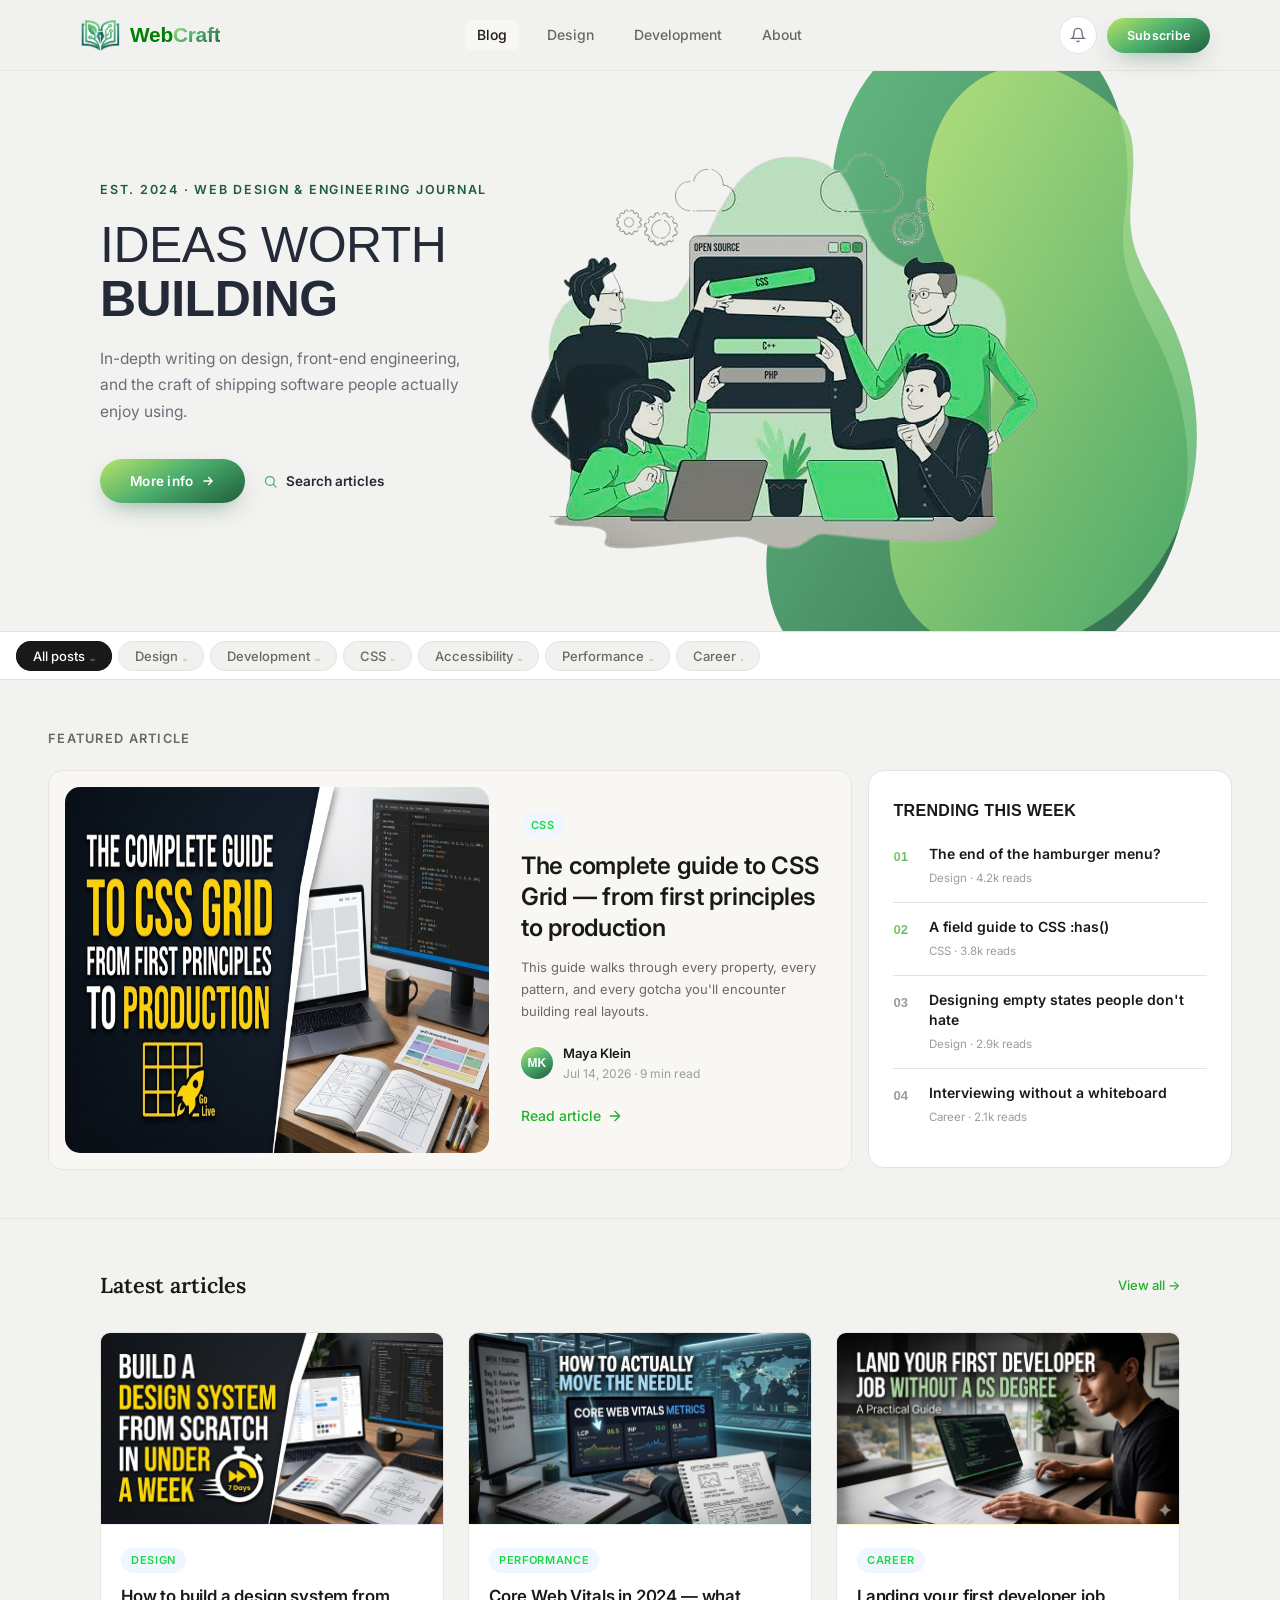
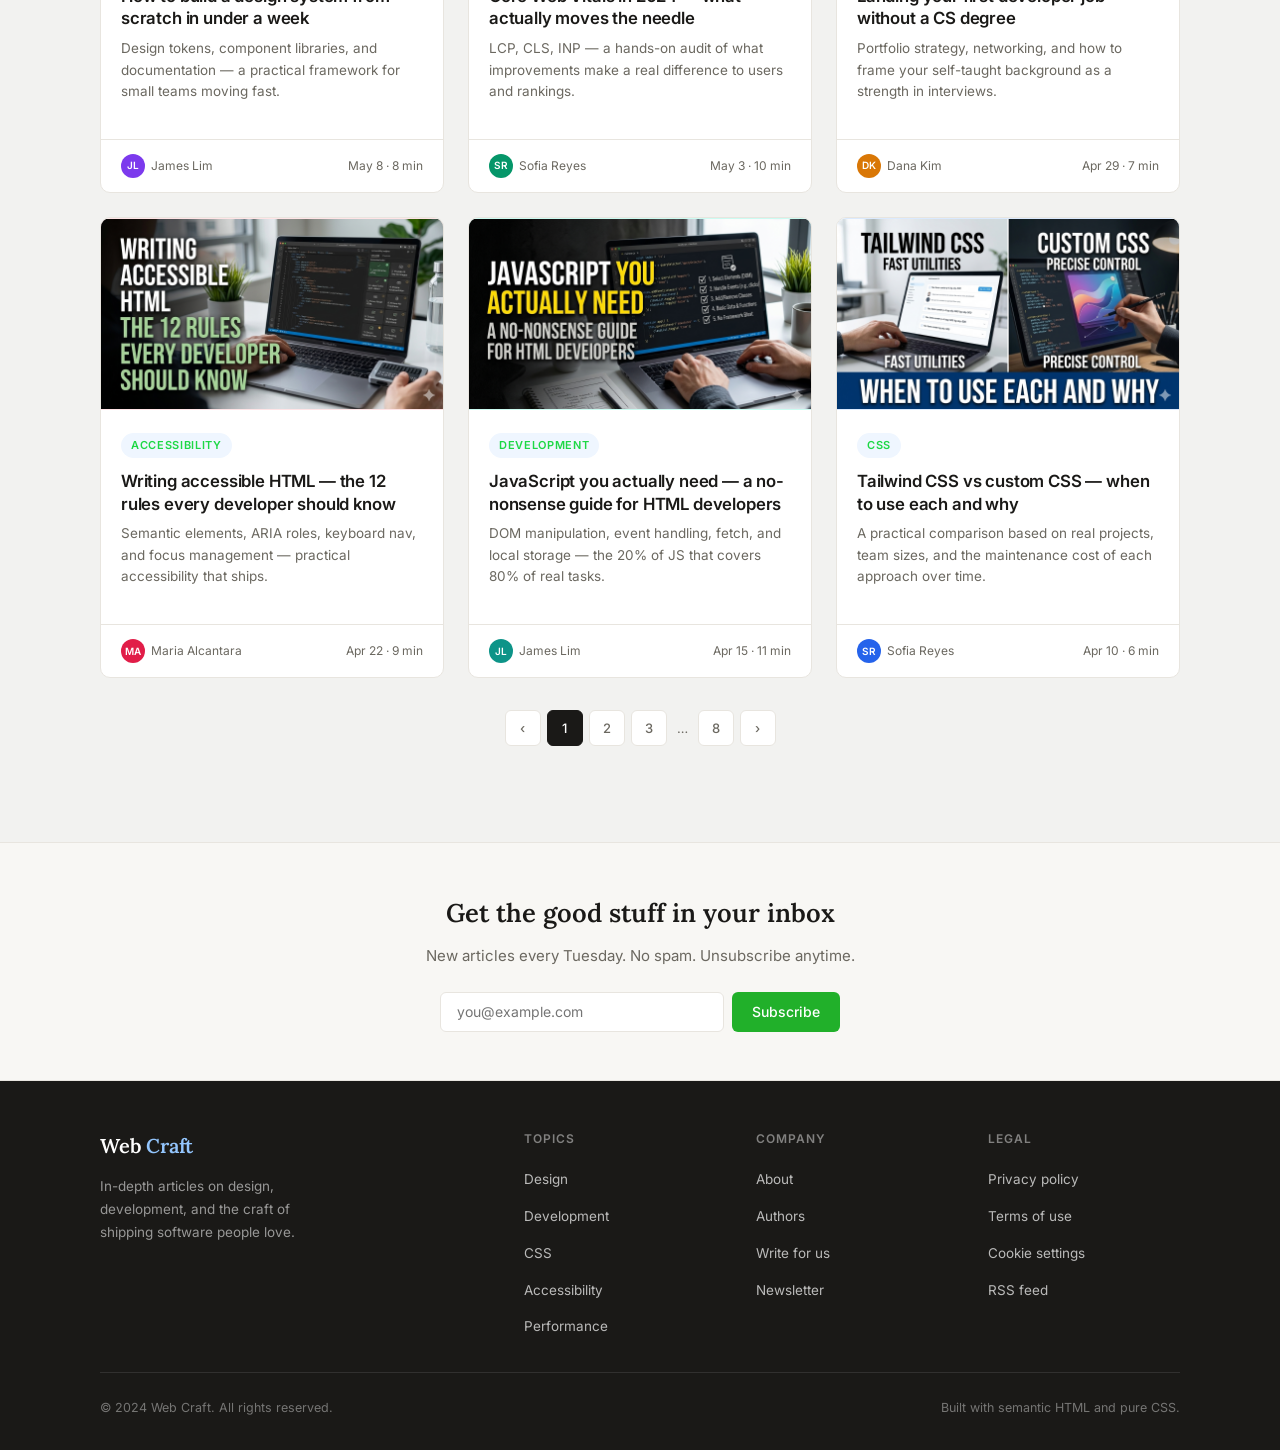
<file: index.html>
<!DOCTYPE html>
<html lang="en">
<head>
  <meta charset="UTF-8" />
  <meta name="viewport" content="width=device-width, initial-scale=1.0" />
  <meta name="description" content="The Craft — articles on design, development, and building things that last." />
  <title>Web Craft — Blog</title>
  <link rel="shortcut icon" href="assets/logo/logo-symbol1.png" type="image/x-icon">
  <link rel="preconnect" href="https://fonts.googleapis.com" />
  <link rel="preconnect" href="https://fonts.gstatic.com" crossorigin />
  <link href="https://fonts.googleapis.com/css2?family=Inter:wght@400;500;600&family=Lora:ital,wght@0,600;1,400&display=swap" rel="stylesheet" />
  <link rel="stylesheet" href="./assets/css/main.css">
  <script src="assets/js/index.js"></script>
</head>
<body>

  <!-- ════════════════════════════════════════════════════════
       SITE HEADER / NAV 
  ════════════════════════════════════════════════════════ -->
  <header class="site-header" role="banner">
    <div class="head-container">
      
      <a href="" class="logo">
        <img src="assets/logo/logo-symbol1.png" alt="" style="width: 40px;">  
        <p class="name">Web<span class="mark">Craft</span></p>
      </a>

      <nav class="nav-inner" aria-label="Main navigation">
        <ul class="nav-links" role="list">
          <li><a href="index.html" aria-current="page">Blog</a></li>
          <li><a href="pages/nav/design.html">Design</a></li>
          <li><a href="pages/nav/development.html">Development</a></li>
          <li><a href="pages/nav/about.html">About</a></li>
        </ul>
      </nav>

      <!-- Mobile nav (hidden by default) -->
      <nav id="mobile-nav" class="nav-mobile" aria-label="Mobile navigation">
        <a href="index.html">Blog</a>
        <a href="pages/nav/design.html">Design</a>
        <a href="pages/nav/development.html">Development</a>
        <a href="pages/nav/about.html">About</a>
        <!-- <a href="#newsletter" class="nav-cta">Subscribe</a> -->
      </nav>

      <div class="header-actions">
        <a href="#" class="circle-btn" aria-label="Notifications">
          <svg width="16" height="16" viewBox="0 0 24 24" fill="none" stroke="currentColor" stroke-width="2" stroke-linecap="round"><path d="M6 8a6 6 0 0 1 12 0c0 7 3 9 3 9H3s3-2 3-9"/><path d="M10.3 21a1.9 1.9 0 0 0 3.4 0"/></svg>
        </a>
        <button class="btn-pill small">Subscribe</button>

        <button class="nav-toggle" aria-expanded="false" aria-controls="mobile-nav" aria-label="Toggle navigation menu">
          <span></span><span></span><span></span>
        </button>
      </div>
    </div>
  </header>

  <!-- ════════════════════════════════════════════════════════
       MAIN CONTENT
  ════════════════════════════════════════════════════════ -->
  <main id="main-content">

    <!-- Hero -->
    <section class="hero">
      <div class="wrap hero-grid">
        <div class="hero-copy">
          <div class="eyebrow">Est. 2024 · Web design &amp; engineering journal</div>
          <h1 class="hero-title">Ideas worth<strong>Building</strong></h1>
          <p class="lede">
            In-depth writing on design, front-end engineering, and the craft of shipping software people actually enjoy using.
          </p>
          <div class="hero-cta-row">
            <button class="btn-pill">More info
              <svg width="14" height="14" viewBox="0 0 24 24" fill="none" stroke="currentColor" stroke-width="2.4" stroke-linecap="round"><path d="M5 12h14M13 6l6 6-6 6"/></svg>
            </button>
            <a href="#" class="search-link">
              <svg width="15" height="15" viewBox="0 0 24 24" fill="none" stroke="currentColor" stroke-width="2" stroke-linecap="round"><circle cx="11" cy="11" r="7"/><path d="m21 21-4.3-4.3"/></svg>
              Search articles
            </a>
          </div>
        </div>

         

        <div class="hero-media" aria-hidden="true">
          
          <svg viewBox="0 0 520 620" xmlns="http://www.w3.org/2000/svg">
            <defs>
              <linearGradient id="lg1" x1="0%" y1="0%" x2="100%" y2="100%">
                <stop offset="0%" stop-color="#C6EA7E"/>
                <stop offset="100%" stop-color="#4CAF6D"/>
              </linearGradient>
              <linearGradient id="lg2" x1="0%" y1="0%" x2="100%" y2="100%">
                <stop offset="0%" stop-color="#5FBE7E"/>
                <stop offset="100%" stop-color="#1E5C3D"/>
              </linearGradient>
              <!-- <linearGradient id="lg3" x1="0%" y1="100%" x2="100%" y2="0%">
                <stop offset="0%" stop-color="#1E5C3D"/>
                <stop offset="100%" stop-color="#3E8A63"/>
              </linearGradient>
              <linearGradient id="lg4" x1="0%" y1="0%" x2="0%" y2="100%">
                <stop offset="0%" stop-color="#E4F5C6"/>
                <stop offset="100%" stop-color="#8FD088"/>
              </linearGradient> -->
            </defs>

            <path d="M330 40C260 20 190 70 175 150C160 230 210 260 190 330C170 400 110 420 120 500C130 580 220 610 300 590C420 560 470 470 460 380C450 290 400 270 410 200C420 130 400 60 330 40Z" fill="url(#lg2)" opacity="0.92"/>
            <path d="M370 90C320 60 260 90 250 160C240 230 290 250 280 320C270 390 210 410 220 480C230 550 300 570 360 545C450 505 480 420 465 340C450 260 410 250 415 190C420 130 420 120 370 90Z" fill="url(#lg1)" opacity="0.85"/>
            <!-- <path d="M260 130C210 150 190 210 220 260C250 310 300 300 310 350C320 400 280 430 300 480C320 530 380 530 410 490C450 440 440 380 410 340C380 300 350 300 350 250C350 200 310 110 260 130Z" fill="url(#lg4)" opacity="0.8"/>
            <path d="M300 200C270 220 265 260 290 290C315 320 345 305 355 335C365 365 340 390 360 415C380 440 415 430 425 400C440 355 420 320 400 305C380 290 375 270 380 245C385 215 330 180 300 200Z" fill="url(#lg3)" opacity="0.9"/>
            <ellipse cx="150" cy="470" rx="55" ry="70" fill="url(#lg1)" opacity="0.55"/> -->
          </svg>
        </div>
        
        <div class="hero-img">
          <img src="assets/images/hero-img.png" alt="">
        </div>
      </div>

      <!-- <div class="wrap hero-footer-row">
        <div class="subtitle-card">
          <h3>Trending now</h3>
          <p>The end of the hamburger menu — a look at where mobile navigation is heading in 2026.</p>
        </div>
        <div class="digital-block">
          <h4>For developers &amp; designers</h4>
          <p>Weekly deep dives on the systems, tools, and decisions behind interfaces people love to use — written by people who ship.</p>
        </div>
      </div> -->
    </section>

    <!-- Category filter -->
    <section class="category-bar" aria-label="Filter by category">
      <ul class="category-list" role="list">
        <li><a class="category-chip active" aria-pressed="true">All posts<span class="count">312</span></button></a></li>
        <li><a class="category-chip" aria-pressed="false" href="pages/nav/design.html">Design<span class="count">45</span></button></a></li>
        <li><a class="category-chip" aria-pressed="false" href="pages/nav/development.html">Development<span class="count">125</span></button></a></li>
        <li><a class="category-chip" aria-pressed="false" href="pages/posts/category.html">CSS<span class="count">67</span></button></a></li>
        <li><a class="category-chip" aria-pressed="false">Accessibility<span class="count">89</span></button></a></li>
        <li><a class="category-chip" aria-pressed="false">Performance<span class="count">24</span></button></a></li>
        <li><a class="category-chip" aria-pressed="false">Career<span class="count">9</span></button></a></li>
      </ul>
    </section>

    <!-- Featured post -->
    <section class="featured" aria-labelledby="featured-heading">
      <p class="featured-label" id="featured-heading">Featured article</p>
      <div class="feat-container">
        
        <article class="featured-card">
          <img class="feat-img" src="assets/images/css-grid-guide.png" alt="Complete CSS Guide Thumbnail">
        
          <div class="featured-body">
            <span class="post-tag">CSS</span>
            <h3><a href="pages/posts/featured.html">The complete guide to CSS Grid — from first principles to production</a></h3>
            <p>This guide walks through every property, every pattern, and every gotcha you'll encounter building real layouts.</p>
            <div class="byline">
              <div class="avatar">MK</div>
              <div><div class="who">Maya Klein</div><div class="meta">Jul 14, 2026 · 9 min read</div></div>
            </div>
            <a href="pages/posts/featured.html" class="read-more" aria-label="Read the full article on CSS Grid">
              Read article
              <svg width="16" height="16" viewBox="0 0 24 24" fill="none" stroke="currentColor" stroke-width="2" aria-hidden="true">
                <path d="M5 12h14M12 5l7 7-7 7" stroke-linecap="round" stroke-linejoin="round"/>
              </svg>
            </a>
          </div>
        </article>

        <aside class="featured-aside">
          <div class="side-block">
            <h3>Trending this week</h3>
            <div class="trend-item rank-top"><span class="trend-num">01</span><div><h5><a href="#">The end of the hamburger menu?</a></h5><div class="meta">Design · 4.2k reads</div></div></div>
            <div class="trend-item rank-top"><span class="trend-num">02</span><div><h5><a href="#">A field guide to CSS :has()</a></h5><div class="meta">CSS · 3.8k reads</div></div></div>
            <div class="trend-item"><span class="trend-num">03</span><div><h5><a href="#">Designing empty states people don't hate</a></h5><div class="meta">Design · 2.9k reads</div></div></div>
            <div class="trend-item"><span class="trend-num">04</span><div><h5><a href="#">Interviewing without a whiteboard</a></h5><div class="meta">Career · 2.1k reads</div></div></div>
          </div>
        </aside>
      </div>
    </section>

    <!-- Post grid -->
    <section class="posts-section" aria-labelledby="latest-heading">
      <div class="container">
        <div class="posts-section-header">
          <h2 id="latest-heading">Latest articles</h2>
          <a href="#" class="view-all">View all →</a>
        </div>

        <div class="post-grid">

          <!-- Card 1 -->
          <article class="post-card">
            <div class="card-image img-purple" aria-hidden="true">
              <!-- <svg width="40" height="40" viewBox="0 0 24 24" fill="none" stroke="#7c3aed" stroke-width="1.5">
                <rect x="3" y="3" width="18" height="18" rx="2"/><path d="M3 9h18M9 21V9"/>
              </svg> -->
              <img src="assets/images/design-thumbnail.png" alt="Thumbnail">
            </div>
            <div class="card-body">
              <span class="post-tag">Design</span>
              <h3><a href="post.html">How to build a design system from scratch in under a week</a></h3>
              <p>Design tokens, component libraries, and documentation — a practical framework for small teams moving fast.</p>
            </div>
            <footer class="card-footer">
              <div class="card-author">
                <div class="avatar-sm av-purple" aria-hidden="true">JL</div>
                <span>James Lim</span>
              </div>
              <time datetime="2024-05-08">May 8 · 8 min</time>
            </footer>
          </article>

          <!-- Card 2 -->
          <article class="post-card">
            <div class="card-image img-green" aria-hidden="true">
              <!-- <svg width="40" height="40" viewBox="0 0 24 24" fill="none" stroke="#059669" stroke-width="1.5">
                <path d="M13 2L3 14h9l-1 8 10-12h-9l1-8z" stroke-linecap="round" stroke-linejoin="round"/>
              </svg> -->
              <img src="assets/images/core.png" alt="">
            </div>
            <div class="card-body">
              <span class="post-tag">Performance</span>
              <h3><a href="pages/posts/post2.html">Core Web Vitals in 2024 — what actually moves the needle</a></h3>
              <p>LCP, CLS, INP — a hands-on audit of what improvements make a real difference to users and rankings.</p>
            </div>
            <footer class="card-footer">
              <div class="card-author">
                <div class="avatar-sm av-green" aria-hidden="true">SR</div>
                <span>Sofia Reyes</span>
              </div>
              <time datetime="2024-05-03">May 3 · 10 min</time>
            </footer>
          </article>

          <!-- Card 3 -->
          <article class="post-card">
            <div class="card-image img-amber" aria-hidden="true">
              <!-- <svg width="40" height="40" viewBox="0 0 24 24" fill="none" stroke="#d97706" stroke-width="1.5">
                <path d="M12 2C6.48 2 2 6.48 2 12s4.48 10 10 10 10-4.48 10-10S17.52 2 12 2zm0 3c1.66 0 3 1.34 3 3s-1.34 3-3 3-3-1.34-3-3 1.34-3 3-3zm0 14.2c-2.5 0-4.71-1.28-6-3.22.03-1.99 4-3.08 6-3.08 1.99 0 5.97 1.09 6 3.08-1.29 1.94-3.5 3.22-6 3.22z"/>
              </svg> -->
              <img src="assets/images/cs-job-landing.png" alt="">
            </div>
            <div class="card-body">
              <span class="post-tag">Career</span>
              <h3><a href="pages/posts/post1.html">Landing your first developer job without a CS degree</a></h3>
              <p>Portfolio strategy, networking, and how to frame your self-taught background as a strength in interviews.</p>
            </div>
            <footer class="card-footer">
              <div class="card-author">
                <div class="avatar-sm av-amber" aria-hidden="true">DK</div>
                <span>Dana Kim</span>
              </div>
              <time datetime="2024-04-29">Apr 29 · 7 min</time>
            </footer>
          </article>

          <!-- Card 4 -->
          <article class="post-card">
            <div class="card-image img-rose" aria-hidden="true">
              <img src="assets/images/html-12-rules.png" alt="">
            </div>
            <div class="card-body">
              <span class="post-tag">Accessibility</span>
              <h3><a href="post.html">Writing accessible HTML — the 12 rules every developer should know</a></h3>
              <p>Semantic elements, ARIA roles, keyboard nav, and focus management — practical accessibility that ships.</p>
            </div>
            <footer class="card-footer">
              <div class="card-author">
                <div class="avatar-sm av-rose" aria-hidden="true">MA</div>
                <span>Maria Alcantara</span>
              </div>
              <time datetime="2024-04-22">Apr 22 · 9 min</time>
            </footer>
          </article>

          <!-- Card 5 -->
          <article class="post-card">
            <div class="card-image img-teal" aria-hidden="true">
              <img src="assets/images/js.png" alt="">
            </div>
            <div class="card-body">
              <span class="post-tag">Development</span>
              <h3><a href="post.html">JavaScript you actually need — a no-nonsense guide for HTML developers</a></h3>
              <p>DOM manipulation, event handling, fetch, and local storage — the 20% of JS that covers 80% of real tasks.</p>
            </div>
            <footer class="card-footer">
              <div class="card-author">
                <div class="avatar-sm av-teal" aria-hidden="true">JL</div>
                <span>James Lim</span>
              </div>
              <time datetime="2024-04-15">Apr 15 · 11 min</time>
            </footer>
          </article>

          <!-- Card 6 -->
          <article class="post-card">
            <div class="card-image img-blue" aria-hidden="true">
              <img src="assets/images/tw-cm.png" alt="">
            </div>
            <div class="card-body">
              <span class="post-tag">CSS</span>
              <h3><a href="post.html">Tailwind CSS vs custom CSS — when to use each and why</a></h3>
              <p>A practical comparison based on real projects, team sizes, and the maintenance cost of each approach over time.</p>
            </div>
            <footer class="card-footer">
              <div class="card-author">
                <div class="avatar-sm av-blue" aria-hidden="true">SR</div>
                <span>Sofia Reyes</span>
              </div>
              <time datetime="2024-04-10">Apr 10 · 6 min</time>
            </footer>
          </article>

        </div><!-- /.post-grid -->

        <!-- Pagination -->
        <nav class="pagination" aria-label="Pagination">
          <a href="#" class="page-btn" aria-label="Previous page">‹</a>
          <a href="#" class="page-btn current" aria-current="page" aria-label="Page 1">1</a>
          <a href="#" class="page-btn" aria-label="Page 2">2</a>
          <a href="#" class="page-btn" aria-label="Page 3">3</a>
          <span class="page-ellipsis" aria-hidden="true">…</span>
          <a href="#" class="page-btn" aria-label="Page 8">8</a>
          <a href="#" class="page-btn" aria-label="Next page">›</a>
        </nav>

      </div>
    </section>

    <!-- Newsletter -->
    <section class="newsletter" id="newsletter" aria-labelledby="newsletter-heading">
      <div class="container">
        <h2 id="newsletter-heading">Get the good stuff in your inbox</h2>
        <p>New articles every Tuesday. No spam. Unsubscribe anytime.</p>
        <form class="newsletter-form" action="#" method="post" novalidate>
          <label for="email-input" style="position:absolute;width:1px;height:1px;overflow:hidden;clip:rect(0,0,0,0)">Email address</label>
          <input
            id="email-input"
            type="email"
            name="email"
            placeholder="you@example.com"
            required
            autocomplete="email"
          />
          <button type="submit">Subscribe</button>
        </form>
      </div>
    </section>

    <!-- SIDEBAR -->

    <!-- <aside class="sidebar">
      <div class="side-block">
        <h3>Trending this week</h3>
        <div class="trend-item rank-top"><span class="trend-num">01</span><div><h5><a href="#">The end of the hamburger menu?</a></h5><div class="meta">Design · 4.2k reads</div></div></div>
        <div class="trend-item rank-top"><span class="trend-num">02</span><div><h5><a href="#">A field guide to CSS :has()</a></h5><div class="meta">CSS · 3.8k reads</div></div></div>
        <div class="trend-item"><span class="trend-num">03</span><div><h5><a href="#">Designing empty states people don't hate</a></h5><div class="meta">Design · 2.9k reads</div></div></div>
        <div class="trend-item"><span class="trend-num">04</span><div><h5><a href="#">Interviewing without a whiteboard</a></h5><div class="meta">Career · 2.1k reads</div></div></div>
      </div>

      <div class="side-block newsletter-block">
        <div class="eyebrow2">The Craft Letter</div>
        <h3>One good read, every Friday.</h3>
        <p>No spam, no filler — just the piece we'd want in our own inbox. Unsubscribe anytime.</p>
        <div class="nl-input-row">
          <input type="email" placeholder="you@email.com">
          <button>Subscribe for free</button>
        </div>
      </div>

      <div class="side-block">
        <h3>Browse by topic</h3>
        <div class="cat-list">
          <a href="#"><span class="name"><span class="dot"></span>Design</span><span class="n">84</span></a>
          <a href="#"><span class="name"><span class="dot"></span>Development</span><span class="n">96</span></a>
          <a href="#"><span class="name"><span class="dot"></span>CSS</span><span class="n">57</span></a>
          <a href="#"><span class="name"><span class="dot"></span>Accessibility</span><span class="n">31</span></a>
          <a href="#"><span class="name"><span class="dot"></span>Performance</span><span class="n">28</span></a>
          <a href="#"><span class="name"><span class="dot"></span>Career</span><span class="n">16</span></a>
        </div>
      </div>
    </aside> -->

  </main>

  <!-- ════════════════════════════════════════════════════════
       SITE FOOTER  (copy to every page)
  ════════════════════════════════════════════════════════ -->
  <footer class="site-footer" role="contentinfo">
    <div class="container">
      <div class="footer-grid">
        <div class="footer-brand">
          <div class="nav-logo" aria-label="The Craft home">Web <span style="color:#93c5fd">Craft</span></div>
          <p>In-depth articles on design, development, and the craft of shipping software people love.</p>
        </div>

        <div class="footer-col">
          <h4>Topics</h4>
          <ul role="list">
            <li><a href="#">Design</a></li>
            <li><a href="#">Development</a></li>
            <li><a href="#">CSS</a></li>
            <li><a href="#">Accessibility</a></li>
            <li><a href="#">Performance</a></li>
          </ul>
        </div>

        <div class="footer-col">
          <h4>Company</h4>
          <ul role="list">
            <li><a href="#">About</a></li>
            <li><a href="#">Authors</a></li>
            <li><a href="#">Write for us</a></li>
            <li><a href="#">Newsletter</a></li>
          </ul>
        </div>

        <div class="footer-col">
          <h4>Legal</h4>
          <ul role="list">
            <li><a href="#">Privacy policy</a></li>
            <li><a href="#">Terms of use</a></li>
            <li><a href="#">Cookie settings</a></li>
            <li><a href="#">RSS feed</a></li>
          </ul>
        </div>
      </div>

      <div class="footer-bottom">
        <p>© 2024 Web Craft. All rights reserved.</p>
        <p>Built with semantic HTML and pure CSS.</p>
      </div>
    </div>
  </footer>
</body>
</html>
</file>
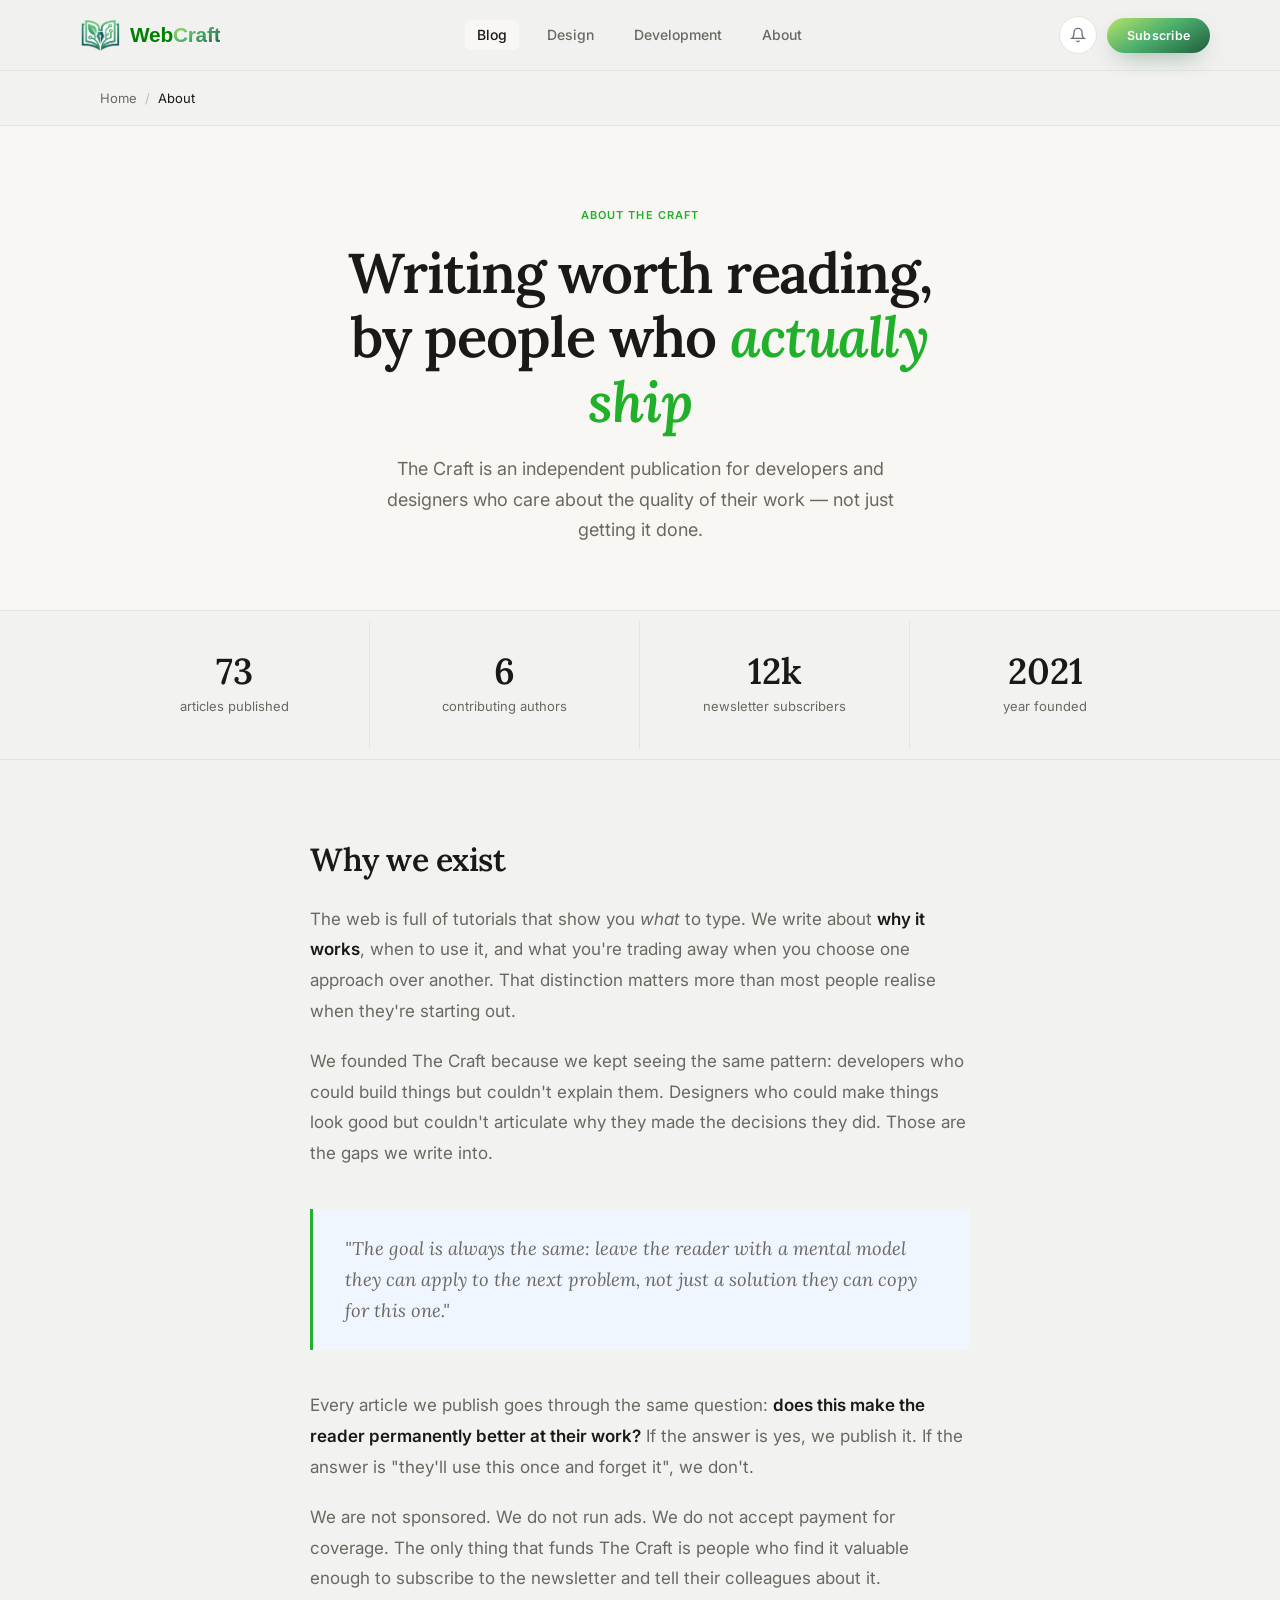
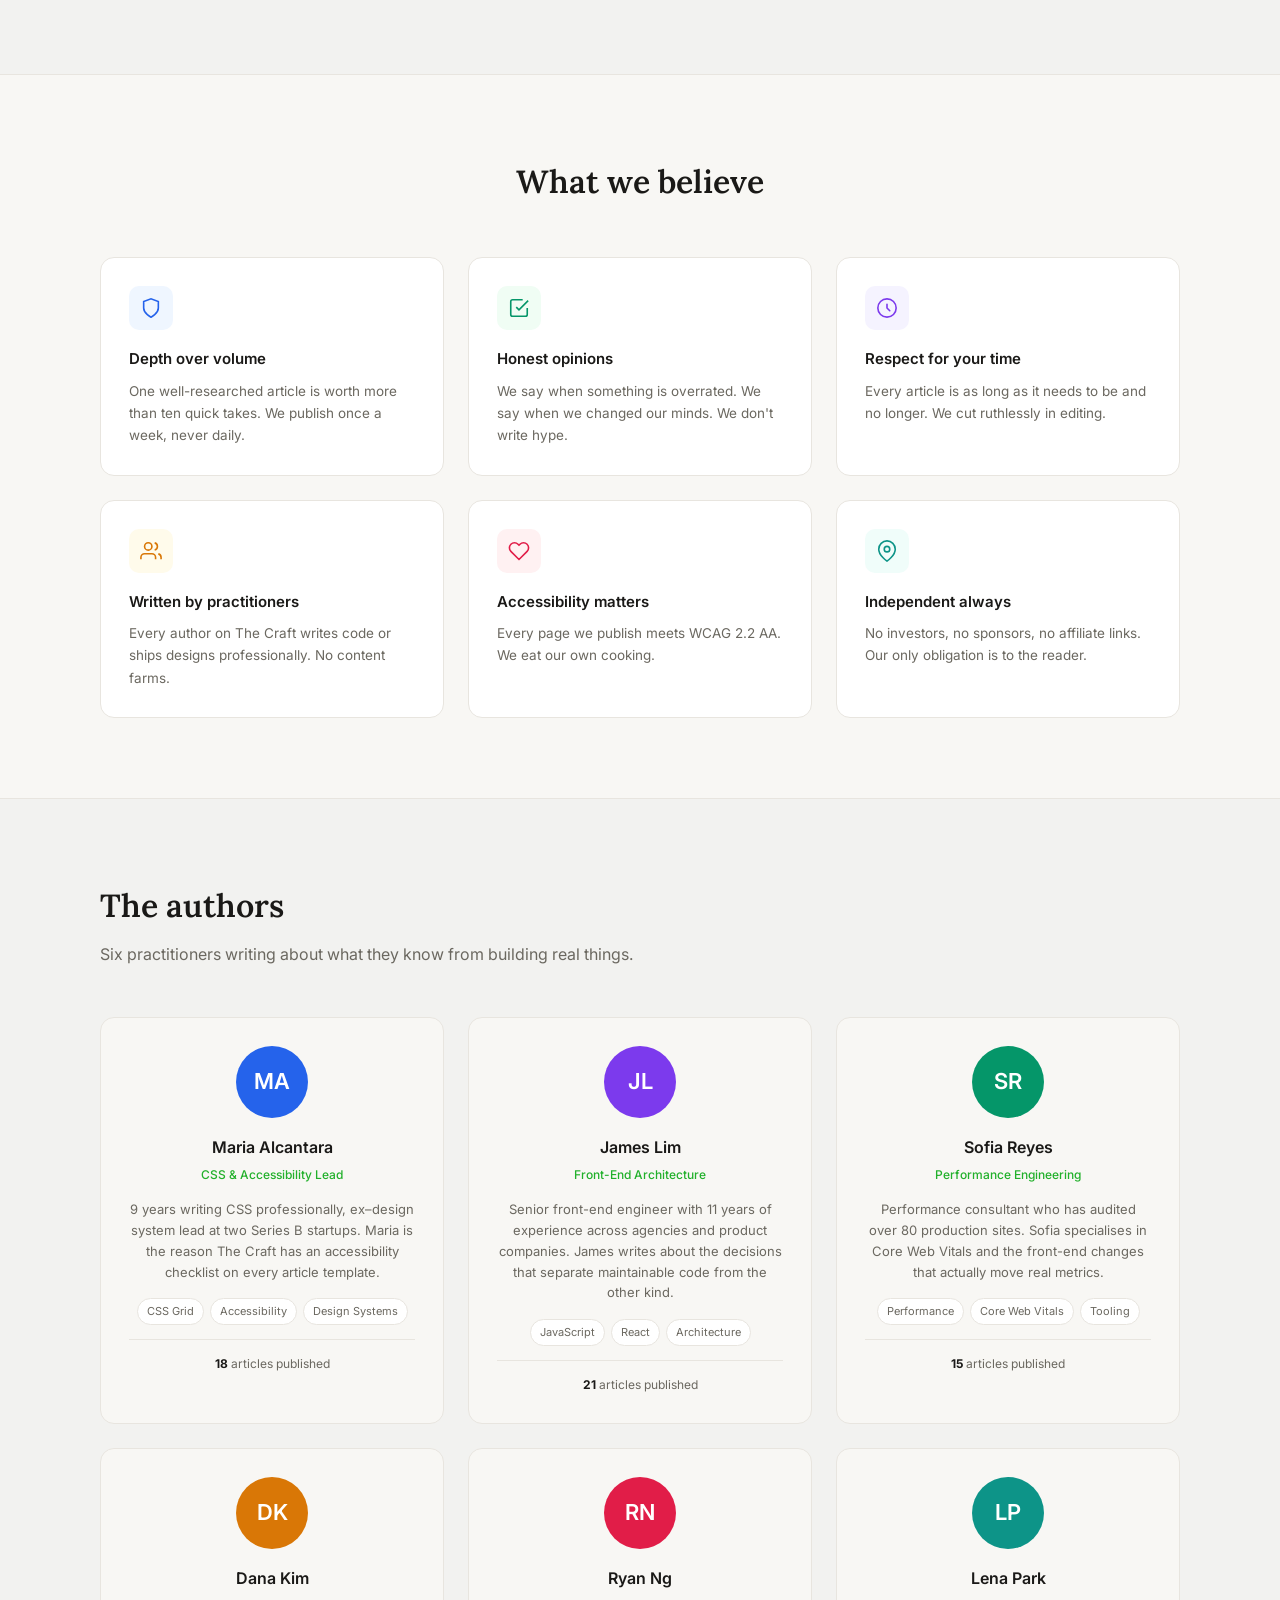
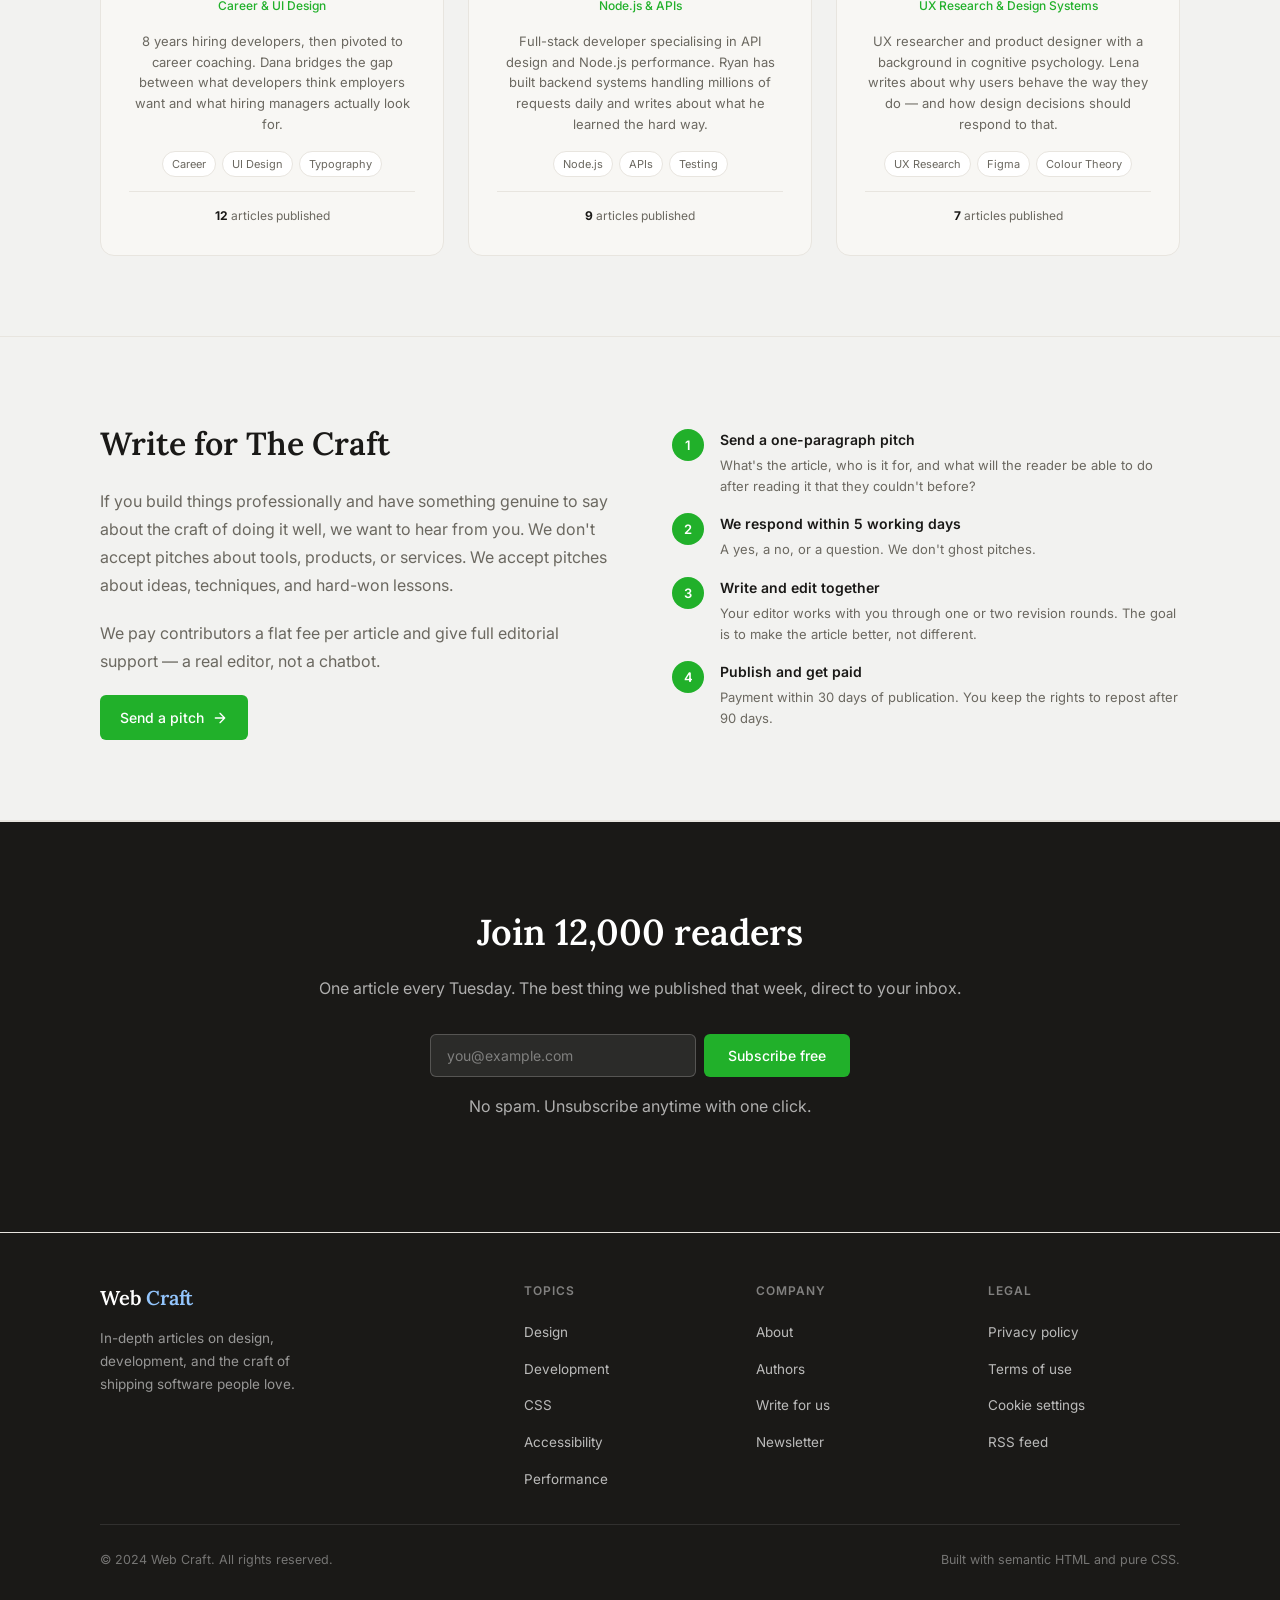
<file: pages/nav/about.html>
<!DOCTYPE html>
<html lang="en">
<head>
  <meta charset="UTF-8" />
  <meta name="viewport" content="width=device-width, initial-scale=1.0" />
  <meta name="description" content="The Craft is an independent publication covering design, front-end development, and the craft of shipping software people love." />
  <title>About — Web Craft</title>
  <link rel="shortcut icon" href="../../assets/logo/logo-symbol1.png" type="image/x-icon">
  <link rel="preconnect" href="https://fonts.googleapis.com" />
  <link rel="preconnect" href="https://fonts.gstatic.com" crossorigin />
  <link href="https://fonts.googleapis.com/css2?family=Inter:wght@400;500;600&family=Lora:ital,wght@0,600;1,400&display=swap" rel="stylesheet" />
  <link rel="stylesheet" href="../../assets/css/about.css">
  <script src="../../assets/js/index.js"></script>
</head>
<body>
  <a href="#main-content" class="skip-link">Skip to main content</a>

  <header class="site-header" role="banner">
    <div class="head-container">
      
      <a href="" class="logo">
        <img src="../../assets/logo/logo-symbol1.png" alt="" style="width: 40px;">  
        <p class="name">Web<span class="mark">Craft</span></p>
      </a>

      <nav class="nav-inner" aria-label="Main navigation">
        <ul class="nav-links" role="list">
          <li><a href="../../index.html" aria-current="page">Blog</a></li>
          <li><a href="../../pages/nav/design.html">Design</a></li>
          <li><a href="../../pages/nav/development.html">Development</a></li>
          <li><a href="../../pages/nav/about.html">About</a></li>
        </ul>
      </nav>

      <!-- Mobile nav (hidden by default) -->
      <nav id="mobile-nav" class="nav-mobile" aria-label="Mobile navigation">
        <a href="../../index.html">Blog</a>
        <a href="../../pages/nav/design.html">Design</a>
        <a href="../../pages/nav/development.html">Development</a>
        <a href="../../pages/nav/about.html">About</a>
        <!-- <a href="#newsletter" class="nav-cta">Subscribe</a> -->
      </nav>

      <div class="header-actions">
        <a href="#" class="circle-btn" aria-label="Notifications">
          <svg width="16" height="16" viewBox="0 0 24 24" fill="none" stroke="currentColor" stroke-width="2" stroke-linecap="round"><path d="M6 8a6 6 0 0 1 12 0c0 7 3 9 3 9H3s3-2 3-9"/><path d="M10.3 21a1.9 1.9 0 0 0 3.4 0"/></svg>
        </a>
        <button class="btn-pill small">Subscribe</button>

        <button class="nav-toggle" aria-expanded="false" aria-controls="mobile-nav" aria-label="Toggle navigation menu">
          <span></span><span></span><span></span>
        </button>
      </div>
    </div>
  </header>

  <main id="main-content">
    <nav class="breadcrumb" aria-label="Breadcrumb">
      <div class="container">
        <ol><li><a href="../../index.html">Home</a></li><li><span aria-current="page">About</span></li></ol>
      </div>
    </nav>

    <!-- HERO -->
    <section class="page-hero" aria-labelledby="about-heading">
      <div class="container">
        <p class="eyebrow">About The Craft</p>
        <h1 id="about-heading">Writing worth reading, by people who <span>actually ship</span></h1>
        <p>The Craft is an independent publication for developers and designers who care about the quality of their work — not just getting it done.</p>
      </div>
    </section>

    <!-- STATS -->
    <div class="stats-strip" aria-label="Publication statistics">
      <div class="container">
        <div class="stats-row" role="list">
          <div class="stat-cell" role="listitem">
            <div class="stat-value">73</div>
            <div class="stat-label">articles published</div>
          </div>
          <div class="stat-cell" role="listitem">
            <div class="stat-value">6</div>
            <div class="stat-label">contributing authors</div>
          </div>
          <div class="stat-cell" role="listitem">
            <div class="stat-value">12k</div>
            <div class="stat-label">newsletter subscribers</div>
          </div>
          <div class="stat-cell" role="listitem">
            <div class="stat-value">2021</div>
            <div class="stat-label">year founded</div>
          </div>
        </div>
      </div>
    </div>

    <!-- MISSION -->
    <section class="mission-section" aria-labelledby="mission-heading">
      <div class="prose-container">
        <h2 id="mission-heading">Why we exist</h2>
        <p>The web is full of tutorials that show you <em>what</em> to type. We write about <strong>why it works</strong>, when to use it, and what you're trading away when you choose one approach over another. That distinction matters more than most people realise when they're starting out.</p>
        <p>We founded The Craft because we kept seeing the same pattern: developers who could build things but couldn't explain them. Designers who could make things look good but couldn't articulate why they made the decisions they did. Those are the gaps we write into.</p>
        <blockquote>
          "The goal is always the same: leave the reader with a mental model they can apply to the next problem, not just a solution they can copy for this one."
        </blockquote>
        <p>Every article we publish goes through the same question: <strong>does this make the reader permanently better at their work?</strong> If the answer is yes, we publish it. If the answer is "they'll use this once and forget it", we don't.</p>
        <p>We are not sponsored. We do not run ads. We do not accept payment for coverage. The only thing that funds The Craft is people who find it valuable enough to subscribe to the newsletter and tell their colleagues about it.</p>
      </div>
    </section>

    <!-- VALUES -->
    <section class="values-section" aria-labelledby="values-heading">
      <div class="container">
        <h2 id="values-heading">What we believe</h2>
        <div class="values-grid">
          <div class="value-card">
            <div class="value-icon icon-blue" aria-hidden="true">
              <svg width="22" height="22" viewBox="0 0 24 24" fill="none" stroke="#2563eb" stroke-width="1.75"><path d="M12 22s8-4 8-10V5l-8-3-8 3v7c0 6 8 10 8 10z"/></svg>
            </div>
            <h3>Depth over volume</h3>
            <p>One well-researched article is worth more than ten quick takes. We publish once a week, never daily.</p>
          </div>
          <div class="value-card">
            <div class="value-icon icon-green" aria-hidden="true">
              <svg width="22" height="22" viewBox="0 0 24 24" fill="none" stroke="#059669" stroke-width="1.75"><polyline points="9 11 12 14 22 4"/><path d="M21 12v7a2 2 0 01-2 2H5a2 2 0 01-2-2V5a2 2 0 012-2h11"/></svg>
            </div>
            <h3>Honest opinions</h3>
            <p>We say when something is overrated. We say when we changed our minds. We don't write hype.</p>
          </div>
          <div class="value-card">
            <div class="value-icon icon-purple" aria-hidden="true">
              <svg width="22" height="22" viewBox="0 0 24 24" fill="none" stroke="#7c3aed" stroke-width="1.75"><circle cx="12" cy="12" r="10"/><path d="M12 8v4l3 3" stroke-linecap="round"/></svg>
            </div>
            <h3>Respect for your time</h3>
            <p>Every article is as long as it needs to be and no longer. We cut ruthlessly in editing.</p>
          </div>
          <div class="value-card">
            <div class="value-icon icon-amber" aria-hidden="true">
              <svg width="22" height="22" viewBox="0 0 24 24" fill="none" stroke="#d97706" stroke-width="1.75"><path d="M17 21v-2a4 4 0 00-4-4H5a4 4 0 00-4 4v2"/><circle cx="9" cy="7" r="4"/><path d="M23 21v-2a4 4 0 00-3-3.87"/><path d="M16 3.13a4 4 0 010 7.75"/></svg>
            </div>
            <h3>Written by practitioners</h3>
            <p>Every author on The Craft writes code or ships designs professionally. No content farms.</p>
          </div>
          <div class="value-card">
            <div class="value-icon icon-rose" aria-hidden="true">
              <svg width="22" height="22" viewBox="0 0 24 24" fill="none" stroke="#e11d48" stroke-width="1.75"><path d="M20.84 4.61a5.5 5.5 0 00-7.78 0L12 5.67l-1.06-1.06a5.5 5.5 0 00-7.78 7.78l1.06 1.06L12 21.23l7.78-7.78 1.06-1.06a5.5 5.5 0 000-7.78z"/></svg>
            </div>
            <h3>Accessibility matters</h3>
            <p>Every page we publish meets WCAG 2.2 AA. We eat our own cooking.</p>
          </div>
          <div class="value-card">
            <div class="value-icon icon-teal" aria-hidden="true">
              <svg width="22" height="22" viewBox="0 0 24 24" fill="none" stroke="#0d9488" stroke-width="1.75"><path d="M21 10c0 7-9 13-9 13s-9-6-9-13a9 9 0 0118 0z"/><circle cx="12" cy="10" r="3"/></svg>
            </div>
            <h3>Independent always</h3>
            <p>No investors, no sponsors, no affiliate links. Our only obligation is to the reader.</p>
          </div>
        </div>
      </div>
    </section>

    <!-- TEAM -->
    <section class="team-section" aria-labelledby="team-heading">
      <div class="container">
        <h2 id="team-heading">The authors</h2>
        <p class="subtitle">Six practitioners writing about what they know from building real things.</p>
        <div class="team-grid">

          <article class="author-card">
            <div class="author-img av-blue" aria-hidden="true">MA</div>
            <h3>Maria Alcantara</h3>
            <p class="author-role">CSS & Accessibility Lead</p>
            <p class="author-bio">9 years writing CSS professionally, ex–design system lead at two Series B startups. Maria is the reason The Craft has an accessibility checklist on every article template.</p>
            <div class="author-topics" aria-label="Topics covered">
              <span class="topic-tag">CSS Grid</span>
              <span class="topic-tag">Accessibility</span>
              <span class="topic-tag">Design Systems</span>
            </div>
            <span class="author-count"><strong>18</strong> articles published</span>
          </article>

          <article class="author-card">
            <div class="author-img av-purple" aria-hidden="true">JL</div>
            <h3>James Lim</h3>
            <p class="author-role">Front-End Architecture</p>
            <p class="author-bio">Senior front-end engineer with 11 years of experience across agencies and product companies. James writes about the decisions that separate maintainable code from the other kind.</p>
            <div class="author-topics" aria-label="Topics covered">
              <span class="topic-tag">JavaScript</span>
              <span class="topic-tag">React</span>
              <span class="topic-tag">Architecture</span>
            </div>
            <span class="author-count"><strong>21</strong> articles published</span>
          </article>

          <article class="author-card">
            <div class="author-img av-green" aria-hidden="true">SR</div>
            <h3>Sofia Reyes</h3>
            <p class="author-role">Performance Engineering</p>
            <p class="author-bio">Performance consultant who has audited over 80 production sites. Sofia specialises in Core Web Vitals and the front-end changes that actually move real metrics.</p>
            <div class="author-topics" aria-label="Topics covered">
              <span class="topic-tag">Performance</span>
              <span class="topic-tag">Core Web Vitals</span>
              <span class="topic-tag">Tooling</span>
            </div>
            <span class="author-count"><strong>15</strong> articles published</span>
          </article>

          <article class="author-card">
            <div class="author-img av-amber" aria-hidden="true">DK</div>
            <h3>Dana Kim</h3>
            <p class="author-role">Career & UI Design</p>
            <p class="author-bio">8 years hiring developers, then pivoted to career coaching. Dana bridges the gap between what developers think employers want and what hiring managers actually look for.</p>
            <div class="author-topics" aria-label="Topics covered">
              <span class="topic-tag">Career</span>
              <span class="topic-tag">UI Design</span>
              <span class="topic-tag">Typography</span>
            </div>
            <span class="author-count"><strong>12</strong> articles published</span>
          </article>

          <article class="author-card">
            <div class="author-img av-rose" aria-hidden="true">RN</div>
            <h3>Ryan Ng</h3>
            <p class="author-role">Node.js & APIs</p>
            <p class="author-bio">Full-stack developer specialising in API design and Node.js performance. Ryan has built backend systems handling millions of requests daily and writes about what he learned the hard way.</p>
            <div class="author-topics" aria-label="Topics covered">
              <span class="topic-tag">Node.js</span>
              <span class="topic-tag">APIs</span>
              <span class="topic-tag">Testing</span>
            </div>
            <span class="author-count"><strong>9</strong> articles published</span>
          </article>

          <article class="author-card">
            <div class="author-img av-teal" aria-hidden="true">LP</div>
            <h3>Lena Park</h3>
            <p class="author-role">UX Research & Design Systems</p>
            <p class="author-bio">UX researcher and product designer with a background in cognitive psychology. Lena writes about why users behave the way they do — and how design decisions should respond to that.</p>
            <div class="author-topics" aria-label="Topics covered">
              <span class="topic-tag">UX Research</span>
              <span class="topic-tag">Figma</span>
              <span class="topic-tag">Colour Theory</span>
            </div>
            <span class="author-count"><strong>7</strong> articles published</span>
          </article>

        </div>
      </div>
    </section>

    <!-- CONTRIBUTE -->
    <section class="contribute-section" aria-labelledby="contribute-heading">
      <div class="container">
        <div class="contribute-inner">
          <div>
            <h2 id="contribute-heading">Write for The Craft</h2>
            <p>If you build things professionally and have something genuine to say about the craft of doing it well, we want to hear from you. We don't accept pitches about tools, products, or services. We accept pitches about ideas, techniques, and hard-won lessons.</p>
            <p>We pay contributors a flat fee per article and give full editorial support — a real editor, not a chatbot.</p>
            <a href="mailto:hello@thecraft.dev" class="contribute-cta">
              Send a pitch
              <svg width="16" height="16" viewBox="0 0 24 24" fill="none" stroke="currentColor" stroke-width="2" aria-hidden="true"><path d="M5 12h14M12 5l7 7-7 7" stroke-linecap="round" stroke-linejoin="round"/></svg>
            </a>
          </div>
          <div>
            <ol class="process-list" aria-label="Contribution process">
              <li class="process-item">
                <div class="process-num" aria-hidden="true">1</div>
                <div class="process-body">
                  <h4>Send a one-paragraph pitch</h4>
                  <p>What's the article, who is it for, and what will the reader be able to do after reading it that they couldn't before?</p>
                </div>
              </li>
              <li class="process-item">
                <div class="process-num" aria-hidden="true">2</div>
                <div class="process-body">
                  <h4>We respond within 5 working days</h4>
                  <p>A yes, a no, or a question. We don't ghost pitches.</p>
                </div>
              </li>
              <li class="process-item">
                <div class="process-num" aria-hidden="true">3</div>
                <div class="process-body">
                  <h4>Write and edit together</h4>
                  <p>Your editor works with you through one or two revision rounds. The goal is to make the article better, not different.</p>
                </div>
              </li>
              <li class="process-item">
                <div class="process-num" aria-hidden="true">4</div>
                <div class="process-body">
                  <h4>Publish and get paid</h4>
                  <p>Payment within 30 days of publication. You keep the rights to repost after 90 days.</p>
                </div>
              </li>
            </ol>
          </div>
        </div>
      </div>
    </section>

    <!-- NEWSLETTER -->
    <section class="newsletter" id="newsletter" aria-labelledby="nl-heading">
      <div class="container">
        <h2 id="nl-heading">Join 12,000 readers</h2>
        <p>One article every Tuesday. The best thing we published that week, direct to your inbox.</p>
        <form class="nl-form" action="#" method="post" novalidate>
          <label for="nl-email" style="position:absolute;width:1px;height:1px;overflow:hidden;clip:rect(0,0,0,0)">Email address</label>
          <input id="nl-email" type="email" name="email" placeholder="you@example.com" required autocomplete="email" />
          <button type="submit">Subscribe free</button>
        </form>
        <p class="nl-note">No spam. Unsubscribe anytime with one click.</p>
      </div>
    </section>
  </main>

  <footer class="site-footer" role="contentinfo">
    <div class="container">
      <div class="footer-grid">
        <div class="footer-brand">
          <div class="nav-logo" aria-label="The Craft home">Web <span style="color:#93c5fd">Craft</span></div>
          <p>In-depth articles on design, development, and the craft of shipping software people love.</p>
        </div>
        <div class="footer-col"><h4>Topics</h4><ul><li><a href="design.html">Design</a></li><li><a href="development.html">Development</a></li><li><a href="category.html">CSS</a></li><li><a href="category.html">Accessibility</a></li><li><a href="category.html">Performance</a></li></ul></div>
        <div class="footer-col"><h4>Company</h4><ul><li><a href="about.html">About</a></li><li><a href="about.html">Authors</a></li><li><a href="#">Write for us</a></li><li><a href="#newsletter">Newsletter</a></li></ul></div>
        <div class="footer-col"><h4>Legal</h4><ul><li><a href="#">Privacy policy</a></li><li><a href="#">Terms of use</a></li><li><a href="#">Cookie settings</a></li><li><a href="#">RSS feed</a></li></ul></div>
      </div>
      <div class="footer-bottom">
        <p>© 2024 Web Craft. All rights reserved.</p>
        <p>Built with semantic HTML and pure CSS.</p>
      </div>
    </div>
  </footer>
</body>
</html>
</file>
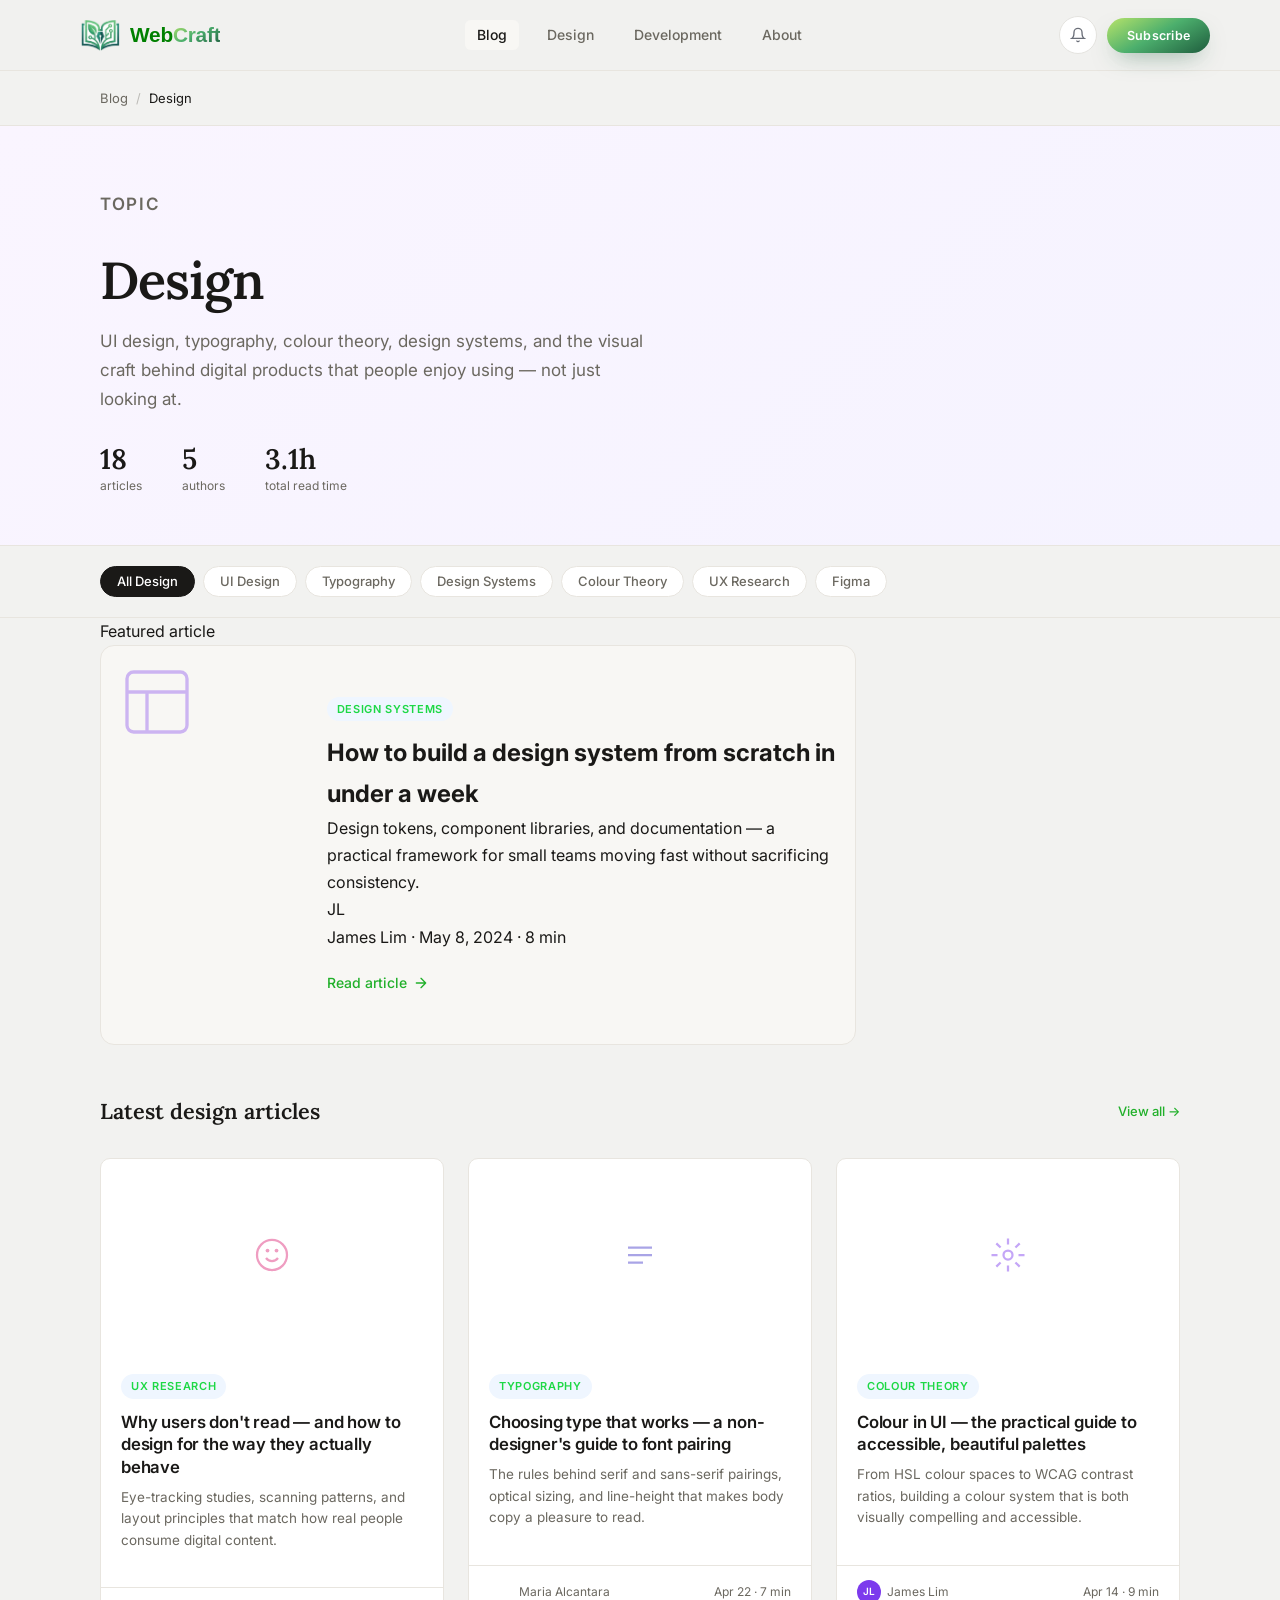
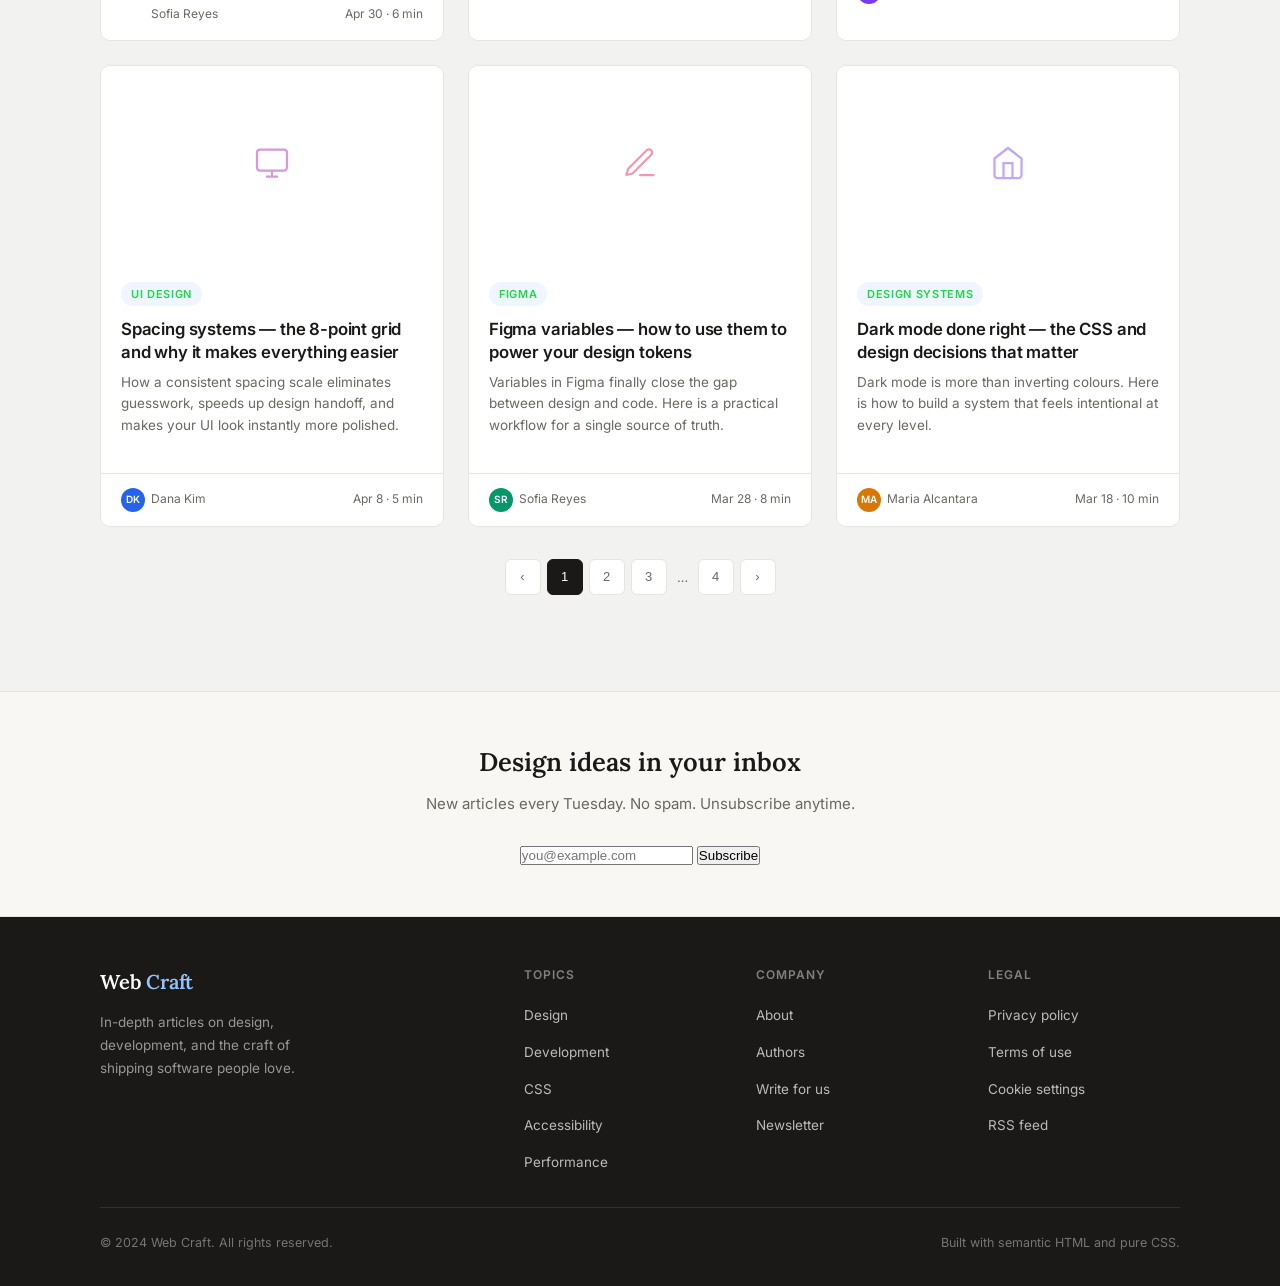
<file: pages/nav/design.html>
<!DOCTYPE html>
<html lang="en">
<head>
  <meta charset="UTF-8" />
  <meta name="viewport" content="width=device-width, initial-scale=1.0" />
  <meta name="description" content="Articles on UI design, typography, design systems, colour theory, and the visual craft behind great digital products." />
  <title>Design — Web Craft</title>
  <link rel="shortcut icon" href="../../assets/logo/logo-symbol1.png" type="image/x-icon">
  <link rel="preconnect" href="https://fonts.googleapis.com" />
  <link rel="preconnect" href="https://fonts.gstatic.com" crossorigin />
  <link href="https://fonts.googleapis.com/css2?family=Inter:wght@400;500;600&family=Lora:ital,wght@0,600;1,400&display=swap" rel="stylesheet" />
  <link rel="stylesheet" href="../../assets/css/main.css">
  <script src="../../assets/js/index.js"></script>
</head>
<body>
  <a href="#main-content" class="skip-link">Skip to main content</a>

  <header class="site-header" role="banner">
    <div class="head-container">
      
      <a href="" class="logo">
        <img src="../../assets/logo/logo-symbol1.png" alt="" style="width: 40px;">  
        <p class="name">Web<span class="mark">Craft</span></p>
      </a>

      <nav class="nav-inner" aria-label="Main navigation">
        <ul class="nav-links" role="list">
          <li><a href="../../index.html" aria-current="page">Blog</a></li>
          <li><a href="../../pages/nav/design.html">Design</a></li>
          <li><a href="../../pages/nav/development.html">Development</a></li>
          <li><a href="../../pages/nav/about.html">About</a></li>
        </ul>
      </nav>

      <!-- Mobile nav (hidden by default) -->
      <nav id="mobile-nav" class="nav-mobile" aria-label="Mobile navigation">
        <a href="../../index.html">Blog</a>
        <a href="../../pages/nav/design.html">Design</a>
        <a href="../../pages/nav/development.html">Development</a>
        <a href="../../pages/nav/about.html">About</a>
        <!-- <a href="#newsletter" class="nav-cta">Subscribe</a> -->
      </nav>

      <div class="header-actions">
        <a href="#" class="circle-btn" aria-label="Notifications">
          <svg width="16" height="16" viewBox="0 0 24 24" fill="none" stroke="currentColor" stroke-width="2" stroke-linecap="round"><path d="M6 8a6 6 0 0 1 12 0c0 7 3 9 3 9H3s3-2 3-9"/><path d="M10.3 21a1.9 1.9 0 0 0 3.4 0"/></svg>
        </a>
        <button class="btn-pill small">Subscribe</button>

        <button class="nav-toggle" aria-expanded="false" aria-controls="mobile-nav" aria-label="Toggle navigation menu">
          <span></span><span></span><span></span>
        </button>
      </div>
    </div>
  </header>

  <main id="main-content">
    <nav class="breadcrumb" aria-label="Breadcrumb">
      <div class="container">
        <ol>
          <li><a href="../../index.html">Blog</a></li>
          <li><span aria-current="page">Design</span></li>
        </ol>
      </div>
    </nav>

    <section class="cat-hero" aria-labelledby="cat-heading">
      <div class="container">
        <p class="cat-eyebrow">Topic</p>
        <h1 id="cat-heading">Design</h1>
        <p>UI design, typography, colour theory, design systems, and the visual craft behind digital products that people enjoy using — not just looking at.</p>
        <div class="cat-stats" role="group" aria-label="Design topic statistics">
          <div class="stat"><span class="stat-value">18</span><span class="stat-label">articles</span></div>
          <div class="stat"><span class="stat-value">5</span><span class="stat-label">authors</span></div>
          <div class="stat"><span class="stat-value">3.1h</span><span class="stat-label">total read time</span></div>
        </div>
      </div>
    </section>

    <div class="topic-bar" aria-label="Filter by design topic">
      <div class="container">
        <ul class="topic-list" role="list">
          <li><button class="topic-chip active" aria-pressed="true" onclick="setTopic(this)">All Design</button></li>
          <li><button class="topic-chip" aria-pressed="false" onclick="setTopic(this)">UI Design</button></li>
          <li><button class="topic-chip" aria-pressed="false" onclick="setTopic(this)">Typography</button></li>
          <li><button class="topic-chip" aria-pressed="false" onclick="setTopic(this)">Design Systems</button></li>
          <li><button class="topic-chip" aria-pressed="false" onclick="setTopic(this)">Colour Theory</button></li>
          <li><button class="topic-chip" aria-pressed="false" onclick="setTopic(this)">UX Research</button></li>
          <li><button class="topic-chip" aria-pressed="false" onclick="setTopic(this)">Figma</button></li>
        </ul>
      </div>
    </div>

    <section class="featured-section" aria-labelledby="featured-label">
      <div class="container">
        <p class="section-label" id="featured-label">Featured article</p>
        <article class="featured-card">
          <div class="feat-img" aria-hidden="true">
            <svg width="80" height="80" viewBox="0 0 24 24" fill="none" stroke="#7c3aed" stroke-width="1" opacity=".35">
              <rect x="3" y="3" width="18" height="18" rx="2"/><path d="M3 9h18M9 21V9"/>
            </svg>
          </div>
          <div class="feat-body">
            <span class="post-tag">Design Systems</span>
            <h2><a href="post.html">How to build a design system from scratch in under a week</a></h2>
            <p>Design tokens, component libraries, and documentation — a practical framework for small teams moving fast without sacrificing consistency.</p>
            <div class="post-meta">
              <div class="author-avatar" aria-hidden="true">JL</div>
              <span>James Lim</span>
              <span class="meta-dot" aria-hidden="true">·</span>
              <time datetime="2024-05-08">May 8, 2024</time>
              <span class="meta-dot" aria-hidden="true">·</span>
              <span>8 min</span>
            </div>
            <a href="post.html" class="read-more" aria-label="Read article: How to build a design system from scratch">
              Read article
              <svg width="16" height="16" viewBox="0 0 24 24" fill="none" stroke="currentColor" stroke-width="2" aria-hidden="true"><path d="M5 12h14M12 5l7 7-7 7" stroke-linecap="round" stroke-linejoin="round"/></svg>
            </a>
          </div>
        </article>
      </div>
    </section>

    <section class="posts-section" aria-labelledby="latest-label">
      <div class="container">
        <div class="posts-header">
          <h2 id="latest-label">Latest design articles</h2>
          <a href="#" class="view-all">View all →</a>
        </div>
        <div class="post-grid">

          <article class="post-card">
            <div class="card-img bg-pink" aria-hidden="true">
              <svg width="36" height="36" viewBox="0 0 24 24" fill="none" stroke="#db2777" stroke-width="1.5" opacity=".45"><circle cx="12" cy="12" r="10"/><path d="M8 14s1.5 2 4 2 4-2 4-2"/><line x1="9" y1="9" x2="9.01" y2="9" stroke-width="2.5" stroke-linecap="round"/><line x1="15" y1="9" x2="15.01" y2="9" stroke-width="2.5" stroke-linecap="round"/></svg>
            </div>
            <div class="card-body">
              <span class="post-tag">UX Research</span>
              <h3><a href="post.html">Why users don't read — and how to design for the way they actually behave</a></h3>
              <p>Eye-tracking studies, scanning patterns, and layout principles that match how real people consume digital content.</p>
            </div>
            <footer class="card-footer">
              <div class="card-author"><div class="avatar-sm av-pink" aria-hidden="true">SR</div><span>Sofia Reyes</span></div>
              <time datetime="2024-04-30">Apr 30 · 6 min</time>
            </footer>
          </article>

          <article class="post-card">
            <div class="card-img bg-indigo" aria-hidden="true">
              <svg width="36" height="36" viewBox="0 0 24 24" fill="none" stroke="#4338ca" stroke-width="1.5" opacity=".45"><path d="M4 7h16M4 12h16M4 17h10"/></svg>
            </div>
            <div class="card-body">
              <span class="post-tag">Typography</span>
              <h3><a href="post.html">Choosing type that works — a non-designer's guide to font pairing</a></h3>
              <p>The rules behind serif and sans-serif pairings, optical sizing, and line-height that makes body copy a pleasure to read.</p>
            </div>
            <footer class="card-footer">
              <div class="card-author"><div class="avatar-sm av-indigo" aria-hidden="true">MA</div><span>Maria Alcantara</span></div>
              <time datetime="2024-04-22">Apr 22 · 7 min</time>
            </footer>
          </article>

          <article class="post-card">
            <div class="card-img bg-violet" aria-hidden="true">
              <svg width="36" height="36" viewBox="0 0 24 24" fill="none" stroke="#7c3aed" stroke-width="1.5" opacity=".45"><circle cx="12" cy="12" r="3"/><path d="M12 1v4M12 19v4M4.22 4.22l2.83 2.83M16.95 16.95l2.83 2.83M1 12h4M19 12h4M4.22 19.78l2.83-2.83M16.95 7.05l2.83-2.83"/></svg>
            </div>
            <div class="card-body">
              <span class="post-tag">Colour Theory</span>
              <h3><a href="post.html">Colour in UI — the practical guide to accessible, beautiful palettes</a></h3>
              <p>From HSL colour spaces to WCAG contrast ratios, building a colour system that is both visually compelling and accessible.</p>
            </div>
            <footer class="card-footer">
              <div class="card-author"><div class="avatar-sm av-purple" aria-hidden="true">JL</div><span>James Lim</span></div>
              <time datetime="2024-04-14">Apr 14 · 9 min</time>
            </footer>
          </article>

          <article class="post-card">
            <div class="card-img bg-fuchsia" aria-hidden="true">
              <svg width="36" height="36" viewBox="0 0 24 24" fill="none" stroke="#a21caf" stroke-width="1.5" opacity=".45"><rect x="2" y="3" width="20" height="14" rx="2"/><path d="M8 21h8M12 17v4"/></svg>
            </div>
            <div class="card-body">
              <span class="post-tag">UI Design</span>
              <h3><a href="post.html">Spacing systems — the 8-point grid and why it makes everything easier</a></h3>
              <p>How a consistent spacing scale eliminates guesswork, speeds up design handoff, and makes your UI look instantly more polished.</p>
            </div>
            <footer class="card-footer">
              <div class="card-author"><div class="avatar-sm av-blue" aria-hidden="true">DK</div><span>Dana Kim</span></div>
              <time datetime="2024-04-08">Apr 8 · 5 min</time>
            </footer>
          </article>

          <article class="post-card">
            <div class="card-img bg-rose" aria-hidden="true">
              <svg width="36" height="36" viewBox="0 0 24 24" fill="none" stroke="#e11d48" stroke-width="1.5" opacity=".45"><path d="M12 20h9M16.5 3.5a2.121 2.121 0 013 3L7 19l-4 1 1-4L16.5 3.5z" stroke-linecap="round" stroke-linejoin="round"/></svg>
            </div>
            <div class="card-body">
              <span class="post-tag">Figma</span>
              <h3><a href="post.html">Figma variables — how to use them to power your design tokens</a></h3>
              <p>Variables in Figma finally close the gap between design and code. Here is a practical workflow for a single source of truth.</p>
            </div>
            <footer class="card-footer">
              <div class="card-author"><div class="avatar-sm av-green" aria-hidden="true">SR</div><span>Sofia Reyes</span></div>
              <time datetime="2024-03-28">Mar 28 · 8 min</time>
            </footer>
          </article>

          <article class="post-card">
            <div class="card-img bg-purple" aria-hidden="true">
              <svg width="36" height="36" viewBox="0 0 24 24" fill="none" stroke="#7c3aed" stroke-width="1.5" opacity=".45"><path d="M3 9l9-7 9 7v11a2 2 0 01-2 2H5a2 2 0 01-2-2z"/><polyline points="9 22 9 12 15 12 15 22"/></svg>
            </div>
            <div class="card-body">
              <span class="post-tag">Design Systems</span>
              <h3><a href="post.html">Dark mode done right — the CSS and design decisions that matter</a></h3>
              <p>Dark mode is more than inverting colours. Here is how to build a system that feels intentional at every level.</p>
            </div>
            <footer class="card-footer">
              <div class="card-author"><div class="avatar-sm av-amber" aria-hidden="true">MA</div><span>Maria Alcantara</span></div>
              <time datetime="2024-03-18">Mar 18 · 10 min</time>
            </footer>
          </article>

        </div>

        <nav class="pagination" aria-label="Pagination">
          <button class="page-btn" aria-label="Previous page">‹</button>
          <button class="page-btn current" aria-current="page" aria-label="Page 1">1</button>
          <button class="page-btn" aria-label="Page 2">2</button>
          <button class="page-btn" aria-label="Page 3">3</button>
          <span class="page-ellipsis" aria-hidden="true">…</span>
          <button class="page-btn" aria-label="Page 4">4</button>
          <button class="page-btn" aria-label="Next page">›</button>
        </nav>
      </div>
    </section>

    <section class="newsletter" id="newsletter" aria-labelledby="nl-heading">
      <div class="container">
        <h2 id="nl-heading">Design ideas in your inbox</h2>
        <p>New articles every Tuesday. No spam. Unsubscribe anytime.</p>
        <form class="nl-form" action="#" method="post" novalidate>
          <label for="nl-email" style="position:absolute;width:1px;height:1px;overflow:hidden;clip:rect(0,0,0,0)">Email address</label>
          <input id="nl-email" type="email" name="email" placeholder="you@example.com" required autocomplete="email" />
          <button type="submit">Subscribe</button>
        </form>
      </div>
    </section>
  </main>

  <footer class="site-footer" role="contentinfo">
    <div class="container">
      <div class="footer-grid">
        <div class="footer-brand">
          <div class="nav-logo" aria-label="The Craft home">Web <span style="color:#93c5fd">Craft</span></div>
          <p>In-depth articles on design, development, and the craft of shipping software people love.</p>
        </div>
        <div class="footer-col"><h4>Topics</h4><ul><li><a href="design.html">Design</a></li><li><a href="development.html">Development</a></li><li><a href="category.html">CSS</a></li><li><a href="category.html">Accessibility</a></li><li><a href="category.html">Performance</a></li></ul></div>
        <div class="footer-col"><h4>Company</h4><ul><li><a href="about.html">About</a></li><li><a href="about.html">Authors</a></li><li><a href="#">Write for us</a></li><li><a href="#newsletter">Newsletter</a></li></ul></div>
        <div class="footer-col"><h4>Legal</h4><ul><li><a href="#">Privacy policy</a></li><li><a href="#">Terms of use</a></li><li><a href="#">Cookie settings</a></li><li><a href="#">RSS feed</a></li></ul></div>
      </div>
      <div class="footer-bottom">
        <p>© 2024 Web Craft. All rights reserved.</p>
        <p>Built with semantic HTML and pure CSS.</p>
      </div>
    </div>
  </footer>
</body>
</html>
</file>
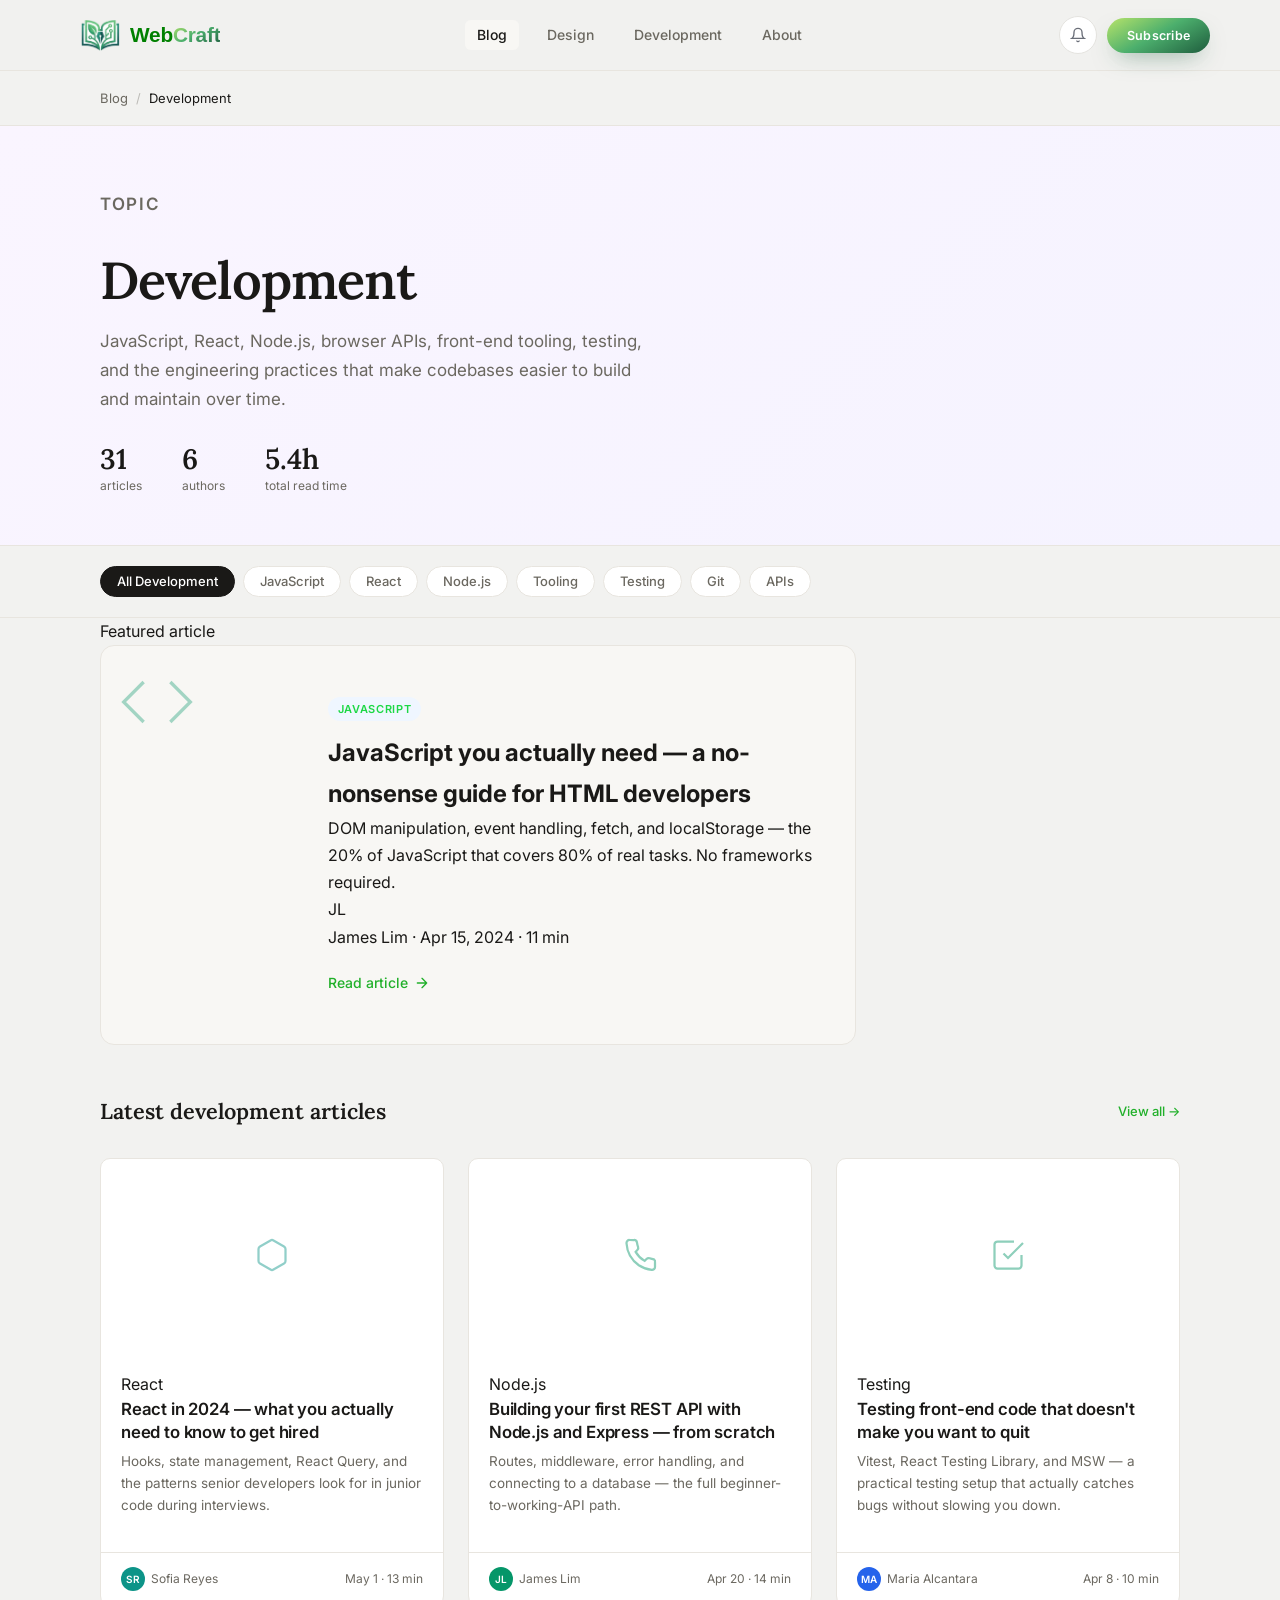
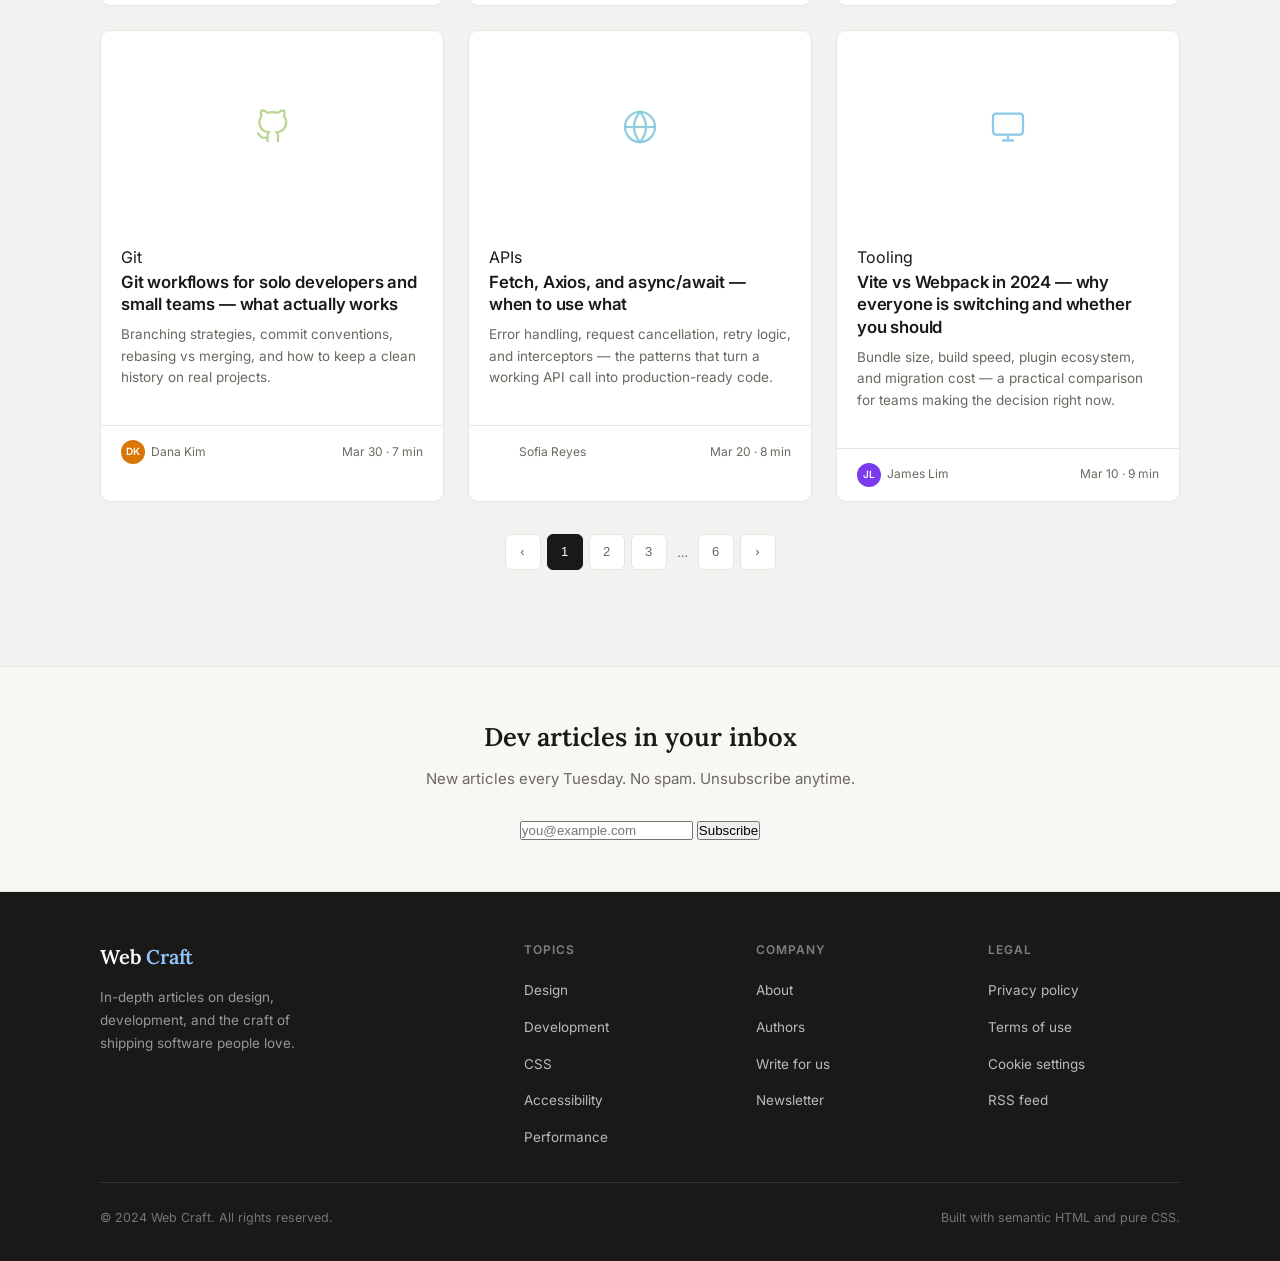
<file: pages/nav/development.html>
<!DOCTYPE html>
<html lang="en">
<head>
  <meta charset="UTF-8" />
  <meta name="viewport" content="width=device-width, initial-scale=1.0" />
  <meta name="description" content="Articles on JavaScript, React, Node.js, front-end tooling, testing, Git, and the engineering practices that make codebases easier to work in." />
  <title>Development — Web Craft</title>
  <link rel="shortcut icon" href="../../assets/logo/logo-symbol1.png" type="image/x-icon">
  <link rel="preconnect" href="https://fonts.googleapis.com" />
  <link rel="preconnect" href="https://fonts.gstatic.com" crossorigin />
  <link href="https://fonts.googleapis.com/css2?family=Inter:wght@400;500;600&family=Lora:ital,wght@0,600;1,400&display=swap" rel="stylesheet" />
  <link rel="stylesheet" href="../../assets/css/main.css">
  <script src="../../assets/js/index.js"></script>
</head>
<body>
  <a href="#main-content" class="skip-link">Skip to main content</a>

  <header class="site-header" role="banner">
    <div class="head-container">
      
      <a href="" class="logo">
        <img src="../../assets/logo/logo-symbol1.png" alt="" style="width: 40px;">  
        <p class="name">Web<span class="mark">Craft</span></p>
      </a>

      <nav class="nav-inner" aria-label="Main navigation">
        <ul class="nav-links" role="list">
          <li><a href="../../index.html" aria-current="page">Blog</a></li>
          <li><a href="../../pages/nav/design.html">Design</a></li>
          <li><a href="../../pages/nav/development.html">Development</a></li>
          <li><a href="../../pages/nav/about.html">About</a></li>
        </ul>
      </nav>

      <!-- Mobile nav (hidden by default) -->
      <nav id="mobile-nav" class="nav-mobile" aria-label="Mobile navigation">
        <a href="../..index.html">Blog</a>
        <a href="../../pages/nav/design.html">Design</a>
        <a href="../../pages/nav/development.html">Development</a>
        <a href="../../pages/nav/about.html">About</a>
        <!-- <a href="#newsletter" class="nav-cta">Subscribe</a> -->
      </nav>

      <div class="header-actions">
        <a href="#" class="circle-btn" aria-label="Notifications">
          <svg width="16" height="16" viewBox="0 0 24 24" fill="none" stroke="currentColor" stroke-width="2" stroke-linecap="round"><path d="M6 8a6 6 0 0 1 12 0c0 7 3 9 3 9H3s3-2 3-9"/><path d="M10.3 21a1.9 1.9 0 0 0 3.4 0"/></svg>
        </a>
        <button class="btn-pill small">Subscribe</button>

        <button class="nav-toggle" aria-expanded="false" aria-controls="mobile-nav" aria-label="Toggle navigation menu">
          <span></span><span></span><span></span>
        </button>
      </div>
    </div>
  </header>

  <main id="main-content">
    <nav class="breadcrumb" aria-label="Breadcrumb">
      <div class="container">
        <ol><li><a href="../../index.html">Blog</a></li><li><span aria-current="page">Development</span></li></ol>
      </div>
    </nav>

    <section class="cat-hero" aria-labelledby="cat-heading">
      <div class="container">
        <p class="cat-eyebrow">Topic</p>
        <h1 id="cat-heading">Development</h1>
        <p>JavaScript, React, Node.js, browser APIs, front-end tooling, testing, and the engineering practices that make codebases easier to build and maintain over time.</p>
        <div class="cat-stats" role="group">
          <div class="stat"><span class="stat-value">31</span><span class="stat-label">articles</span></div>
          <div class="stat"><span class="stat-value">6</span><span class="stat-label">authors</span></div>
          <div class="stat"><span class="stat-value">5.4h</span><span class="stat-label">total read time</span></div>
        </div>
      </div>
    </section>

    <div class="topic-bar" aria-label="Filter by development topic">
      <div class="container">
        <ul class="topic-list" role="list">
          <li><button class="topic-chip active" aria-pressed="true" onclick="setTopic(this)">All Development</button></li>
          <li><button class="topic-chip" aria-pressed="false" onclick="setTopic(this)">JavaScript</button></li>
          <li><button class="topic-chip" aria-pressed="false" onclick="setTopic(this)">React</button></li>
          <li><button class="topic-chip" aria-pressed="false" onclick="setTopic(this)">Node.js</button></li>
          <li><button class="topic-chip" aria-pressed="false" onclick="setTopic(this)">Tooling</button></li>
          <li><button class="topic-chip" aria-pressed="false" onclick="setTopic(this)">Testing</button></li>
          <li><button class="topic-chip" aria-pressed="false" onclick="setTopic(this)">Git</button></li>
          <li><button class="topic-chip" aria-pressed="false" onclick="setTopic(this)">APIs</button></li>
        </ul>
      </div>
    </div>

    <section class="featured-section" aria-labelledby="featured-label">
      <div class="container">
        <p class="section-label" id="featured-label">Featured article</p>
        <article class="featured-card">
          <div class="feat-img" aria-hidden="true">
            <svg width="80" height="80" viewBox="0 0 24 24" fill="none" stroke="#059669" stroke-width="1" opacity=".35">
              <polyline points="16 18 22 12 16 6"/><polyline points="8 6 2 12 8 18"/>
            </svg>
          </div>
          <div class="feat-body">
            <span class="post-tag">JavaScript</span>
            <h2><a href="post.html">JavaScript you actually need — a no-nonsense guide for HTML developers</a></h2>
            <p>DOM manipulation, event handling, fetch, and localStorage — the 20% of JavaScript that covers 80% of real tasks. No frameworks required.</p>
            <div class="post-meta">
              <div class="author-avatar" aria-hidden="true">JL</div>
              <span>James Lim</span>
              <span class="meta-dot" aria-hidden="true">·</span>
              <time datetime="2024-04-15">Apr 15, 2024</time>
              <span class="meta-dot" aria-hidden="true">·</span>
              <span>11 min</span>
            </div>
            <a href="post.html" class="read-more" aria-label="Read article on JavaScript essentials">
              Read article
              <svg width="16" height="16" viewBox="0 0 24 24" fill="none" stroke="currentColor" stroke-width="2" aria-hidden="true"><path d="M5 12h14M12 5l7 7-7 7" stroke-linecap="round" stroke-linejoin="round"/></svg>
            </a>
          </div>
        </article>
      </div>
    </section>

    <section class="posts-section" aria-labelledby="latest-label">
      <div class="container">
        <div class="posts-header">
          <h2 id="latest-label">Latest development articles</h2>
          <a href="#" class="view-all">View all →</a>
        </div>
        <div class="post-grid">

          <article class="post-card">
            <div class="card-img bg-teal" aria-hidden="true">
              <svg width="36" height="36" viewBox="0 0 24 24" fill="none" stroke="#0d9488" stroke-width="1.5" opacity=".45"><path d="M21 16V8a2 2 0 00-1-1.73l-7-4a2 2 0 00-2 0l-7 4A2 2 0 003 8v8a2 2 0 001 1.73l7 4a2 2 0 002 0l7-4A2 2 0 0021 16z"/></svg>
            </div>
            <div class="card-body">
              <span class="code-tag">React</span>
              <h3><a href="post.html">React in 2024 — what you actually need to know to get hired</a></h3>
              <p>Hooks, state management, React Query, and the patterns senior developers look for in junior code during interviews.</p>
            </div>
            <footer class="card-footer">
              <div class="card-author"><div class="avatar-sm av-teal" aria-hidden="true">SR</div><span>Sofia Reyes</span></div>
              <time datetime="2024-05-01">May 1 · 13 min</time>
            </footer>
          </article>

          <article class="post-card">
            <div class="card-img bg-green" aria-hidden="true">
              <svg width="36" height="36" viewBox="0 0 24 24" fill="none" stroke="#059669" stroke-width="1.5" opacity=".45"><path d="M22 16.92v3a2 2 0 01-2.18 2 19.79 19.79 0 01-8.63-3.07A19.5 19.5 0 013 4.18 2 2 0 015 2h3a2 2 0 012 1.72c.127.96.361 1.903.7 2.81a2 2 0 01-.45 2.11L9.09 9.91a16 16 0 006 6l1.27-1.27a2 2 0 012.11-.45c.907.339 1.85.573 2.81.7A2 2 0 0122 16.92z"/></svg>
            </div>
            <div class="card-body">
              <span class="code-tag">Node.js</span>
              <h3><a href="post.html">Building your first REST API with Node.js and Express — from scratch</a></h3>
              <p>Routes, middleware, error handling, and connecting to a database — the full beginner-to-working-API path.</p>
            </div>
            <footer class="card-footer">
              <div class="card-author"><div class="avatar-sm av-green" aria-hidden="true">JL</div><span>James Lim</span></div>
              <time datetime="2024-04-20">Apr 20 · 14 min</time>
            </footer>
          </article>

          <article class="post-card">
            <div class="card-img bg-emerald" aria-hidden="true">
              <svg width="36" height="36" viewBox="0 0 24 24" fill="none" stroke="#059669" stroke-width="1.5" opacity=".45"><polyline points="9 11 12 14 22 4"/><path d="M21 12v7a2 2 0 01-2 2H5a2 2 0 01-2-2V5a2 2 0 012-2h11"/></svg>
            </div>
            <div class="card-body">
              <span class="code-tag">Testing</span>
              <h3><a href="post.html">Testing front-end code that doesn't make you want to quit</a></h3>
              <p>Vitest, React Testing Library, and MSW — a practical testing setup that actually catches bugs without slowing you down.</p>
            </div>
            <footer class="card-footer">
              <div class="card-author"><div class="avatar-sm av-blue" aria-hidden="true">MA</div><span>Maria Alcantara</span></div>
              <time datetime="2024-04-08">Apr 8 · 10 min</time>
            </footer>
          </article>

          <article class="post-card">
            <div class="card-img bg-lime" aria-hidden="true">
              <svg width="36" height="36" viewBox="0 0 24 24" fill="none" stroke="#65a30d" stroke-width="1.5" opacity=".45"><path d="M9 19c-5 1.5-5-2.5-7-3m14 6v-3.87a3.37 3.37 0 00-.94-2.61c3.14-.35 6.44-1.54 6.44-7A5.44 5.44 0 0020 4.77 5.07 5.07 0 0019.91 1S18.73.65 16 2.48a13.38 13.38 0 00-7 0C6.27.65 5.09 1 5.09 1A5.07 5.07 0 005 4.77a5.44 5.44 0 00-1.5 3.78c0 5.42 3.3 6.61 6.44 7A3.37 3.37 0 009 18.13V22"/></svg>
            </div>
            <div class="card-body">
              <span class="code-tag">Git</span>
              <h3><a href="post.html">Git workflows for solo developers and small teams — what actually works</a></h3>
              <p>Branching strategies, commit conventions, rebasing vs merging, and how to keep a clean history on real projects.</p>
            </div>
            <footer class="card-footer">
              <div class="card-author"><div class="avatar-sm av-amber" aria-hidden="true">DK</div><span>Dana Kim</span></div>
              <time datetime="2024-03-30">Mar 30 · 7 min</time>
            </footer>
          </article>

          <article class="post-card">
            <div class="card-img bg-cyan" aria-hidden="true">
              <svg width="36" height="36" viewBox="0 0 24 24" fill="none" stroke="#0891b2" stroke-width="1.5" opacity=".45"><circle cx="12" cy="12" r="10"/><line x1="2" y1="12" x2="22" y2="12"/><path d="M12 2a15.3 15.3 0 014 10 15.3 15.3 0 01-4 10 15.3 15.3 0 01-4-10 15.3 15.3 0 014-10z"/></svg>
            </div>
            <div class="card-body">
              <span class="code-tag">APIs</span>
              <h3><a href="post.html">Fetch, Axios, and async/await — when to use what</a></h3>
              <p>Error handling, request cancellation, retry logic, and interceptors — the patterns that turn a working API call into production-ready code.</p>
            </div>
            <footer class="card-footer">
              <div class="card-author"><div class="avatar-sm av-sky" aria-hidden="true">SR</div><span>Sofia Reyes</span></div>
              <time datetime="2024-03-20">Mar 20 · 8 min</time>
            </footer>
          </article>

          <article class="post-card">
            <div class="card-img bg-sky" aria-hidden="true">
              <svg width="36" height="36" viewBox="0 0 24 24" fill="none" stroke="#0284c7" stroke-width="1.5" opacity=".45"><rect x="2" y="3" width="20" height="14" rx="2"/><line x1="8" y1="21" x2="16" y2="21"/><line x1="12" y1="17" x2="12" y2="21"/></svg>
            </div>
            <div class="card-body">
              <span class="code-tag">Tooling</span>
              <h3><a href="post.html">Vite vs Webpack in 2024 — why everyone is switching and whether you should</a></h3>
              <p>Bundle size, build speed, plugin ecosystem, and migration cost — a practical comparison for teams making the decision right now.</p>
            </div>
            <footer class="card-footer">
              <div class="card-author"><div class="avatar-sm av-purple" aria-hidden="true">JL</div><span>James Lim</span></div>
              <time datetime="2024-03-10">Mar 10 · 9 min</time>
            </footer>
          </article>

        </div>

        <nav class="pagination" aria-label="Pagination">
          <button class="page-btn" aria-label="Previous page">‹</button>
          <button class="page-btn current" aria-current="page" aria-label="Page 1">1</button>
          <button class="page-btn" aria-label="Page 2">2</button>
          <button class="page-btn" aria-label="Page 3">3</button>
          <span class="page-ellipsis" aria-hidden="true">…</span>
          <button class="page-btn" aria-label="Page 6">6</button>
          <button class="page-btn" aria-label="Next page">›</button>
        </nav>
      </div>
    </section>

    <section class="newsletter" id="newsletter" aria-labelledby="nl-heading">
      <div class="container">
        <h2 id="nl-heading">Dev articles in your inbox</h2>
        <p>New articles every Tuesday. No spam. Unsubscribe anytime.</p>
        <form class="nl-form" action="#" method="post" novalidate>
          <label for="nl-email" style="position:absolute;width:1px;height:1px;overflow:hidden;clip:rect(0,0,0,0)">Email address</label>
          <input id="nl-email" type="email" name="email" placeholder="you@example.com" required autocomplete="email" />
          <button type="submit">Subscribe</button>
        </form>
      </div>
    </section>
  </main>

  <footer class="site-footer" role="contentinfo">
    <div class="container">
      <div class="footer-grid">
        <div class="footer-brand">
          <div class="nav-logo" aria-label="The Craft home">Web <span style="color:#93c5fd">Craft</span></div>
          <p>In-depth articles on design, development, and the craft of shipping software people love.</p>
        </div>
        <div class="footer-col"><h4>Topics</h4><ul><li><a href="design.html">Design</a></li><li><a href="development.html">Development</a></li><li><a href="category.html">CSS</a></li><li><a href="category.html">Accessibility</a></li><li><a href="category.html">Performance</a></li></ul></div>
        <div class="footer-col"><h4>Company</h4><ul><li><a href="about.html">About</a></li><li><a href="about.html">Authors</a></li><li><a href="#">Write for us</a></li><li><a href="#newsletter">Newsletter</a></li></ul></div>
        <div class="footer-col"><h4>Legal</h4><ul><li><a href="#">Privacy policy</a></li><li><a href="#">Terms of use</a></li><li><a href="#">Cookie settings</a></li><li><a href="#">RSS feed</a></li></ul></div>
      </div>
      <div class="footer-bottom">
        <p>© 2024 Web Craft. All rights reserved.</p>
        <p>Built with semantic HTML and pure CSS.</p>
      </div>
    </div>
  </footer>
</body>
</html>
</file>
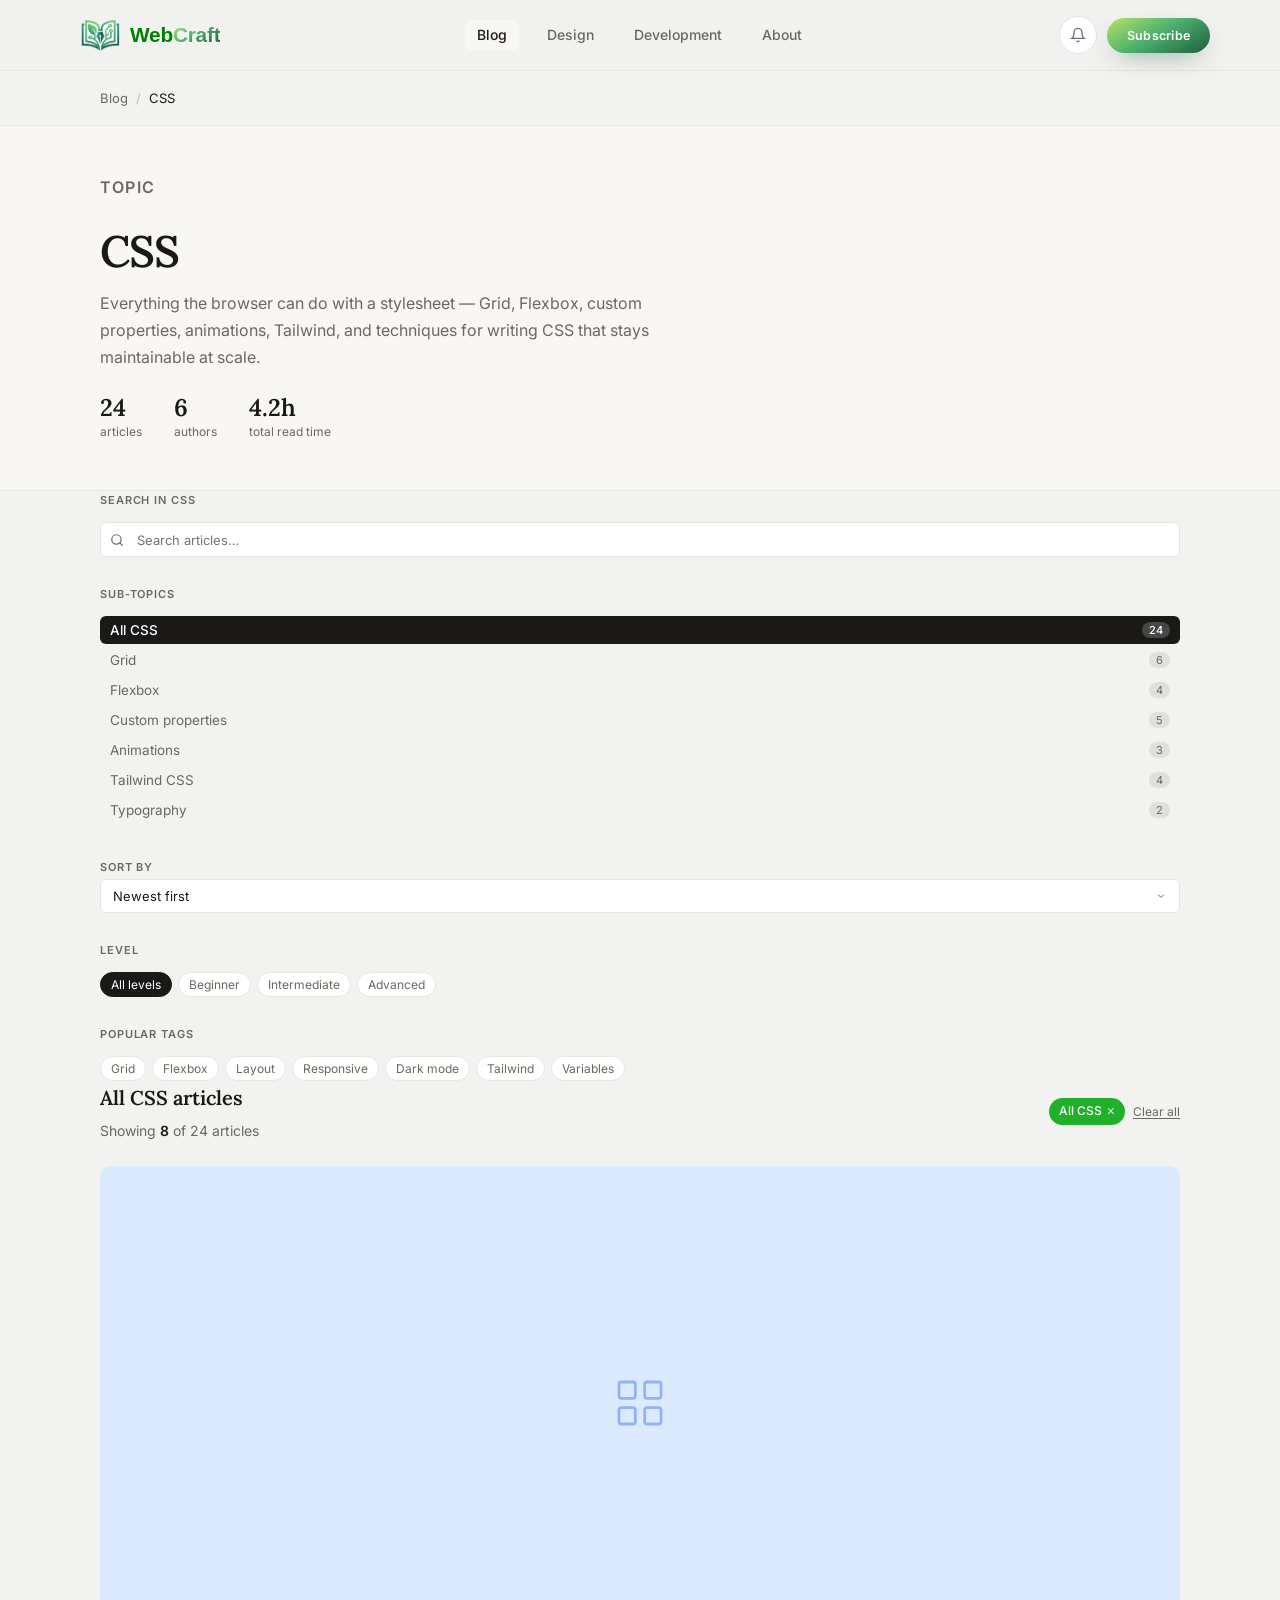
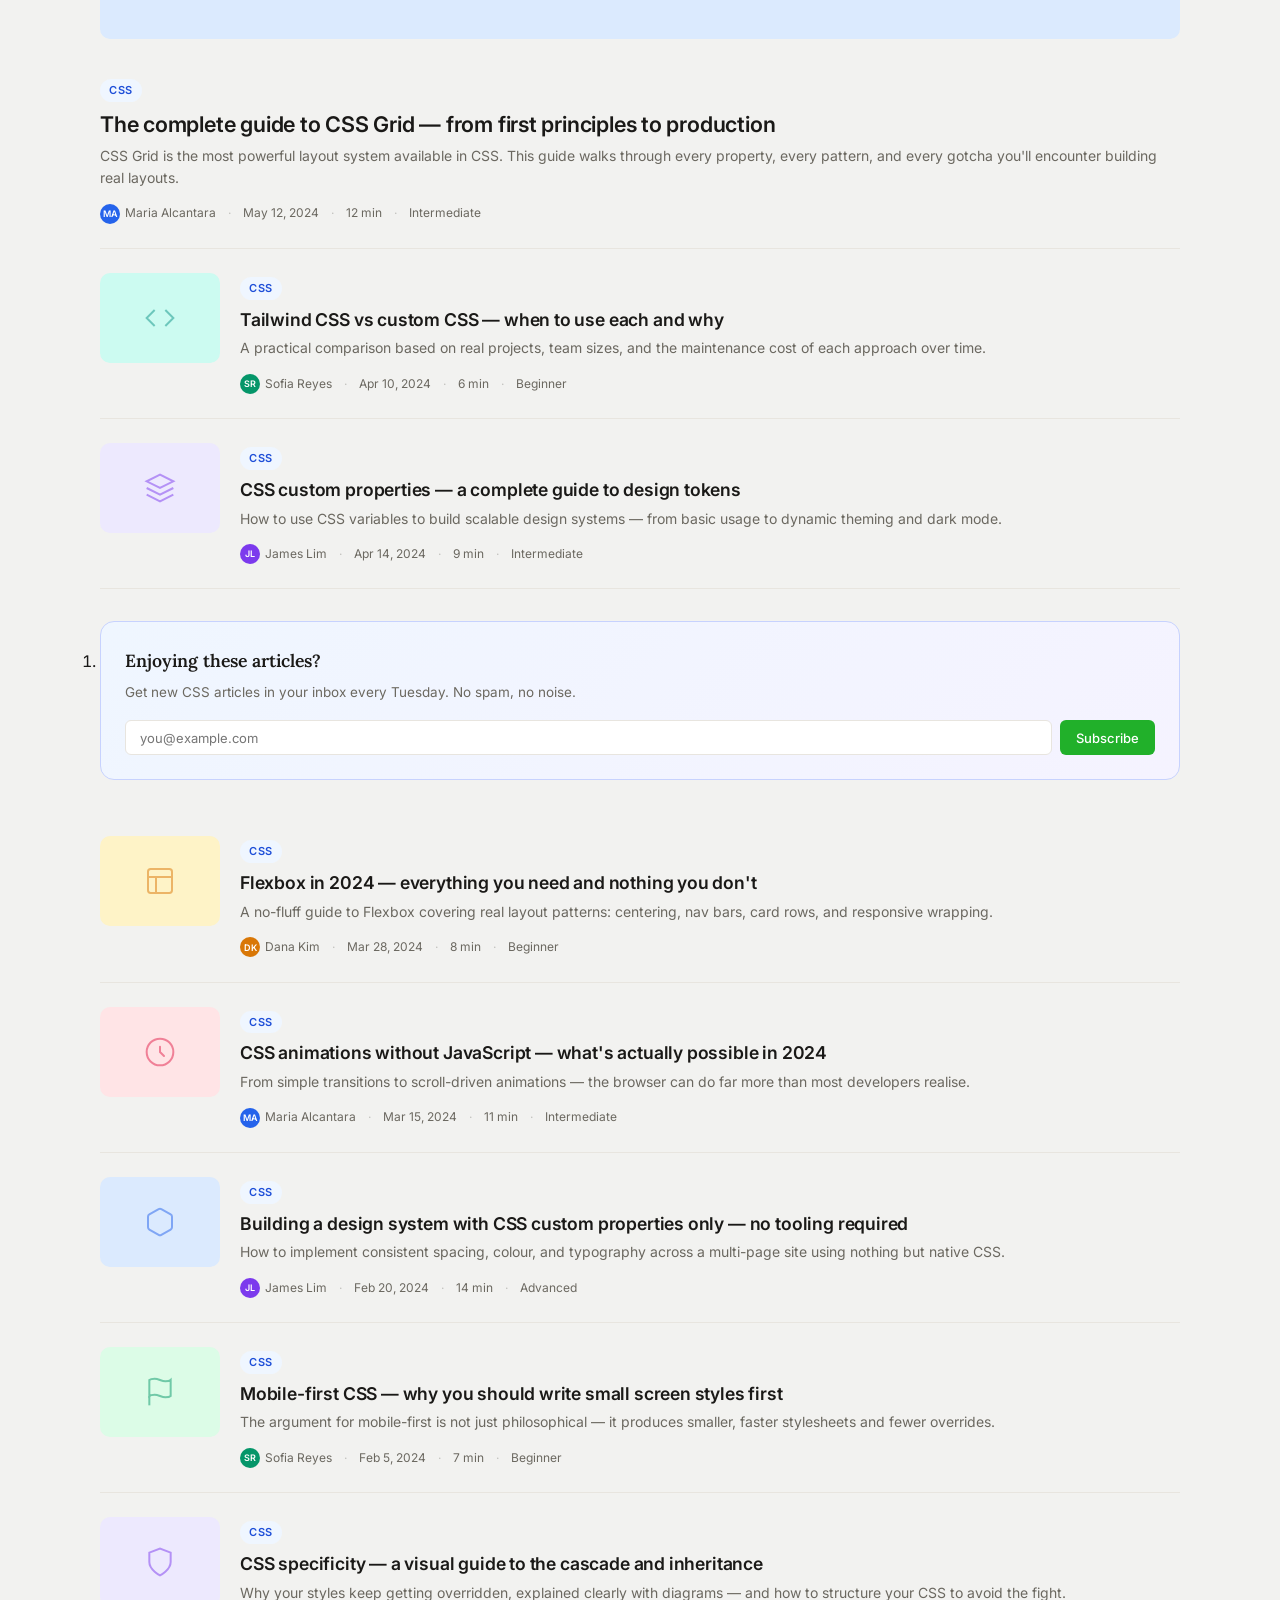
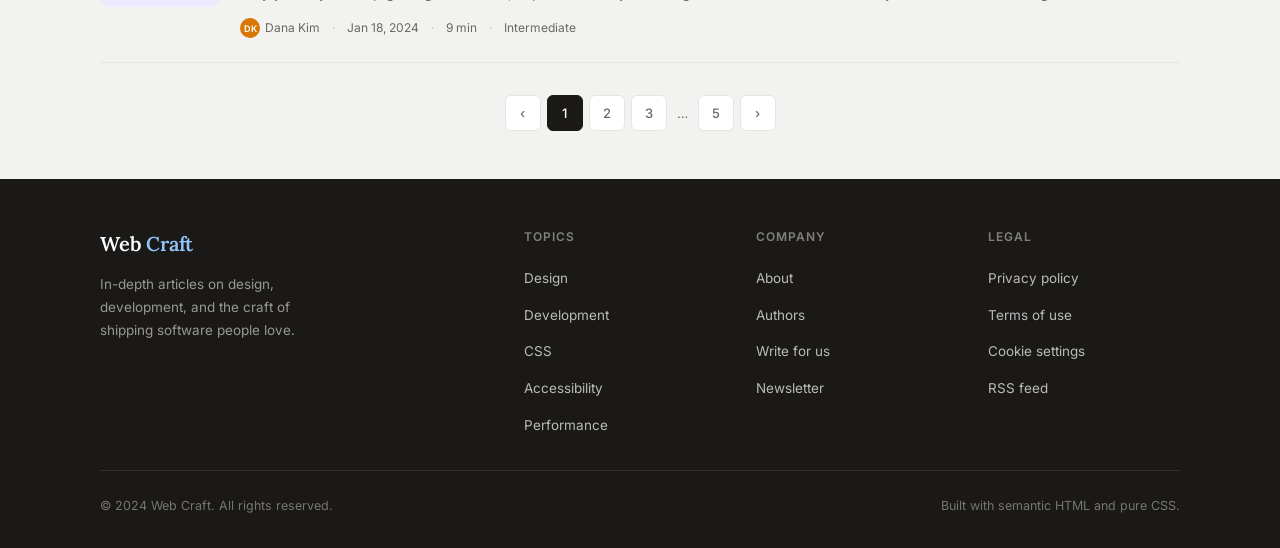
<file: pages/posts/category.html>
<!DOCTYPE html>
<html lang="en">
<head>
  <meta charset="UTF-8" />
  <meta name="viewport" content="width=device-width, initial-scale=1.0" />
  <meta name="description" content="All articles on CSS — Grid, Flexbox, custom properties, Tailwind, animations, and everything else the browser can do." />
  <title>CSS Articles — Web Craft</title>
  <link rel="shortcut icon" href="../../assets/logo/logo-symbol1.png" type="image/x-icon">
  <link rel="preconnect" href="https://fonts.googleapis.com" />
  <link rel="preconnect" href="https://fonts.gstatic.com" crossorigin />
  <link href="https://fonts.googleapis.com/css2?family=Inter:wght@400;500;600&family=Lora:ital,wght@0,600;1,400&display=swap" rel="stylesheet" />
  <link rel="stylesheet" href="../../assets/css/category.css">
  <script src="../../assets/js/index.js"></script>
</head>
<body>

  <a href="#main-content" class="skip-link">Skip to main content</a>

  <header class="site-header" role="banner">
    <div class="head-container">
      
      <a href="" class="logo">
        <img src="../../assets/logo/logo-symbol1.png" alt="" style="width: 40px;">  
        <p class="name">Web<span class="mark">Craft</span></p>
      </a>

      <nav class="nav-inner" aria-label="Main navigation">
        <ul class="nav-links" role="list">
          <li><a href="/index.html" aria-current="page">Blog</a></li>
          <li><a href="/pages/nav/design.html">Design</a></li>
          <li><a href="/pages/nav/development.html">Development</a></li>
          <li><a href="/pages/nav/about.html">About</a></li>
        </ul>
      </nav>

      <!-- Mobile nav (hidden by default) -->
      <nav id="mobile-nav" class="nav-mobile" aria-label="Mobile navigation">
        <a href="index.html">Blog</a>
        <a href="/pages/nav/design.html">Design</a>
        <a href="/pages/nav/development.html">Development</a>
        <a href="/pages/nav/about.html">About</a>
        <!-- <a href="#newsletter" class="nav-cta">Subscribe</a> -->
      </nav>

      <div class="header-actions">
        <a href="#" class="circle-btn" aria-label="Notifications">
          <svg width="16" height="16" viewBox="0 0 24 24" fill="none" stroke="currentColor" stroke-width="2" stroke-linecap="round"><path d="M6 8a6 6 0 0 1 12 0c0 7 3 9 3 9H3s3-2 3-9"/><path d="M10.3 21a1.9 1.9 0 0 0 3.4 0"/></svg>
        </a>
        <button class="btn-pill small">Subscribe</button>

        <button class="nav-toggle" aria-expanded="false" aria-controls="mobile-nav" aria-label="Toggle navigation menu">
          <span></span><span></span><span></span>
        </button>
      </div>
    </div>
  </header>

  <main id="main-content">

    <!-- Breadcrumb -->
    <nav class="breadcrumb" aria-label="Breadcrumb">
      <div class="container">
        <ol>
          <li><a href="index.html">Blog</a></li>
          <li><span aria-current="page">CSS</span></li>
        </ol>
      </div>
    </nav>

    <!-- Category hero -->
    <section class="category-hero" aria-labelledby="category-heading">
      <div class="container">
        <p class="category-eyebrow">Topic</p>
        <h1 id="category-heading">CSS</h1>
        <p>Everything the browser can do with a stylesheet — Grid, Flexbox, custom properties, animations, Tailwind, and techniques for writing CSS that stays maintainable at scale.</p>
        <div class="category-stats" role="group" aria-label="Category statistics">
          <div class="stat">
            <span class="stat-value">24</span>
            <span class="stat-label">articles</span>
          </div>
          <div class="stat">
            <span class="stat-value">6</span>
            <span class="stat-label">authors</span>
          </div>
          <div class="stat">
            <span class="stat-value">4.2h</span>
            <span class="stat-label">total read time</span>
          </div>
        </div>
      </div>
    </section>

    <!-- Page layout -->
    <div class="container">
      <div class="page-layout">

        <!-- Filter sidebar -->
        <aside id="filter-sidebar" class="filter-sidebar" aria-label="Filter and search articles">

          <!-- Search -->
          <div class="filter-section">
            <p class="filter-heading" id="search-label">Search in CSS</p>
            <div class="search-box">
              <label for="search-articles" class="sr-only" style="position:absolute;width:1px;height:1px;overflow:hidden;clip:rect(0,0,0,0)">Search CSS articles</label>
              <svg width="14" height="14" viewBox="0 0 24 24" fill="none" stroke="#6b6860" stroke-width="2" aria-hidden="true"><circle cx="11" cy="11" r="8"/><path d="M21 21l-4.35-4.35" stroke-linecap="round"/></svg>
              <input id="search-articles" type="search" placeholder="Search articles…" aria-labelledby="search-label" />
            </div>
          </div>

          <!-- Sub-topics -->
          <div class="filter-section">
            <p class="filter-heading">Sub-topics</p>
            <ul class="filter-list" role="list">
              <li>
                <button class="filter-item active" aria-pressed="true" onclick="setFilter(this)">
                  All CSS <span class="filter-count">24</span>
                </button>
              </li>
              <li>
                <button class="filter-item" aria-pressed="false" onclick="setFilter(this)">
                  Grid <span class="filter-count">6</span>
                </button>
              </li>
              <li>
                <button class="filter-item" aria-pressed="false" onclick="setFilter(this)">
                  Flexbox <span class="filter-count">4</span>
                </button>
              </li>
              <li>
                <button class="filter-item" aria-pressed="false" onclick="setFilter(this)">
                  Custom properties <span class="filter-count">5</span>
                </button>
              </li>
              <li>
                <button class="filter-item" aria-pressed="false" onclick="setFilter(this)">
                  Animations <span class="filter-count">3</span>
                </button>
              </li>
              <li>
                <button class="filter-item" aria-pressed="false" onclick="setFilter(this)">
                  Tailwind CSS <span class="filter-count">4</span>
                </button>
              </li>
              <li>
                <button class="filter-item" aria-pressed="false" onclick="setFilter(this)">
                  Typography <span class="filter-count">2</span>
                </button>
              </li>
            </ul>
          </div>

          <!-- Sort -->
          <div class="filter-section">
            <label class="filter-heading" for="sort-select">Sort by</label>
            <select id="sort-select" class="sort-select" aria-label="Sort articles by">
              <option value="newest">Newest first</option>
              <option value="oldest">Oldest first</option>
              <option value="popular">Most popular</option>
              <option value="read-time-asc">Shortest read</option>
              <option value="read-time-desc">Longest read</option>
            </select>
          </div>

          <!-- Level filter -->
          <div class="filter-section">
            <p class="filter-heading">Level</p>
            <div class="tag-cloud" role="group" aria-label="Filter by skill level">
              <button class="tag-btn active" aria-pressed="true" onclick="toggleTag(this)">All levels</button>
              <button class="tag-btn" aria-pressed="false" onclick="toggleTag(this)">Beginner</button>
              <button class="tag-btn" aria-pressed="false" onclick="toggleTag(this)">Intermediate</button>
              <button class="tag-btn" aria-pressed="false" onclick="toggleTag(this)">Advanced</button>
            </div>
          </div>

          <!-- Popular tags -->
          <div class="filter-section">
            <p class="filter-heading">Popular tags</p>
            <div class="tag-cloud" role="group" aria-label="Filter by tag">
              <button class="tag-btn" aria-pressed="false" onclick="toggleTag(this)">Grid</button>
              <button class="tag-btn" aria-pressed="false" onclick="toggleTag(this)">Flexbox</button>
              <button class="tag-btn" aria-pressed="false" onclick="toggleTag(this)">Layout</button>
              <button class="tag-btn" aria-pressed="false" onclick="toggleTag(this)">Responsive</button>
              <button class="tag-btn" aria-pressed="false" onclick="toggleTag(this)">Dark mode</button>
              <button class="tag-btn" aria-pressed="false" onclick="toggleTag(this)">Tailwind</button>
              <button class="tag-btn" aria-pressed="false" onclick="toggleTag(this)">Variables</button>
            </div>
          </div>

        </aside>

        <!-- Article list -->
        <section aria-labelledby="results-heading">

          <div class="content-header">
            <div>
              <h2 id="results-heading" style="font-family:var(--font-serif);font-size:1.25rem;font-weight:600;margin-bottom:4px">All CSS articles</h2>
              <p class="results-count">Showing <strong>8</strong> of 24 articles</p>
            </div>
            <div class="active-filter-row" aria-label="Active filters" id="active-filters">
              <span class="active-filter">
                All CSS
                <button onclick="clearFilter()" aria-label="Remove filter: All CSS">×</button>
              </span>
              <button class="clear-all" onclick="clearAllFilters()" aria-label="Clear all filters">Clear all</button>
            </div>
          </div>

          <ol class="post-list" aria-label="CSS articles">

            <!-- Featured / first result -->
            <li class="post-list-item featured-result">
              <div class="list-thumb th-blue" aria-hidden="true">
                <svg width="56" height="56" viewBox="0 0 24 24" fill="none" stroke="#2563eb" stroke-width="1.2" opacity=".4">
                  <rect x="3" y="3" width="7" height="7" rx="1"/><rect x="14" y="3" width="7" height="7" rx="1"/><rect x="3" y="14" width="7" height="7" rx="1"/><rect x="14" y="14" width="7" height="7" rx="1"/>
                </svg>
              </div>
              <div class="list-body">
                <span class="post-tag tag-css">CSS</span>
                <h2><a href="post.html">The complete guide to CSS Grid — from first principles to production</a></h2>
                <p>CSS Grid is the most powerful layout system available in CSS. This guide walks through every property, every pattern, and every gotcha you'll encounter building real layouts.</p>
                <div class="list-meta">
                  <div class="author-mini">
                    <div class="av-mini av-blue" aria-hidden="true">MA</div>
                    <span>Maria Alcantara</span>
                  </div>
                  <span class="meta-sep" aria-hidden="true">·</span>
                  <time datetime="2024-05-12">May 12, 2024</time>
                  <span class="meta-sep" aria-hidden="true">·</span>
                  <span>12 min</span>
                  <span class="meta-sep" aria-hidden="true">·</span>
                  <span>Intermediate</span>
                </div>
              </div>
            </li>

            <!-- Article 2 -->
            <li class="post-list-item">
              <div class="list-thumb th-teal" aria-hidden="true">
                <svg width="32" height="32" viewBox="0 0 24 24" fill="none" stroke="#0d9488" stroke-width="1.5" opacity=".5">
                  <polyline points="16 18 22 12 16 6"/><polyline points="8 6 2 12 8 18"/>
                </svg>
              </div>
              <div class="list-body">
                <span class="post-tag tag-css">CSS</span>
                <h2><a href="post.html">Tailwind CSS vs custom CSS — when to use each and why</a></h2>
                <p>A practical comparison based on real projects, team sizes, and the maintenance cost of each approach over time.</p>
                <div class="list-meta">
                  <div class="author-mini">
                    <div class="av-mini av-green" aria-hidden="true">SR</div>
                    <span>Sofia Reyes</span>
                  </div>
                  <span class="meta-sep" aria-hidden="true">·</span>
                  <time datetime="2024-04-10">Apr 10, 2024</time>
                  <span class="meta-sep" aria-hidden="true">·</span>
                  <span>6 min</span>
                  <span class="meta-sep" aria-hidden="true">·</span>
                  <span>Beginner</span>
                </div>
              </div>
            </li>

            <!-- Article 3 -->
            <li class="post-list-item">
              <div class="list-thumb th-purple" aria-hidden="true">
                <svg width="32" height="32" viewBox="0 0 24 24" fill="none" stroke="#7c3aed" stroke-width="1.5" opacity=".5">
                  <path d="M12 2L2 7l10 5 10-5-10-5zM2 17l10 5 10-5M2 12l10 5 10-5"/>
                </svg>
              </div>
              <div class="list-body">
                <span class="post-tag tag-css">CSS</span>
                <h2><a href="post.html">CSS custom properties — a complete guide to design tokens</a></h2>
                <p>How to use CSS variables to build scalable design systems — from basic usage to dynamic theming and dark mode.</p>
                <div class="list-meta">
                  <div class="author-mini">
                    <div class="av-mini av-purple" aria-hidden="true">JL</div>
                    <span>James Lim</span>
                  </div>
                  <span class="meta-sep" aria-hidden="true">·</span>
                  <time datetime="2024-04-14">Apr 14, 2024</time>
                  <span class="meta-sep" aria-hidden="true">·</span>
                  <span>9 min</span>
                  <span class="meta-sep" aria-hidden="true">·</span>
                  <span>Intermediate</span>
                </div>
              </div>
            </li>

            <!-- Newsletter inline CTA (inserted after 3rd result) -->
            <li aria-hidden="true">
              <div class="newsletter-inline">
                <h3>Enjoying these articles?</h3>
                <p>Get new CSS articles in your inbox every Tuesday. No spam, no noise.</p>
                <div class="newsletter-row">
                  <label for="inline-email" style="position:absolute;width:1px;height:1px;overflow:hidden;clip:rect(0,0,0,0)">Email address</label>
                  <input id="inline-email" type="email" placeholder="you@example.com" autocomplete="email" />
                  <button type="button">Subscribe</button>
                </div>
              </div>
            </li>

            <!-- Article 4 -->
            <li class="post-list-item">
              <div class="list-thumb th-amber" aria-hidden="true">
                <svg width="32" height="32" viewBox="0 0 24 24" fill="none" stroke="#d97706" stroke-width="1.5" opacity=".5">
                  <rect x="3" y="3" width="18" height="18" rx="2"/><path d="M3 9h18M9 21V9"/>
                </svg>
              </div>
              <div class="list-body">
                <span class="post-tag tag-css">CSS</span>
                <h2><a href="post.html">Flexbox in 2024 — everything you need and nothing you don't</a></h2>
                <p>A no-fluff guide to Flexbox covering real layout patterns: centering, nav bars, card rows, and responsive wrapping.</p>
                <div class="list-meta">
                  <div class="author-mini">
                    <div class="av-mini av-amber" aria-hidden="true">DK</div>
                    <span>Dana Kim</span>
                  </div>
                  <span class="meta-sep" aria-hidden="true">·</span>
                  <time datetime="2024-03-28">Mar 28, 2024</time>
                  <span class="meta-sep" aria-hidden="true">·</span>
                  <span>8 min</span>
                  <span class="meta-sep" aria-hidden="true">·</span>
                  <span>Beginner</span>
                </div>
              </div>
            </li>

            <!-- Article 5 -->
            <li class="post-list-item">
              <div class="list-thumb th-rose" aria-hidden="true">
                <svg width="32" height="32" viewBox="0 0 24 24" fill="none" stroke="#e11d48" stroke-width="1.5" opacity=".5">
                  <circle cx="12" cy="12" r="10"/><path d="M12 8v4l3 3" stroke-linecap="round"/>
                </svg>
              </div>
              <div class="list-body">
                <span class="post-tag tag-css">CSS</span>
                <h2><a href="post.html">CSS animations without JavaScript — what's actually possible in 2024</a></h2>
                <p>From simple transitions to scroll-driven animations — the browser can do far more than most developers realise.</p>
                <div class="list-meta">
                  <div class="author-mini">
                    <div class="av-mini av-blue" aria-hidden="true">MA</div>
                    <span>Maria Alcantara</span>
                  </div>
                  <span class="meta-sep" aria-hidden="true">·</span>
                  <time datetime="2024-03-15">Mar 15, 2024</time>
                  <span class="meta-sep" aria-hidden="true">·</span>
                  <span>11 min</span>
                  <span class="meta-sep" aria-hidden="true">·</span>
                  <span>Intermediate</span>
                </div>
              </div>
            </li>

            <!-- Article 6 -->
            <li class="post-list-item">
              <div class="list-thumb th-blue" aria-hidden="true">
                <svg width="32" height="32" viewBox="0 0 24 24" fill="none" stroke="#2563eb" stroke-width="1.5" opacity=".5">
                  <path d="M21 16V8a2 2 0 00-1-1.73l-7-4a2 2 0 00-2 0l-7 4A2 2 0 003 8v8a2 2 0 001 1.73l7 4a2 2 0 002 0l7-4A2 2 0 0021 16z"/>
                </svg>
              </div>
              <div class="list-body">
                <span class="post-tag tag-css">CSS</span>
                <h2><a href="post.html">Building a design system with CSS custom properties only — no tooling required</a></h2>
                <p>How to implement consistent spacing, colour, and typography across a multi-page site using nothing but native CSS.</p>
                <div class="list-meta">
                  <div class="author-mini">
                    <div class="av-mini av-purple" aria-hidden="true">JL</div>
                    <span>James Lim</span>
                  </div>
                  <span class="meta-sep" aria-hidden="true">·</span>
                  <time datetime="2024-02-20">Feb 20, 2024</time>
                  <span class="meta-sep" aria-hidden="true">·</span>
                  <span>14 min</span>
                  <span class="meta-sep" aria-hidden="true">·</span>
                  <span>Advanced</span>
                </div>
              </div>
            </li>

            <!-- Article 7 -->
            <li class="post-list-item">
              <div class="list-thumb th-green" aria-hidden="true">
                <svg width="32" height="32" viewBox="0 0 24 24" fill="none" stroke="#059669" stroke-width="1.5" opacity=".5">
                  <path d="M4 15s1-1 4-1 5 2 8 2 4-1 4-1V3s-1 1-4 1-5-2-8-2-4 1-4 1z"/><line x1="4" y1="22" x2="4" y2="15"/>
                </svg>
              </div>
              <div class="list-body">
                <span class="post-tag tag-css">CSS</span>
                <h2><a href="post.html">Mobile-first CSS — why you should write small screen styles first</a></h2>
                <p>The argument for mobile-first is not just philosophical — it produces smaller, faster stylesheets and fewer overrides.</p>
                <div class="list-meta">
                  <div class="author-mini">
                    <div class="av-mini av-green" aria-hidden="true">SR</div>
                    <span>Sofia Reyes</span>
                  </div>
                  <span class="meta-sep" aria-hidden="true">·</span>
                  <time datetime="2024-02-05">Feb 5, 2024</time>
                  <span class="meta-sep" aria-hidden="true">·</span>
                  <span>7 min</span>
                  <span class="meta-sep" aria-hidden="true">·</span>
                  <span>Beginner</span>
                </div>
              </div>
            </li>

            <!-- Article 8 -->
            <li class="post-list-item">
              <div class="list-thumb th-purple" aria-hidden="true">
                <svg width="32" height="32" viewBox="0 0 24 24" fill="none" stroke="#7c3aed" stroke-width="1.5" opacity=".5">
                  <path d="M12 22s8-4 8-10V5l-8-3-8 3v7c0 6 8 10 8 10z"/>
                </svg>
              </div>
              <div class="list-body">
                <span class="post-tag tag-css">CSS</span>
                <h2><a href="post.html">CSS specificity — a visual guide to the cascade and inheritance</a></h2>
                <p>Why your styles keep getting overridden, explained clearly with diagrams — and how to structure your CSS to avoid the fight.</p>
                <div class="list-meta">
                  <div class="author-mini">
                    <div class="av-mini av-amber" aria-hidden="true">DK</div>
                    <span>Dana Kim</span>
                  </div>
                  <span class="meta-sep" aria-hidden="true">·</span>
                  <time datetime="2024-01-18">Jan 18, 2024</time>
                  <span class="meta-sep" aria-hidden="true">·</span>
                  <span>9 min</span>
                  <span class="meta-sep" aria-hidden="true">·</span>
                  <span>Intermediate</span>
                </div>
              </div>
            </li>

          </ol>

          <!-- Pagination -->
          <nav class="pagination" aria-label="Pagination">
            <a href="#" class="page-btn" aria-label="Previous page">‹</a>
            <a href="#" class="page-btn current" aria-current="page" aria-label="Page 1">1</a>
            <a href="#" class="page-btn" aria-label="Page 2">2</a>
            <a href="#" class="page-btn" aria-label="Page 3">3</a>
            <span class="page-ellipsis" aria-hidden="true">…</span>
            <a href="#" class="page-btn" aria-label="Page 5">5</a>
            <a href="#" class="page-btn" aria-label="Next page">›</a>
          </nav>

        </section>
      </div>
    </div>

  </main>

  <footer class="site-footer" role="contentinfo">
    <div class="container">
      <div class="footer-grid">
        <div class="footer-brand">
          <div class="nav-logo" aria-label="The Craft home">Web <span style="color:#93c5fd">Craft</span></div>
          <p>In-depth articles on design, development, and the craft of shipping software people love.</p>
        </div>
        <div class="footer-col"><h4>Topics</h4><ul><li><a href="category.html">Design</a></li><li><a href="category.html">Development</a></li><li><a href="category.html">CSS</a></li><li><a href="category.html">Accessibility</a></li><li><a href="category.html">Performance</a></li></ul></div>
        <div class="footer-col"><h4>Company</h4><ul><li><a href="#">About</a></li><li><a href="#">Authors</a></li><li><a href="#">Write for us</a></li><li><a href="#">Newsletter</a></li></ul></div>
        <div class="footer-col"><h4>Legal</h4><ul><li><a href="#">Privacy policy</a></li><li><a href="#">Terms of use</a></li><li><a href="#">Cookie settings</a></li><li><a href="#">RSS feed</a></li></ul></div>
      </div>
      <div class="footer-bottom">
        <p>© 2024 Web Craft. All rights reserved.</p>
        <p>Built with semantic HTML and pure CSS.</p>
      </div>
    </div>
  </footer>

  <script>
    /* Mobile nav */
    const toggle = document.querySelector('.nav-toggle');
    const mobileNav = document.getElementById('mobile-nav');
    toggle.addEventListener('click', () => {
      const isOpen = mobileNav.classList.toggle('open');
      toggle.setAttribute('aria-expanded', isOpen);
    });

    /* Sub-topic filter buttons */
    function setFilter(btn) {
      document.querySelectorAll('.filter-item').forEach(b => {
        b.classList.remove('active');
        b.setAttribute('aria-pressed', 'false');
      });
      btn.classList.add('active');
      btn.setAttribute('aria-pressed', 'true');
      // Update active filter chip
      const label = btn.textContent.trim().replace(/\d+/g, '').trim();
      document.getElementById('active-filters').innerHTML =
        `<span class="active-filter">${label}<button onclick="clearFilter()" aria-label="Remove filter: ${label}">×</button></span>
         <button class="clear-all" onclick="clearAllFilters()" aria-label="Clear all filters">Clear all</button>`;
    }

    /* Tag toggle */
    function toggleTag(btn) {
      const isActive = btn.classList.toggle('active');
      btn.setAttribute('aria-pressed', isActive);
    }

    /* Clear filter */
    function clearFilter() {
      document.querySelectorAll('.filter-item').forEach((b, i) => {
        b.classList.toggle('active', i === 0);
        b.setAttribute('aria-pressed', i === 0 ? 'true' : 'false');
      });
      document.getElementById('active-filters').innerHTML =
        `<span class="active-filter">All CSS<button onclick="clearFilter()" aria-label="Remove filter">×</button></span>
         <button class="clear-all" onclick="clearAllFilters()" aria-label="Clear all filters">Clear all</button>`;
    }

    function clearAllFilters() {
      clearFilter();
      document.querySelectorAll('.tag-btn').forEach((b, i) => {
        b.classList.toggle('active', i === 0);
        b.setAttribute('aria-pressed', i === 0 ? 'true' : 'false');
      });
    }
  </script>

</body>
</html>
</file>
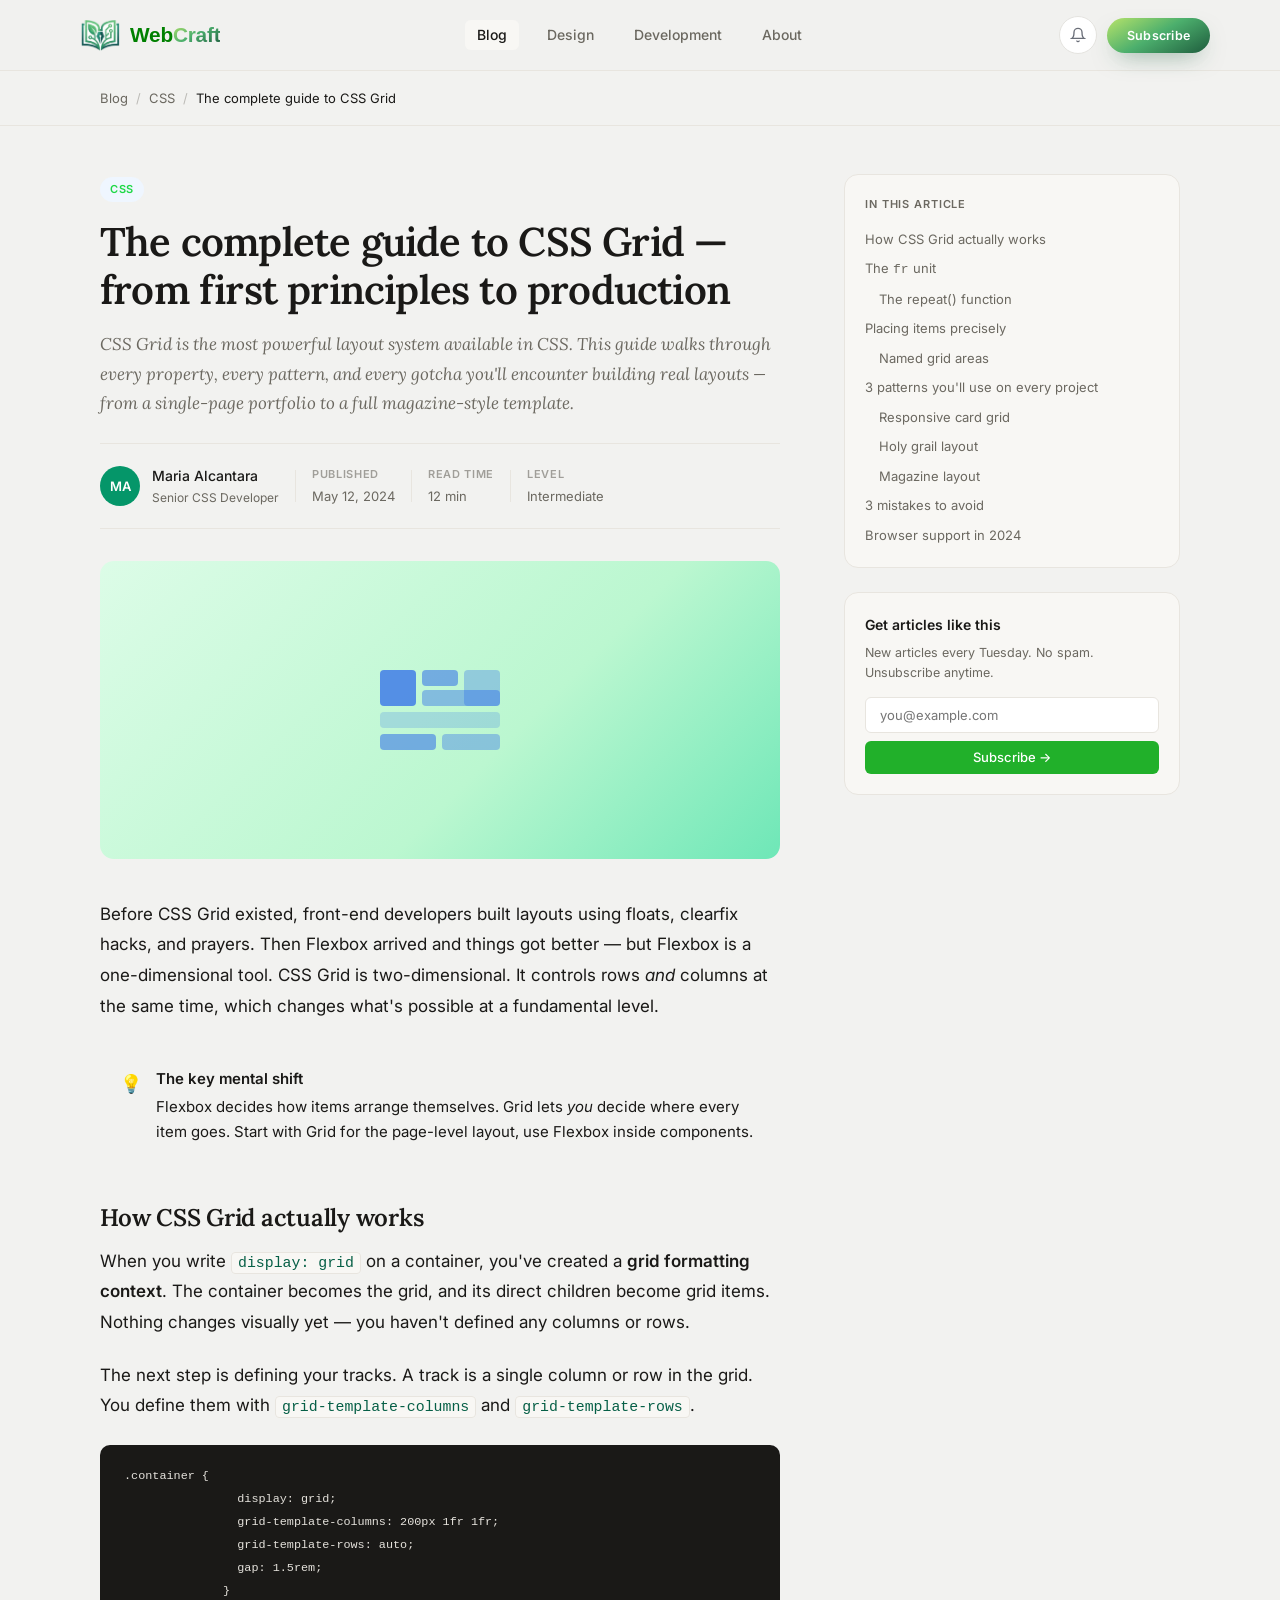
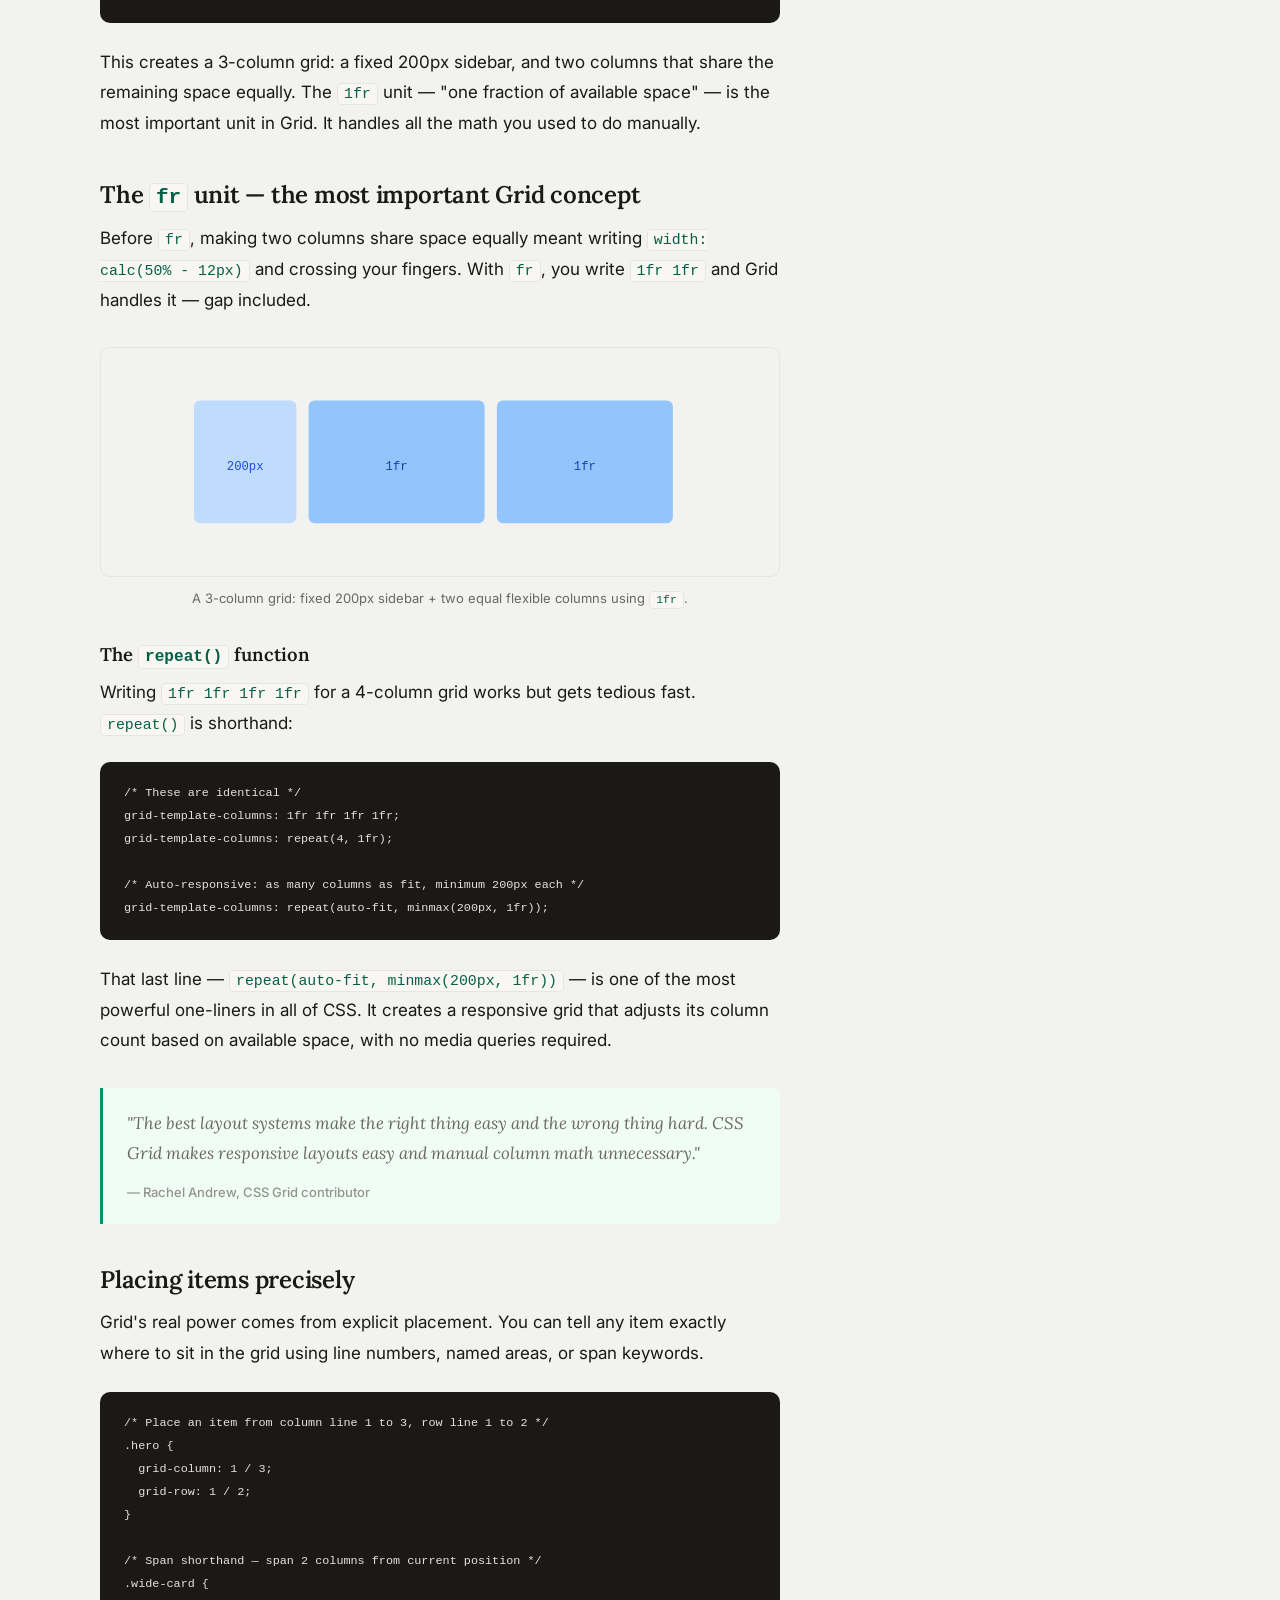
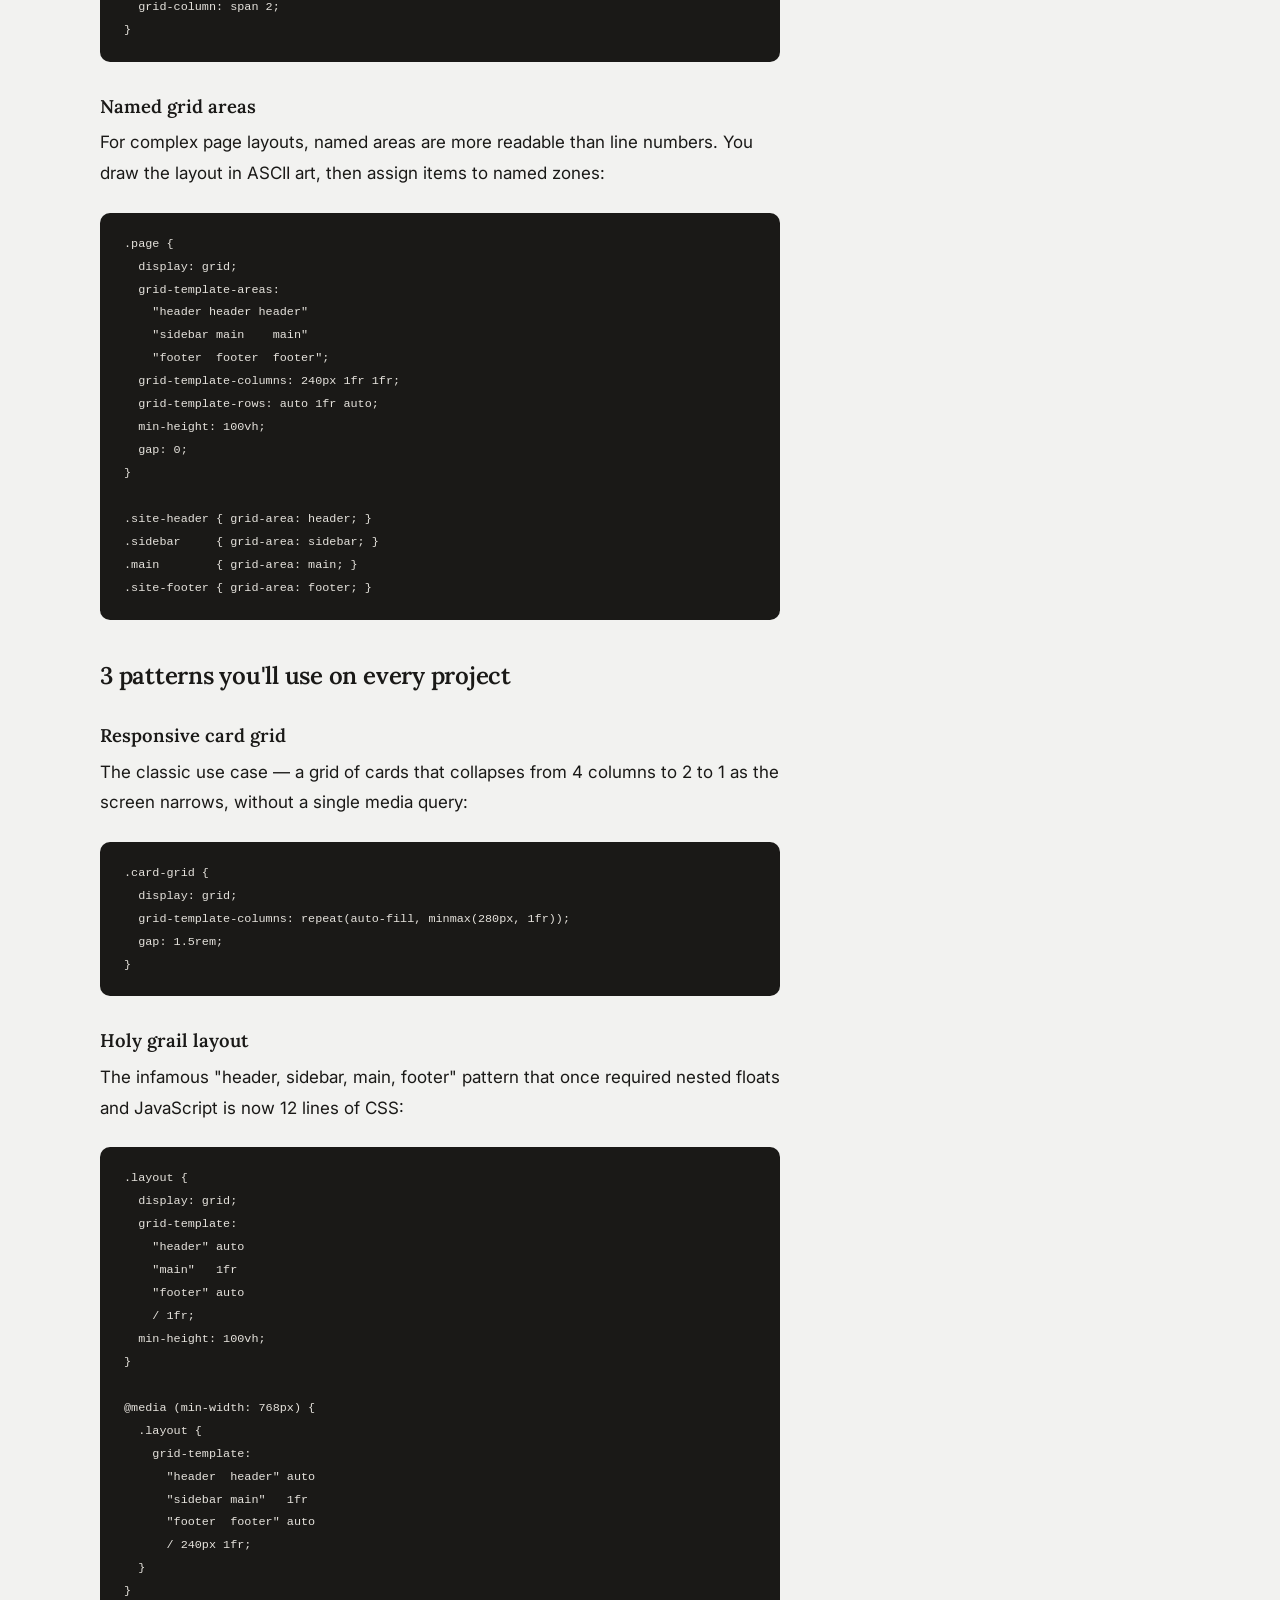
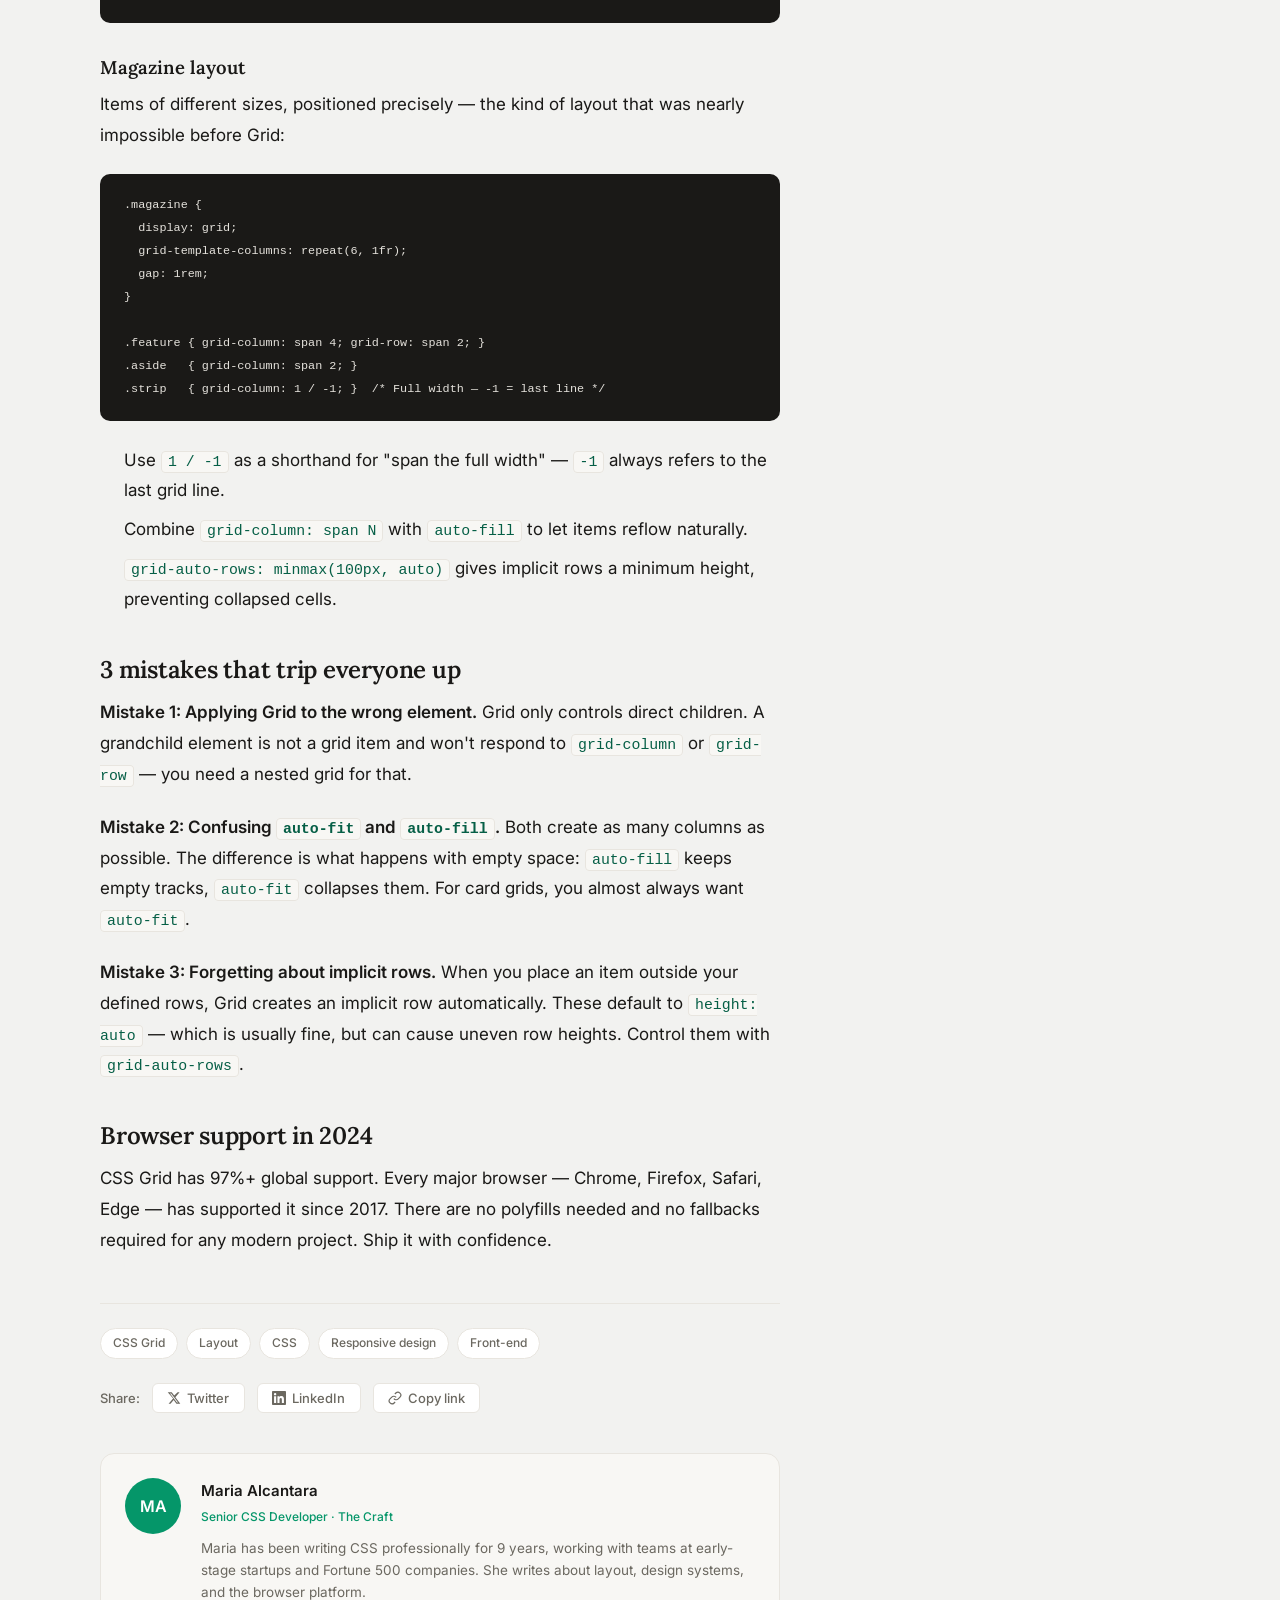
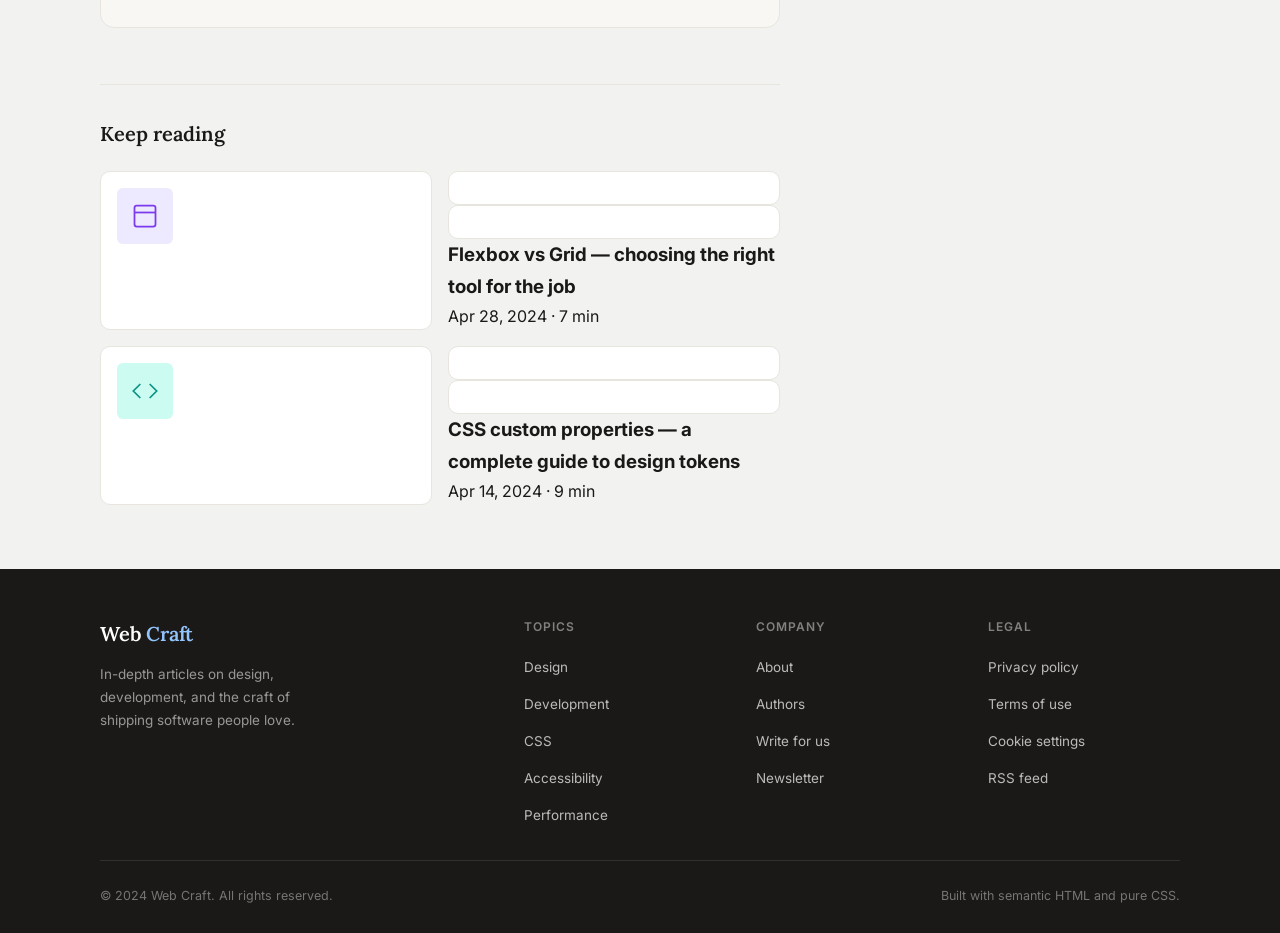
<file: pages/posts/featured.html>
<!DOCTYPE html>
<html lang="en">
<head>
  <meta charset="UTF-8" />
  <meta name="viewport" content="width=device-width, initial-scale=1.0" />
  <meta name="description" content="CSS Grid is the most powerful layout system in CSS. This guide walks through every property, pattern, and gotcha you'll encounter in real projects." />
  <title>The complete guide to CSS Grid — Web Craft</title>
  <link rel="shortcut icon" href="../../assets/logo/logo-symbol1.png" type="image/x-icon">
  <link rel="preconnect" href="https://fonts.googleapis.com" />
  <link rel="preconnect" href="https://fonts.gstatic.com" crossorigin />
  <link href="https://fonts.googleapis.com/css2?family=Inter:wght@400;500;600&family=Lora:ital,wght@0,600;1,400&display=swap" rel="stylesheet" />
  <link rel="stylesheet" href="../../assets/css/posts.css">

</head>
<body>

  <!-- Reading progress bar -->
  <div class="reading-progress" id="reading-progress" role="progressbar" aria-label="Reading progress" aria-valuenow="0" aria-valuemin="0" aria-valuemax="100"></div>

  <a href="#main-content" class="skip-link">Skip to main content</a>

  <!-- ════════════════════════════════════════════════════════
       SITE HEADER / NAV  (identical to index.html)
  ════════════════════════════════════════════════════════ -->
  <header class="site-header" role="banner">
    <div class="head-container">
      
      <a href="" class="logo">
        <img src="../../assets/logo/logo-symbol1.png" alt="" style="width: 40px;">  
        <p class="name">Web<span class="mark">Craft</span></p>
      </a>

      <nav class="nav-inner" aria-label="Main navigation">
        <ul class="nav-links" role="list">
          <li><a href="/index.html" aria-current="page">Blog</a></li>
          <li><a href="/pages/nav/design.html">Design</a></li>
          <li><a href="/pages/nav/development.html">Development</a></li>
          <li><a href="/pages/nav/about.html">About</a></li>
        </ul>
      </nav>

      <!-- Mobile nav (hidden by default) -->
      <nav id="mobile-nav" class="nav-mobile" aria-label="Mobile navigation">
        <a href="index.html">Blog</a>
        <a href="/pages/nav/design.html">Design</a>
        <a href="/pages/nav/development.html">Development</a>
        <a href="/pages/nav/about.html">About</a>
        <!-- <a href="#newsletter" class="nav-cta">Subscribe</a> -->
      </nav>

      <div class="header-actions">
        <a href="#" class="circle-btn" aria-label="Notifications">
          <svg width="16" height="16" viewBox="0 0 24 24" fill="none" stroke="currentColor" stroke-width="2" stroke-linecap="round"><path d="M6 8a6 6 0 0 1 12 0c0 7 3 9 3 9H3s3-2 3-9"/><path d="M10.3 21a1.9 1.9 0 0 0 3.4 0"/></svg>
        </a>
        <button class="btn-pill small">Subscribe</button>

        <button class="nav-toggle" aria-expanded="false" aria-controls="mobile-nav" aria-label="Toggle navigation menu">
          <span></span><span></span><span></span>
        </button>
      </div>
    </div>
  </header>

  <!-- ════════════════════════════════════════════════════════
       MAIN CONTENT
  ════════════════════════════════════════════════════════ -->
  <main id="main-content">

    <!-- Breadcrumb -->
    <nav class="breadcrumb" aria-label="Breadcrumb">
      <div class="container">
        <ol>
          <li><a href="index.html">Blog</a></li>
          <li><a href="#">CSS</a></li>
          <li><span aria-current="page">The complete guide to CSS Grid</span></li>
        </ol>
      </div>
    </nav>

    <!-- Article and Sidebar -->
    <div class="container">
      <div class="article-layout">

        <!-- ── Main article column ─────────────────────────── -->
        <div>
          <article aria-labelledby="article-heading">

            <!-- Article header -->
            <header class="article-header">
              <span class="post-tag">CSS</span>
              <h1 id="article-heading">The complete guide to CSS Grid — from first principles to production</h1>
              <p class="lead">CSS Grid is the most powerful layout system available in CSS. This guide walks through every property, every pattern, and every gotcha you'll encounter building real layouts — from a single-page portfolio to a full magazine-style template.</p>

              <div class="article-meta" role="group" aria-label="Article metadata">
                <div class="author-block">
                  <div class="author-avatar" aria-hidden="true">MA</div>
                  <div>
                    <div class="author-name">Maria Alcantara</div>
                    <div class="author-role">Senior CSS Developer</div>
                  </div>
                </div>

                <div class="meta-divider" aria-hidden="true"></div>

                <div class="meta-item">
                  <strong>Published</strong>
                  <time datetime="2024-05-12">May 12, 2024</time>
                </div>

                <div class="meta-divider" aria-hidden="true"></div>

                <div class="meta-item">
                  <strong>Read time</strong>
                  <span>12 min</span>
                </div>

                <div class="meta-divider" aria-hidden="true"></div>

                <div class="meta-item">
                  <strong>Level</strong>
                  <span>Intermediate</span>
                </div>
              </div>
            </header>

            <!-- Hero image -->
            <div class="article-hero-image" role="img" aria-label="Abstract CSS Grid layout illustration">
              <svg width="120" height="80" viewBox="0 0 120 80" fill="none" aria-hidden="true">
                <rect x="0" y="0" width="36" height="36" rx="4" fill="#2563eb" opacity=".7"/>
                <rect x="42" y="0" width="36" height="16" rx="4" fill="#2563eb" opacity=".5"/>
                <rect x="84" y="0" width="36" height="36" rx="4" fill="#2563eb" opacity=".3"/>
                <rect x="42" y="20" width="78" height="16" rx="4" fill="#2563eb" opacity=".4"/>
                <rect x="0" y="42" width="120" height="16" rx="4" fill="#2563eb" opacity=".2"/>
                <rect x="0" y="64" width="56" height="16" rx="4" fill="#2563eb" opacity=".5"/>
                <rect x="62" y="64" width="58" height="16" rx="4" fill="#2563eb" opacity=".35"/>
              </svg>
            </div>

            <!-- Article body -->
            <div class="prose" id="article-body">

              <p>Before CSS Grid existed, front-end developers built layouts using floats, clearfix hacks, and prayers. Then Flexbox arrived and things got better — but Flexbox is a one-dimensional tool. CSS Grid is two-dimensional. It controls rows <em>and</em> columns at the same time, which changes what's possible at a fundamental level.</p>

              <div class="callout" role="note" aria-label="Key insight">
                <span class="callout-icon" aria-hidden="true">💡</span>
                <div class="callout-body">
                  <strong>The key mental shift</strong>
                  Flexbox decides how items arrange themselves. Grid lets <em>you</em> decide where every item goes. Start with Grid for the page-level layout, use Flexbox inside components.
                </div>
              </div>

              <h2 id="how-grid-works">How CSS Grid actually works</h2>

              <p>When you write <code>display: grid</code> on a container, you've created a <strong>grid formatting context</strong>. The container becomes the grid, and its direct children become grid items. Nothing changes visually yet — you haven't defined any columns or rows.</p>

              <p>The next step is defining your tracks. A track is a single column or row in the grid. You define them with <code>grid-template-columns</code> and <code>grid-template-rows</code>.</p>

              <pre><code>.container {
                display: grid;
                grid-template-columns: 200px 1fr 1fr;
                grid-template-rows: auto;
                gap: 1.5rem;
              }</code></pre>

              <p>This creates a 3-column grid: a fixed 200px sidebar, and two columns that share the remaining space equally. The <code>1fr</code> unit — "one fraction of available space" — is the most important unit in Grid. It handles all the math you used to do manually.</p>

              <h2 id="the-fr-unit">The <code>fr</code> unit — the most important Grid concept</h2>

              <p>Before <code>fr</code>, making two columns share space equally meant writing <code>width: calc(50% - 12px)</code> and crossing your fingers. With <code>fr</code>, you write <code>1fr 1fr</code> and Grid handles it — gap included.</p>

              <figure class="figure">
                <div class="figure-image img-grid-demo" aria-hidden="true">
                  <svg width="80%" height="60%" viewBox="0 0 480 160" fill="none">
                    <rect x="0" y="20" width="100" height="120" rx="6" fill="#bfdbfe"/>
                    <rect x="112" y="20" width="172" height="120" rx="6" fill="#93c5fd"/>
                    <rect x="296" y="20" width="172" height="120" rx="6" fill="#93c5fd"/>
                    <text x="50" y="88" text-anchor="middle" font-size="12" fill="#1d4ed8" font-family="monospace">200px</text>
                    <text x="198" y="88" text-anchor="middle" font-size="12" fill="#1e40af" font-family="monospace">1fr</text>
                    <text x="382" y="88" text-anchor="middle" font-size="12" fill="#1e40af" font-family="monospace">1fr</text>
                  </svg>
                </div>
                <figcaption>A 3-column grid: fixed 200px sidebar + two equal flexible columns using <code>1fr</code>.</figcaption>
              </figure>

              <h3 id="repeat-function">The <code>repeat()</code> function</h3>

              <p>Writing <code>1fr 1fr 1fr 1fr</code> for a 4-column grid works but gets tedious fast. <code>repeat()</code> is shorthand:</p>

              <pre><code>/* These are identical */
grid-template-columns: 1fr 1fr 1fr 1fr;
grid-template-columns: repeat(4, 1fr);

/* Auto-responsive: as many columns as fit, minimum 200px each */
grid-template-columns: repeat(auto-fit, minmax(200px, 1fr));</code></pre>

              <p>That last line — <code>repeat(auto-fit, minmax(200px, 1fr))</code> — is one of the most powerful one-liners in all of CSS. It creates a responsive grid that adjusts its column count based on available space, with no media queries required.</p>

              <blockquote>
                "The best layout systems make the right thing easy and the wrong thing hard. CSS Grid makes responsive layouts easy and manual column math unnecessary."
                <cite>— Rachel Andrew, CSS Grid contributor</cite>
              </blockquote>

              <h2 id="placing-items">Placing items precisely</h2>

              <p>Grid's real power comes from explicit placement. You can tell any item exactly where to sit in the grid using line numbers, named areas, or span keywords.</p>

              <pre><code>/* Place an item from column line 1 to 3, row line 1 to 2 */
.hero {
  grid-column: 1 / 3;
  grid-row: 1 / 2;
}

/* Span shorthand — span 2 columns from current position */
.wide-card {
  grid-column: span 2;
}</code></pre>

              <h3 id="named-areas">Named grid areas</h3>

              <p>For complex page layouts, named areas are more readable than line numbers. You draw the layout in ASCII art, then assign items to named zones:</p>

              <pre><code>.page {
  display: grid;
  grid-template-areas:
    "header header header"
    "sidebar main    main"
    "footer  footer  footer";
  grid-template-columns: 240px 1fr 1fr;
  grid-template-rows: auto 1fr auto;
  min-height: 100vh;
  gap: 0;
}

.site-header { grid-area: header; }
.sidebar     { grid-area: sidebar; }
.main        { grid-area: main; }
.site-footer { grid-area: footer; }</code></pre>

              <h2 id="common-patterns">3 patterns you'll use on every project</h2>

              <h3 id="card-grid">Responsive card grid</h3>
              <p>The classic use case — a grid of cards that collapses from 4 columns to 2 to 1 as the screen narrows, without a single media query:</p>

              <pre><code>.card-grid {
  display: grid;
  grid-template-columns: repeat(auto-fill, minmax(280px, 1fr));
  gap: 1.5rem;
}</code></pre>

              <h3 id="holy-grail">Holy grail layout</h3>
              <p>The infamous "header, sidebar, main, footer" pattern that once required nested floats and JavaScript is now 12 lines of CSS:</p>

              <pre><code>.layout {
  display: grid;
  grid-template:
    "header" auto
    "main"   1fr
    "footer" auto
    / 1fr;
  min-height: 100vh;
}

@media (min-width: 768px) {
  .layout {
    grid-template:
      "header  header" auto
      "sidebar main"   1fr
      "footer  footer" auto
      / 240px 1fr;
  }
}</code></pre>

              <h3 id="magazine-layout">Magazine layout</h3>
              <p>Items of different sizes, positioned precisely — the kind of layout that was nearly impossible before Grid:</p>

              <pre><code>.magazine {
  display: grid;
  grid-template-columns: repeat(6, 1fr);
  gap: 1rem;
}

.feature { grid-column: span 4; grid-row: span 2; }
.aside   { grid-column: span 2; }
.strip   { grid-column: 1 / -1; }  /* Full width — -1 = last line */</code></pre>

              <ul>
                <li>Use <code>1 / -1</code> as a shorthand for "span the full width" — <code>-1</code> always refers to the last grid line.</li>
                <li>Combine <code>grid-column: span N</code> with <code>auto-fill</code> to let items reflow naturally.</li>
                <li><code>grid-auto-rows: minmax(100px, auto)</code> gives implicit rows a minimum height, preventing collapsed cells.</li>
              </ul>

              <h2 id="common-mistakes">3 mistakes that trip everyone up</h2>

              <p><strong>Mistake 1: Applying Grid to the wrong element.</strong> Grid only controls direct children. A grandchild element is not a grid item and won't respond to <code>grid-column</code> or <code>grid-row</code> — you need a nested grid for that.</p>

              <p><strong>Mistake 2: Confusing <code>auto-fit</code> and <code>auto-fill</code>.</strong> Both create as many columns as possible. The difference is what happens with empty space: <code>auto-fill</code> keeps empty tracks, <code>auto-fit</code> collapses them. For card grids, you almost always want <code>auto-fit</code>.</p>

              <p><strong>Mistake 3: Forgetting about implicit rows.</strong> When you place an item outside your defined rows, Grid creates an implicit row automatically. These default to <code>height: auto</code> — which is usually fine, but can cause uneven row heights. Control them with <code>grid-auto-rows</code>.</p>

              <h2 id="browser-support">Browser support in 2024</h2>

              <p>CSS Grid has 97%+ global support. Every major browser — Chrome, Firefox, Safari, Edge — has supported it since 2017. There are no polyfills needed and no fallbacks required for any modern project. Ship it with confidence.</p>

            </div><!-- /.prose -->

            <!-- Tags and share -->
            <footer class="article-footer">
              <div class="tag-list" aria-label="Article tags">
                <a href="#" class="tag-chip">CSS Grid</a>
                <a href="#" class="tag-chip">Layout</a>
                <a href="#" class="tag-chip">CSS</a>
                <a href="#" class="tag-chip">Responsive design</a>
                <a href="#" class="tag-chip">Front-end</a>
              </div>

              <div class="share-row" aria-label="Share this article">
                <span class="share-label">Share:</span>
                <button class="share-btn" type="button" aria-label="Share on Twitter / X">
                  <svg width="14" height="14" viewBox="0 0 24 24" fill="currentColor" aria-hidden="true"><path d="M18.244 2.25h3.308l-7.227 8.26 8.502 11.24H16.17l-4.714-6.231-5.401 6.231H2.744l7.73-8.835L1.254 2.25H8.08l4.26 5.632zm-1.161 17.52h1.833L7.084 4.126H5.117z"/></svg>
                  Twitter
                </button>
                <button class="share-btn" type="button" aria-label="Share on LinkedIn">
                  <svg width="14" height="14" viewBox="0 0 24 24" fill="currentColor" aria-hidden="true"><path d="M20.447 20.452h-3.554v-5.569c0-1.328-.027-3.037-1.852-3.037-1.853 0-2.136 1.445-2.136 2.939v5.667H9.351V9h3.414v1.561h.046c.477-.9 1.637-1.85 3.37-1.85 3.601 0 4.267 2.37 4.267 5.455v6.286zM5.337 7.433a2.062 2.062 0 01-2.063-2.065 2.064 2.064 0 112.063 2.065zm1.782 13.019H3.555V9h3.564v11.452zM22.225 0H1.771C.792 0 0 .774 0 1.729v20.542C0 23.227.792 24 1.771 24h20.451C23.2 24 24 23.227 24 22.271V1.729C24 .774 23.2 0 22.222 0h.003z"/></svg>
                  LinkedIn
                </button>
                <button class="share-btn" type="button" id="copy-link-btn" aria-label="Copy link to clipboard">
                  <svg width="14" height="14" viewBox="0 0 24 24" fill="none" stroke="currentColor" stroke-width="2" aria-hidden="true"><path d="M10 13a5 5 0 007.54.54l3-3a5 5 0 00-7.07-7.07l-1.72 1.71"/><path d="M14 11a5 5 0 00-7.54-.54l-3 3a5 5 0 007.07 7.07l1.71-1.71"/></svg>
                  Copy link
                </button>
              </div>
            </footer>

            <!-- Author bio -->
            <aside class="author-bio" aria-label="About the author">
              <div class="author-bio-avatar" aria-hidden="true">MA</div>
              <div class="author-bio-body">
                <h3>Maria Alcantara</h3>
                <p class="role">Senior CSS Developer · The Craft</p>
                <p>Maria has been writing CSS professionally for 9 years, working with teams at early-stage startups and Fortune 500 companies. She writes about layout, design systems, and the browser platform.</p>
              </div>
            </aside>

          </article>

          <!-- Related posts -->
          <section class="related-posts" aria-labelledby="related-heading">
            <h2 id="related-heading">Keep reading</h2>
            <div class="related-grid">

              <a href="post.html" class="related-card">
                <div class="related-thumb img-purple" aria-hidden="true">
                  <svg width="28" height="28" viewBox="0 0 24 24" fill="none" stroke="#7c3aed" stroke-width="1.5"><rect x="3" y="3" width="18" height="18" rx="2"/><path d="M3 9h18"/></svg>
                </div>
                <div>
                  <h3><a href="post.html">Flexbox vs Grid — choosing the right tool for the job</a></h3>
                  <time datetime="2024-04-28">Apr 28, 2024 · 7 min</time>
                </div>
              </a>

              <a href="post.html" class="related-card">
                <div class="related-thumb img-teal" aria-hidden="true">
                  <svg width="28" height="28" viewBox="0 0 24 24" fill="none" stroke="#0d9488" stroke-width="1.5"><polyline points="16 18 22 12 16 6"/><polyline points="8 6 2 12 8 18"/></svg>
                </div>
                <div>
                  <h3><a href="post.html">CSS custom properties — a complete guide to design tokens</a></h3>
                  <time datetime="2024-04-14">Apr 14, 2024 · 9 min</time>
                </div>
              </a>

            </div>
          </section>
        </div><!-- /.article-main -->

        <!-- ── Sidebar ──────────────────────────────────────── -->
        <aside class="toc-sidebar" aria-label="Table of contents and newsletter">

          <!-- Table of contents -->
          <nav class="toc-card" aria-label="Table of contents">
            <h2>In this article</h2>
            <ul class="toc-list" role="list">
              <li><a href="#how-grid-works">How CSS Grid actually works</a></li>
              <li><a href="#the-fr-unit">The <code>fr</code> unit</a></li>
              <li class="toc-h3"><a href="#repeat-function">The repeat() function</a></li>
              <li><a href="#placing-items">Placing items precisely</a></li>
              <li class="toc-h3"><a href="#named-areas">Named grid areas</a></li>
              <li><a href="#common-patterns">3 patterns you'll use on every project</a></li>
              <li class="toc-h3"><a href="#card-grid">Responsive card grid</a></li>
              <li class="toc-h3"><a href="#holy-grail">Holy grail layout</a></li>
              <li class="toc-h3"><a href="#magazine-layout">Magazine layout</a></li>
              <li><a href="#common-mistakes">3 mistakes to avoid</a></li>
              <li><a href="#browser-support">Browser support in 2024</a></li>
            </ul>
          </nav>

          <!-- Sidebar newsletter -->
          <div class="sidebar-newsletter">
            <h3>Get articles like this</h3>
            <p>New articles every Tuesday. No spam. Unsubscribe anytime.</p>
            <form action="#" method="post" novalidate>
              <label for="sidebar-email" style="position:absolute;width:1px;height:1px;overflow:hidden;clip:rect(0,0,0,0)">Email address</label>
              <input
                id="sidebar-email"
                type="email"
                name="email"
                placeholder="you@example.com"
                required
                autocomplete="email"
              />
              <button type="submit">Subscribe →</button>
            </form>
          </div>

        </aside>
      </div>
    </div>

  </main>

  <!-- ════════════════════════════════════════════════════════
       SITE FOOTER  (identical to index.html)
  ════════════════════════════════════════════════════════ -->
  <footer class="site-footer" role="contentinfo">
    <div class="container">
      <div class="footer-grid">
        <div class="footer-brand">
          <div class="nav-logo" aria-label="The Craft home">Web <span style="color:#93c5fd">Craft</span></div>
          <p>In-depth articles on design, development, and the craft of shipping software people love.</p>
        </div>

        <div class="footer-col">
          <h4>Topics</h4>
          <ul>
            <li><a href="#">Design</a></li>
            <li><a href="#">Development</a></li>
            <li><a href="#">CSS</a></li>
            <li><a href="#">Accessibility</a></li>
            <li><a href="#">Performance</a></li>
          </ul>
        </div>

        <div class="footer-col">
          <h4>Company</h4>
          <ul>
            <li><a href="#">About</a></li>
            <li><a href="#">Authors</a></li>
            <li><a href="#">Write for us</a></li>
            <li><a href="#">Newsletter</a></li>
          </ul>
        </div>

        <div class="footer-col">
          <h4>Legal</h4>
          <ul>
            <li><a href="#">Privacy policy</a></li>
            <li><a href="#">Terms of use</a></li>
            <li><a href="#">Cookie settings</a></li>
            <li><a href="#">RSS feed</a></li>
          </ul>
        </div>
      </div>

      <div class="footer-bottom">
        <p>© 2024 Web Craft. All rights reserved.</p>
        <p>Built with semantic HTML and pure CSS.</p>
      </div>
    </div>
  </footer>

  <script>
    /* ── Mobile nav toggle ──────────────────────────────────── */
    const toggle = document.querySelector('.nav-toggle');
    const mobileNav = document.getElementById('mobile-nav');

    toggle.addEventListener('click', () => {
      const isOpen = mobileNav.classList.toggle('open');
      toggle.setAttribute('aria-expanded', isOpen);
    });

    /* ── Reading progress bar ───────────────────────────────── */
    const progressBar = document.getElementById('reading-progress');
    const article = document.getElementById('article-body');

    function updateProgress() {
      const articleTop = article.getBoundingClientRect().top + window.scrollY;
      const articleHeight = article.offsetHeight;
      const scrolled = window.scrollY - articleTop;
      const progress = Math.min(Math.max((scrolled / articleHeight) * 100, 0), 100);
      progressBar.style.width = progress + '%';
      progressBar.setAttribute('aria-valuenow', Math.round(progress));
    }

    window.addEventListener('scroll', updateProgress, { passive: true });

    /* ── Copy link button ───────────────────────────────────── */
    document.getElementById('copy-link-btn').addEventListener('click', () => {
      navigator.clipboard.writeText(window.location.href).then(() => {
        const btn = document.getElementById('copy-link-btn');
        btn.textContent = 'Copied!';
        setTimeout(() => { btn.innerHTML = '<svg width="14" height="14" viewBox="0 0 24 24" fill="none" stroke="currentColor" stroke-width="2" aria-hidden="true"><path d="M10 13a5 5 0 007.54.54l3-3a5 5 0 00-7.07-7.07l-1.72 1.71"/><path d="M14 11a5 5 0 00-7.54-.54l-3 3a5 5 0 007.07 7.07l1.71-1.71"/></svg> Copy link'; }, 2000);
      });
    });
  </script>

</body>
</html>
</file>
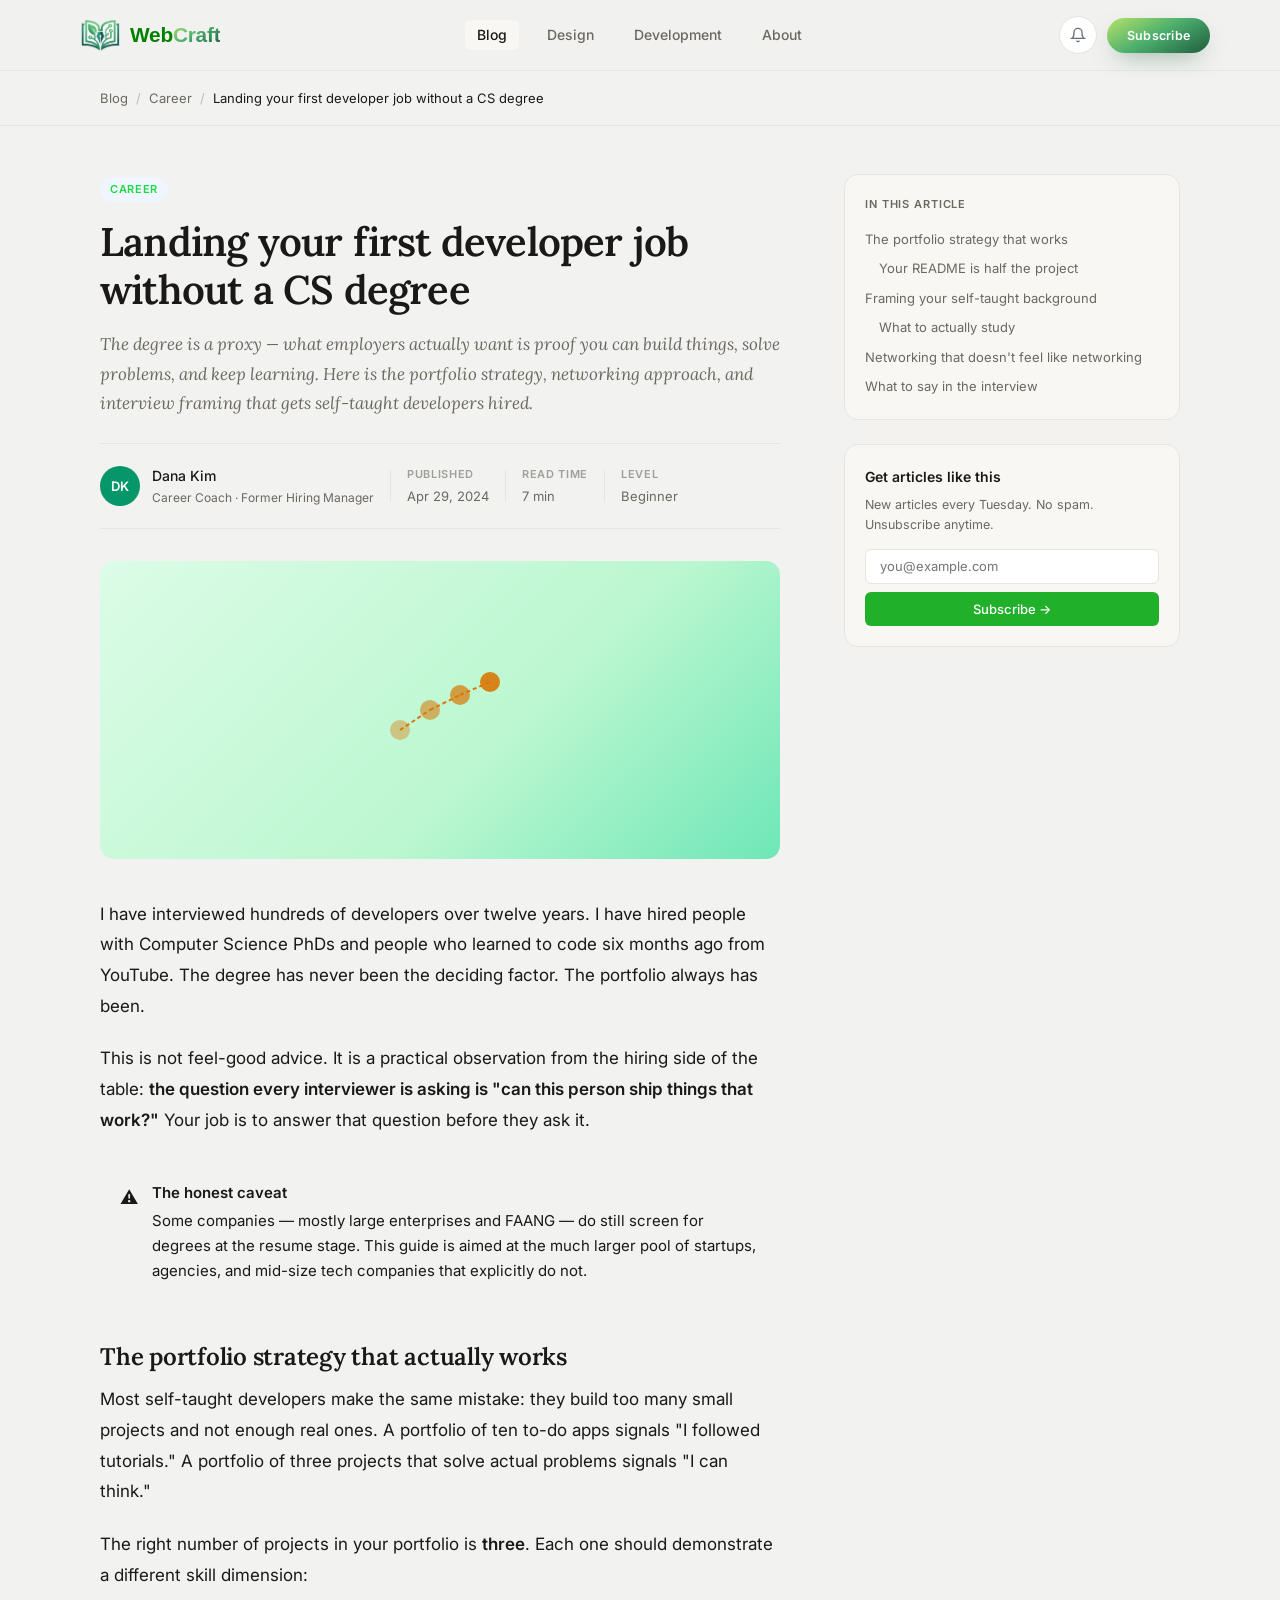
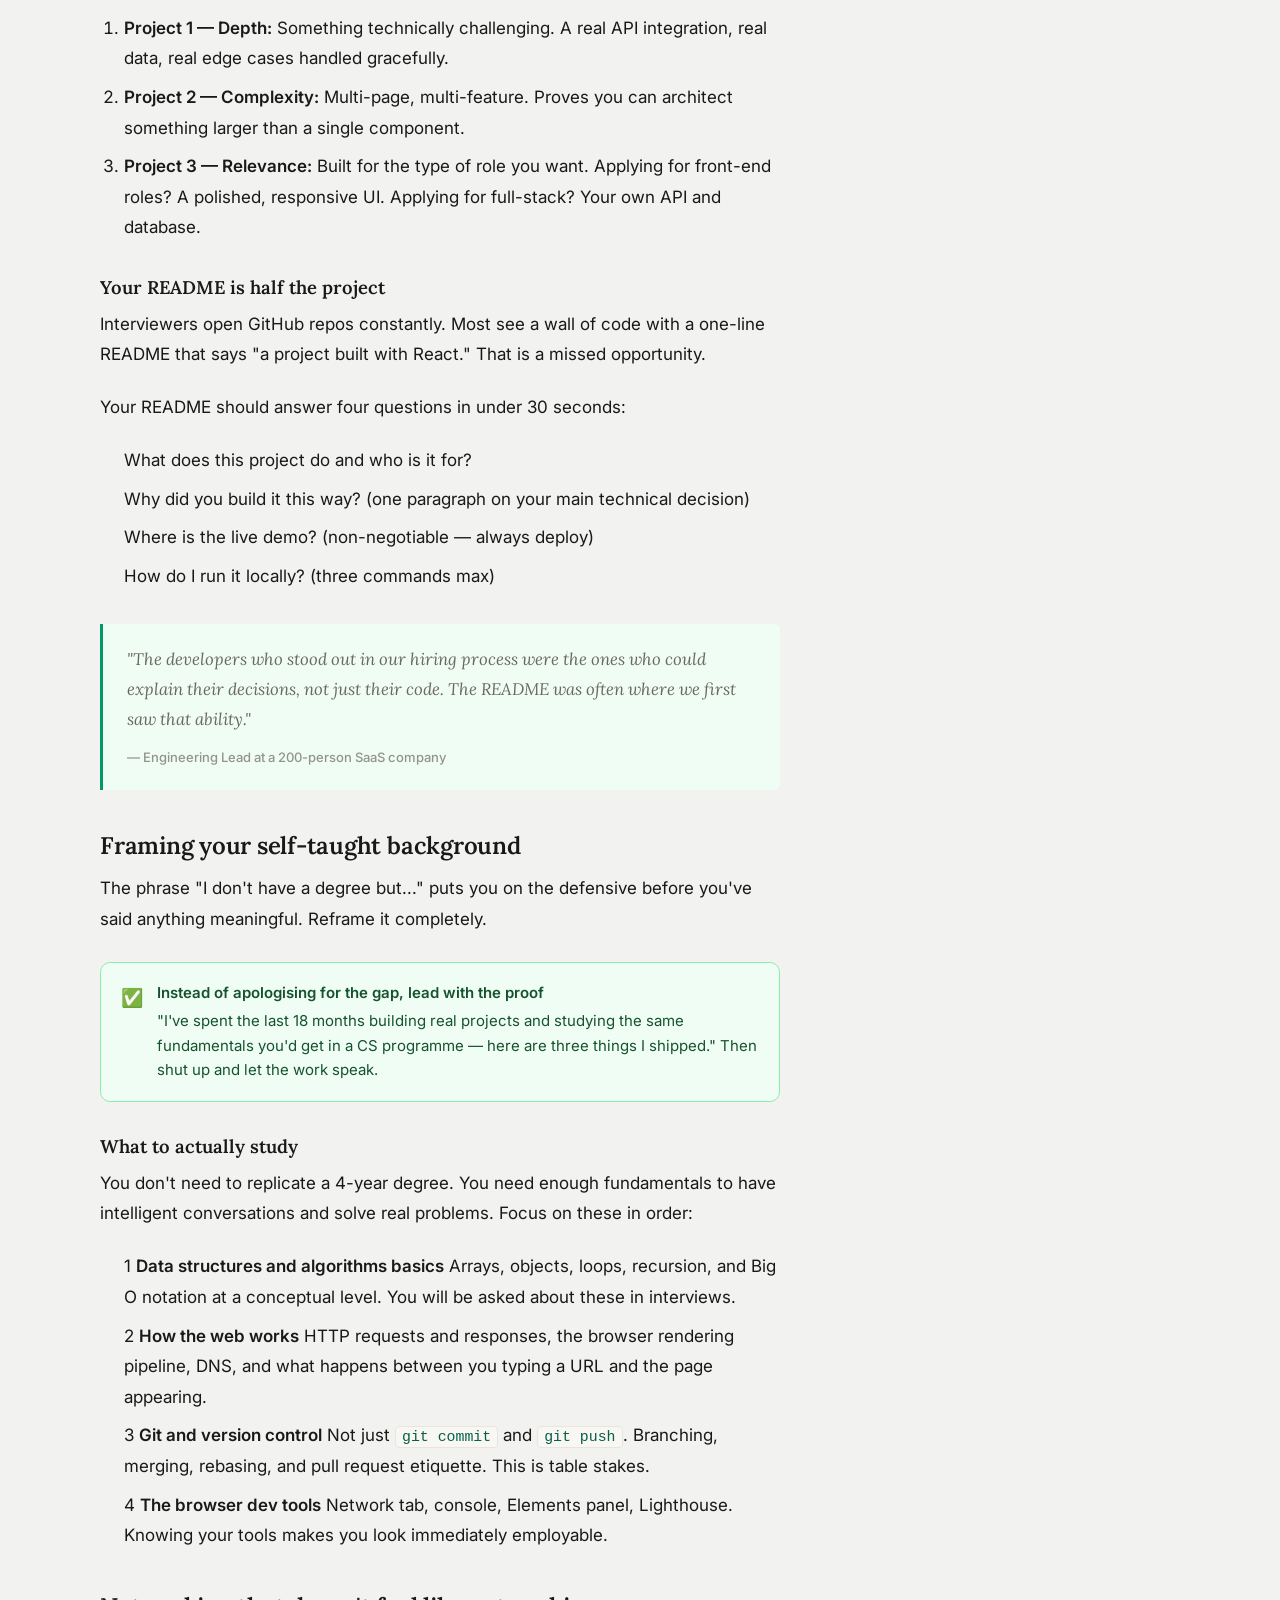
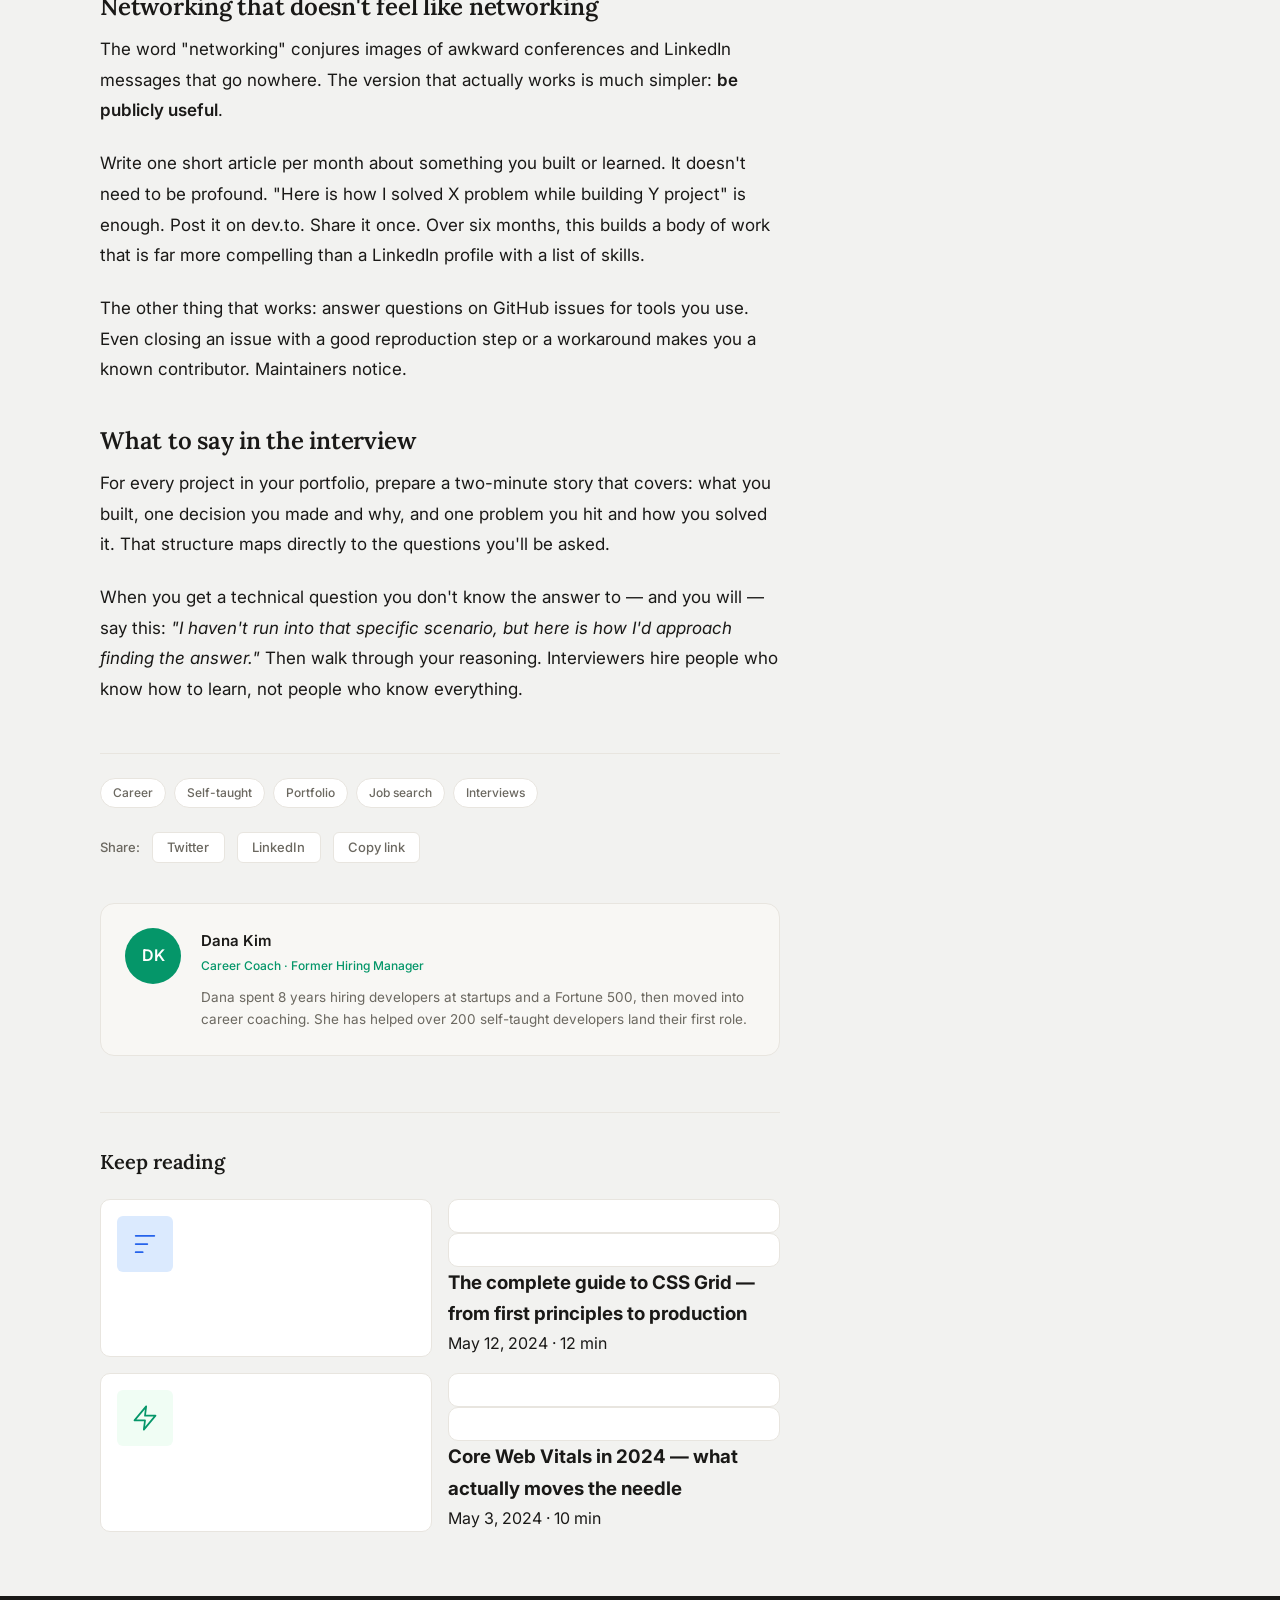
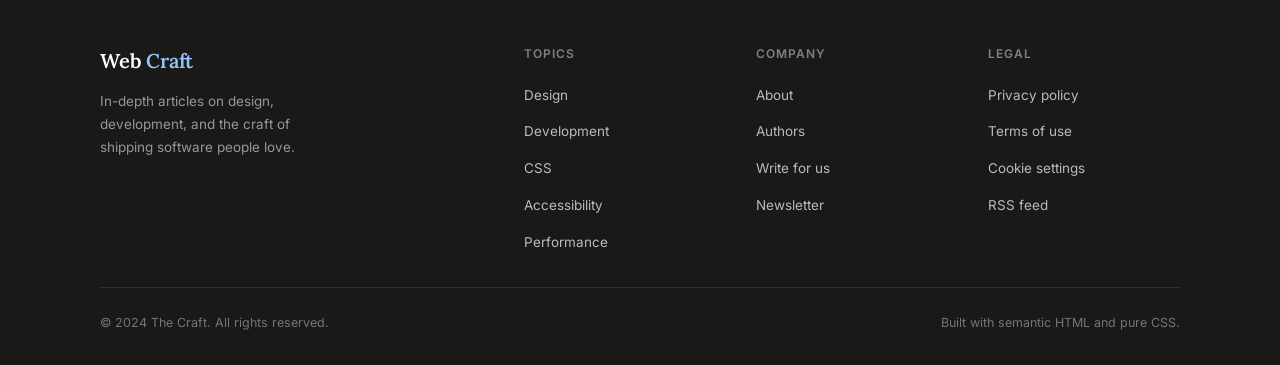
<file: pages/posts/post1.html>
<!DOCTYPE html>
<html lang="en">
<head>
  <meta charset="UTF-8" />
  <meta name="viewport" content="width=device-width, initial-scale=1.0" />
  <meta name="description" content="Portfolio strategy, networking, and how to frame your self-taught background as a strength — a practical guide to landing your first developer job." />
  <title>Landing your first developer job without a CS degree — Web Craft</title>
  <link rel="shortcut icon" href="../../assets/logo/logo-symbol1.png" type="image/x-icon">
  <link rel="preconnect" href="https://fonts.googleapis.com" />
  <link rel="preconnect" href="https://fonts.gstatic.com" crossorigin />
  <link href="https://fonts.googleapis.com/css2?family=Inter:wght@400;500;600&family=Lora:ital,wght@0,600;1,400&display=swap" rel="stylesheet" />
  <link rel="stylesheet" href="../../assets/css/posts.css">
</head>
<body>

  <div class="reading-progress" id="reading-progress" role="progressbar" aria-label="Reading progress" aria-valuenow="0" aria-valuemin="0" aria-valuemax="100"></div>
  <a href="#main-content" class="skip-link">Skip to main content</a>

  <header class="site-header" role="banner">
    <div class="head-container">
      
      <a href="" class="logo">
        <img src="../../assets/logo/logo-symbol1.png" alt="" style="width: 40px;">  
        <p class="name">Web<span class="mark">Craft</span></p>
      </a>

      <nav class="nav-inner" aria-label="Main navigation">
        <ul class="nav-links" role="list">
          <li><a href="/index.html" aria-current="page">Blog</a></li>
          <li><a href="/pages/nav/design.html">Design</a></li>
          <li><a href="/pages/nav/development.html">Development</a></li>
          <li><a href="/pages/nav/about.html">About</a></li>
        </ul>
      </nav>

      <!-- Mobile nav (hidden by default) -->
      <nav id="mobile-nav" class="nav-mobile" aria-label="Mobile navigation">
        <a href="index.html">Blog</a>
        <a href="/pages/nav/design.html">Design</a>
        <a href="/pages/nav/development.html">Development</a>
        <a href="/pages/nav/about.html">About</a>
        <!-- <a href="#newsletter" class="nav-cta">Subscribe</a> -->
      </nav>

      <div class="header-actions">
        <a href="#" class="circle-btn" aria-label="Notifications">
          <svg width="16" height="16" viewBox="0 0 24 24" fill="none" stroke="currentColor" stroke-width="2" stroke-linecap="round"><path d="M6 8a6 6 0 0 1 12 0c0 7 3 9 3 9H3s3-2 3-9"/><path d="M10.3 21a1.9 1.9 0 0 0 3.4 0"/></svg>
        </a>
        <button class="btn-pill small">Subscribe</button>

        <button class="nav-toggle" aria-expanded="false" aria-controls="mobile-nav" aria-label="Toggle navigation menu">
          <span></span><span></span><span></span>
        </button>
      </div>
    </div>
  </header>

  <main id="main-content">
    <nav class="breadcrumb" aria-label="Breadcrumb">
      <div class="container">
        <ol>
          <li><a href="index.html">Blog</a></li>
          <li><a href="category.html">Career</a></li>
          <li><span aria-current="page">Landing your first developer job without a CS degree</span></li>
        </ol>
      </div>
    </nav>

    <div class="container">
      <div class="article-layout">
        <div>
          <article aria-labelledby="article-heading">
            <header class="article-header">
              <span class="post-tag">Career</span>
              <h1 id="article-heading">Landing your first developer job without a CS degree</h1>
              <p class="lead">The degree is a proxy — what employers actually want is proof you can build things, solve problems, and keep learning. Here is the portfolio strategy, networking approach, and interview framing that gets self-taught developers hired.</p>
              <div class="article-meta" role="group" aria-label="Article metadata">
                <div class="author-block">
                  <div class="author-avatar" aria-hidden="true">DK</div>
                  <div>
                    <div class="author-name">Dana Kim</div>
                    <div class="author-role">Career Coach · Former Hiring Manager</div>
                  </div>
                </div>
                <div class="meta-divider" aria-hidden="true"></div>
                <div class="meta-item"><strong>Published</strong><time datetime="2024-04-29">Apr 29, 2024</time></div>
                <div class="meta-divider" aria-hidden="true"></div>
                <div class="meta-item"><strong>Read time</strong><span>7 min</span></div>
                <div class="meta-divider" aria-hidden="true"></div>
                <div class="meta-item"><strong>Level</strong><span>Beginner</span></div>
              </div>
            </header>

            <div class="article-hero-image" role="img" aria-label="Illustration of a career path with milestones">
              <svg width="120" height="80" viewBox="0 0 120 80" fill="none" aria-hidden="true">
                <circle cx="20" cy="60" r="10" fill="#d97706" opacity=".4"/>
                <circle cx="50" cy="40" r="10" fill="#d97706" opacity=".55"/>
                <circle cx="80" cy="25" r="10" fill="#d97706" opacity=".7"/>
                <circle cx="110" cy="12" r="10" fill="#d97706" opacity=".9"/>
                <line x1="20" y1="60" x2="50" y2="40" stroke="#d97706" stroke-width="2" stroke-dasharray="4 3"/>
                <line x1="50" y1="40" x2="80" y2="25" stroke="#d97706" stroke-width="2" stroke-dasharray="4 3"/>
                <line x1="80" y1="25" x2="110" y2="12" stroke="#d97706" stroke-width="2" stroke-dasharray="4 3"/>
              </svg>
            </div>

            <div class="prose" id="article-body">

              <p>I have interviewed hundreds of developers over twelve years. I have hired people with Computer Science PhDs and people who learned to code six months ago from YouTube. The degree has never been the deciding factor. The portfolio always has been.</p>

              <p>This is not feel-good advice. It is a practical observation from the hiring side of the table: <strong>the question every interviewer is asking is "can this person ship things that work?"</strong> Your job is to answer that question before they ask it.</p>

              <div class="callout amber" role="note">
                <span class="callout-icon" aria-hidden="true">⚠️</span>
                <div class="callout-body">
                  <strong>The honest caveat</strong>
                  Some companies — mostly large enterprises and FAANG — do still screen for degrees at the resume stage. This guide is aimed at the much larger pool of startups, agencies, and mid-size tech companies that explicitly do not.
                </div>
              </div>

              <h2 id="portfolio-strategy">The portfolio strategy that actually works</h2>

              <p>Most self-taught developers make the same mistake: they build too many small projects and not enough real ones. A portfolio of ten to-do apps signals "I followed tutorials." A portfolio of three projects that solve actual problems signals "I can think."</p>

              <p>The right number of projects in your portfolio is <strong>three</strong>. Each one should demonstrate a different skill dimension:</p>

              <ol class="prose">
                <li><strong>Project 1 — Depth:</strong> Something technically challenging. A real API integration, real data, real edge cases handled gracefully.</li>
                <li><strong>Project 2 — Complexity:</strong> Multi-page, multi-feature. Proves you can architect something larger than a single component.</li>
                <li><strong>Project 3 — Relevance:</strong> Built for the type of role you want. Applying for front-end roles? A polished, responsive UI. Applying for full-stack? Your own API and database.</li>
              </ol>

              <h3 id="readme-matters">Your README is half the project</h3>

              <p>Interviewers open GitHub repos constantly. Most see a wall of code with a one-line README that says "a project built with React." That is a missed opportunity.</p>

              <p>Your README should answer four questions in under 30 seconds:</p>

              <ul class="prose">
                <li>What does this project do and who is it for?</li>
                <li>Why did you build it this way? (one paragraph on your main technical decision)</li>
                <li>Where is the live demo? (non-negotiable — always deploy)</li>
                <li>How do I run it locally? (three commands max)</li>
              </ul>

              <blockquote>
                "The developers who stood out in our hiring process were the ones who could explain their decisions, not just their code. The README was often where we first saw that ability."
                <cite>— Engineering Lead at a 200-person SaaS company</cite>
              </blockquote>

              <h2 id="framing-your-background">Framing your self-taught background</h2>

              <p>The phrase "I don't have a degree but..." puts you on the defensive before you've said anything meaningful. Reframe it completely.</p>

              <div class="callout green" role="note">
                <span class="callout-icon" aria-hidden="true">✅</span>
                <div class="callout-body">
                  <strong>Instead of apologising for the gap, lead with the proof</strong>
                  "I've spent the last 18 months building real projects and studying the same fundamentals you'd get in a CS programme — here are three things I shipped." Then shut up and let the work speak.
                </div>
              </div>

              <h3 id="what-to-study">What to actually study</h3>
              <p>You don't need to replicate a 4-year degree. You need enough fundamentals to have intelligent conversations and solve real problems. Focus on these in order:</p>

              <ul class="step-list" role="list">
                <li class="step-item">
                  <span class="step-num" aria-hidden="true">1</span>
                  <span class="step-body"><strong>Data structures and algorithms basics</strong> Arrays, objects, loops, recursion, and Big O notation at a conceptual level. You will be asked about these in interviews.</span>
                </li>
                <li class="step-item">
                  <span class="step-num" aria-hidden="true">2</span>
                  <span class="step-body"><strong>How the web works</strong> HTTP requests and responses, the browser rendering pipeline, DNS, and what happens between you typing a URL and the page appearing.</span>
                </li>
                <li class="step-item">
                  <span class="step-num" aria-hidden="true">3</span>
                  <span class="step-body"><strong>Git and version control</strong> Not just <code>git commit</code> and <code>git push</code>. Branching, merging, rebasing, and pull request etiquette. This is table stakes.</span>
                </li>
                <li class="step-item">
                  <span class="step-num" aria-hidden="true">4</span>
                  <span class="step-body"><strong>The browser dev tools</strong> Network tab, console, Elements panel, Lighthouse. Knowing your tools makes you look immediately employable.</span>
                </li>
              </ul>

              <h2 id="networking-that-works">Networking that doesn't feel like networking</h2>

              <p>The word "networking" conjures images of awkward conferences and LinkedIn messages that go nowhere. The version that actually works is much simpler: <strong>be publicly useful</strong>.</p>

              <p>Write one short article per month about something you built or learned. It doesn't need to be profound. "Here is how I solved X problem while building Y project" is enough. Post it on dev.to. Share it once. Over six months, this builds a body of work that is far more compelling than a LinkedIn profile with a list of skills.</p>

              <p>The other thing that works: answer questions on GitHub issues for tools you use. Even closing an issue with a good reproduction step or a workaround makes you a known contributor. Maintainers notice.</p>

              <h2 id="the-interview">What to say in the interview</h2>

              <p>For every project in your portfolio, prepare a two-minute story that covers: what you built, one decision you made and why, and one problem you hit and how you solved it. That structure maps directly to the questions you'll be asked.</p>

              <p>When you get a technical question you don't know the answer to — and you will — say this: <em>"I haven't run into that specific scenario, but here is how I'd approach finding the answer."</em> Then walk through your reasoning. Interviewers hire people who know how to learn, not people who know everything.</p>

            </div><!-- /.prose -->

            <footer class="article-footer">
              <div class="tag-list" aria-label="Article tags">
                <a href="category.html" class="tag-chip">Career</a>
                <a href="category.html" class="tag-chip">Self-taught</a>
                <a href="category.html" class="tag-chip">Portfolio</a>
                <a href="category.html" class="tag-chip">Job search</a>
                <a href="category.html" class="tag-chip">Interviews</a>
              </div>
              <div class="share-row" aria-label="Share this article">
                <span class="share-label">Share:</span>
                <button class="share-btn" type="button" aria-label="Share on Twitter">Twitter</button>
                <button class="share-btn" type="button" aria-label="Share on LinkedIn">LinkedIn</button>
                <button class="share-btn" type="button" id="copy-link-btn" aria-label="Copy link to clipboard">Copy link</button>
              </div>
            </footer>

            <aside class="author-bio" aria-label="About the author">
              <div class="author-bio-avatar" aria-hidden="true">DK</div>
              <div class="author-bio-body">
                <h3>Dana Kim</h3>
                <p class="role">Career Coach · Former Hiring Manager</p>
                <p>Dana spent 8 years hiring developers at startups and a Fortune 500, then moved into career coaching. She has helped over 200 self-taught developers land their first role.</p>
              </div>
            </aside>
          </article>

          <section class="related-posts" aria-labelledby="related-heading">
            <h2 id="related-heading">Keep reading</h2>
            <div class="related-grid">
              <a href="post.html" class="related-card">
                <div class="related-thumb img-blue" style="background:#dbeafe" aria-hidden="true">
                  <svg width="28" height="28" viewBox="0 0 24 24" fill="none" stroke="#2563eb" stroke-width="1.5"><path d="M4 5h16M4 12h10M4 19h6" stroke-linecap="round"/></svg>
                </div>
                <div>
                  <h3><a href="post.html">The complete guide to CSS Grid — from first principles to production</a></h3>
                  <time datetime="2024-05-12">May 12, 2024 · 12 min</time>
                </div>
              </a>
              <a href="post-3.html" class="related-card">
                <div class="related-thumb" style="background:#f0fdf4" aria-hidden="true">
                  <svg width="28" height="28" viewBox="0 0 24 24" fill="none" stroke="#059669" stroke-width="1.5"><path d="M13 2L3 14h9l-1 8 10-12h-9l1-8z" stroke-linecap="round" stroke-linejoin="round"/></svg>
                </div>
                <div>
                  <h3><a href="post-3.html">Core Web Vitals in 2024 — what actually moves the needle</a></h3>
                  <time datetime="2024-05-03">May 3, 2024 · 10 min</time>
                </div>
              </a>
            </div>
          </section>
        </div>

        <aside class="toc-sidebar" aria-label="Table of contents and newsletter">
          <nav class="toc-card" aria-label="Table of contents">
            <h2>In this article</h2>
            <ul class="toc-list" role="list">
              <li><a href="#portfolio-strategy">The portfolio strategy that works</a></li>
              <li class="toc-h3"><a href="#readme-matters">Your README is half the project</a></li>
              <li><a href="#framing-your-background">Framing your self-taught background</a></li>
              <li class="toc-h3"><a href="#what-to-study">What to actually study</a></li>
              <li><a href="#networking-that-works">Networking that doesn't feel like networking</a></li>
              <li><a href="#the-interview">What to say in the interview</a></li>
            </ul>
          </nav>
          <div class="sidebar-newsletter">
            <h3>Get articles like this</h3>
            <p>New articles every Tuesday. No spam. Unsubscribe anytime.</p>
            <form action="#" method="post" novalidate>
              <label for="sidebar-email" style="position:absolute;width:1px;height:1px;overflow:hidden;clip:rect(0,0,0,0)">Email address</label>
              <input id="sidebar-email" type="email" name="email" placeholder="you@example.com" required autocomplete="email" />
              <button type="submit">Subscribe →</button>
            </form>
          </div>
        </aside>
      </div>
    </div>
  </main>

  <footer class="site-footer" role="contentinfo">
    <div class="container">
      <div class="footer-grid">
        <div class="footer-brand">
          <div class="nav-logo" aria-label="The Craft home">Web <span style="color:#93c5fd">Craft</span></div>
          <p>In-depth articles on design, development, and the craft of shipping software people love.</p>
        </div>
        <div class="footer-col"><h4>Topics</h4><ul><li><a href="category.html">Design</a></li><li><a href="category.html">Development</a></li><li><a href="category.html">CSS</a></li><li><a href="category.html">Accessibility</a></li><li><a href="category.html">Performance</a></li></ul></div>
        <div class="footer-col"><h4>Company</h4><ul><li><a href="#">About</a></li><li><a href="#">Authors</a></li><li><a href="#">Write for us</a></li><li><a href="#">Newsletter</a></li></ul></div>
        <div class="footer-col"><h4>Legal</h4><ul><li><a href="#">Privacy policy</a></li><li><a href="#">Terms of use</a></li><li><a href="#">Cookie settings</a></li><li><a href="#">RSS feed</a></li></ul></div>
      </div>
      <div class="footer-bottom">
        <p>© 2024 The Craft. All rights reserved.</p>
        <p>Built with semantic HTML and pure CSS.</p>
      </div>
    </div>
  </footer>

  <script>
    const toggle = document.querySelector('.nav-toggle');
    const mobileNav = document.getElementById('mobile-nav');
    toggle.addEventListener('click', () => {
      const isOpen = mobileNav.classList.toggle('open');
      toggle.setAttribute('aria-expanded', isOpen);
    });
    const progressBar = document.getElementById('reading-progress');
    const article = document.getElementById('article-body');
    window.addEventListener('scroll', () => {
      const top = article.getBoundingClientRect().top + window.scrollY;
      const progress = Math.min(Math.max(((window.scrollY - top) / article.offsetHeight) * 100, 0), 100);
      progressBar.style.width = progress + '%';
      progressBar.setAttribute('aria-valuenow', Math.round(progress));
    }, { passive: true });
    document.getElementById('copy-link-btn').addEventListener('click', () => {
      navigator.clipboard.writeText(window.location.href).then(() => {
        const btn = document.getElementById('copy-link-btn');
        btn.textContent = 'Copied!';
        setTimeout(() => { btn.textContent = 'Copy link'; }, 2000);
      });
    });
  </script>
</body>
</html>
</file>
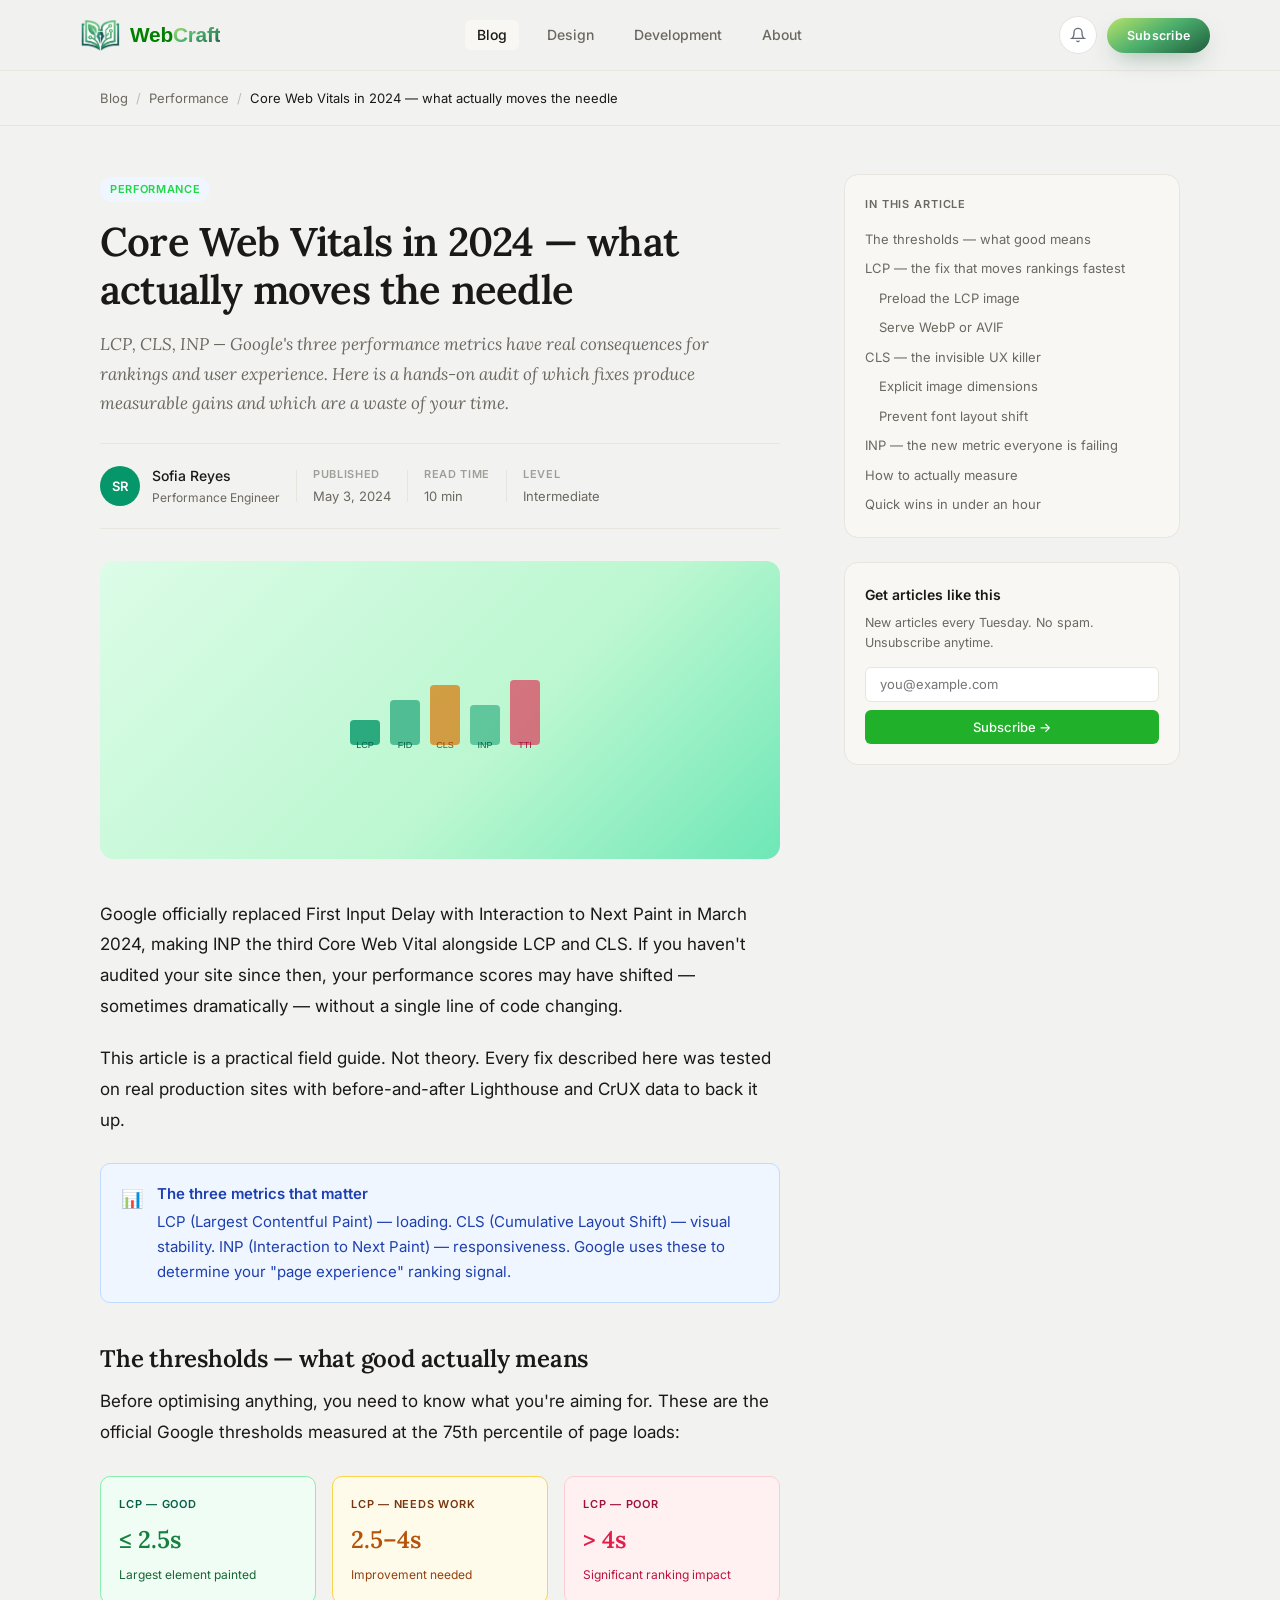
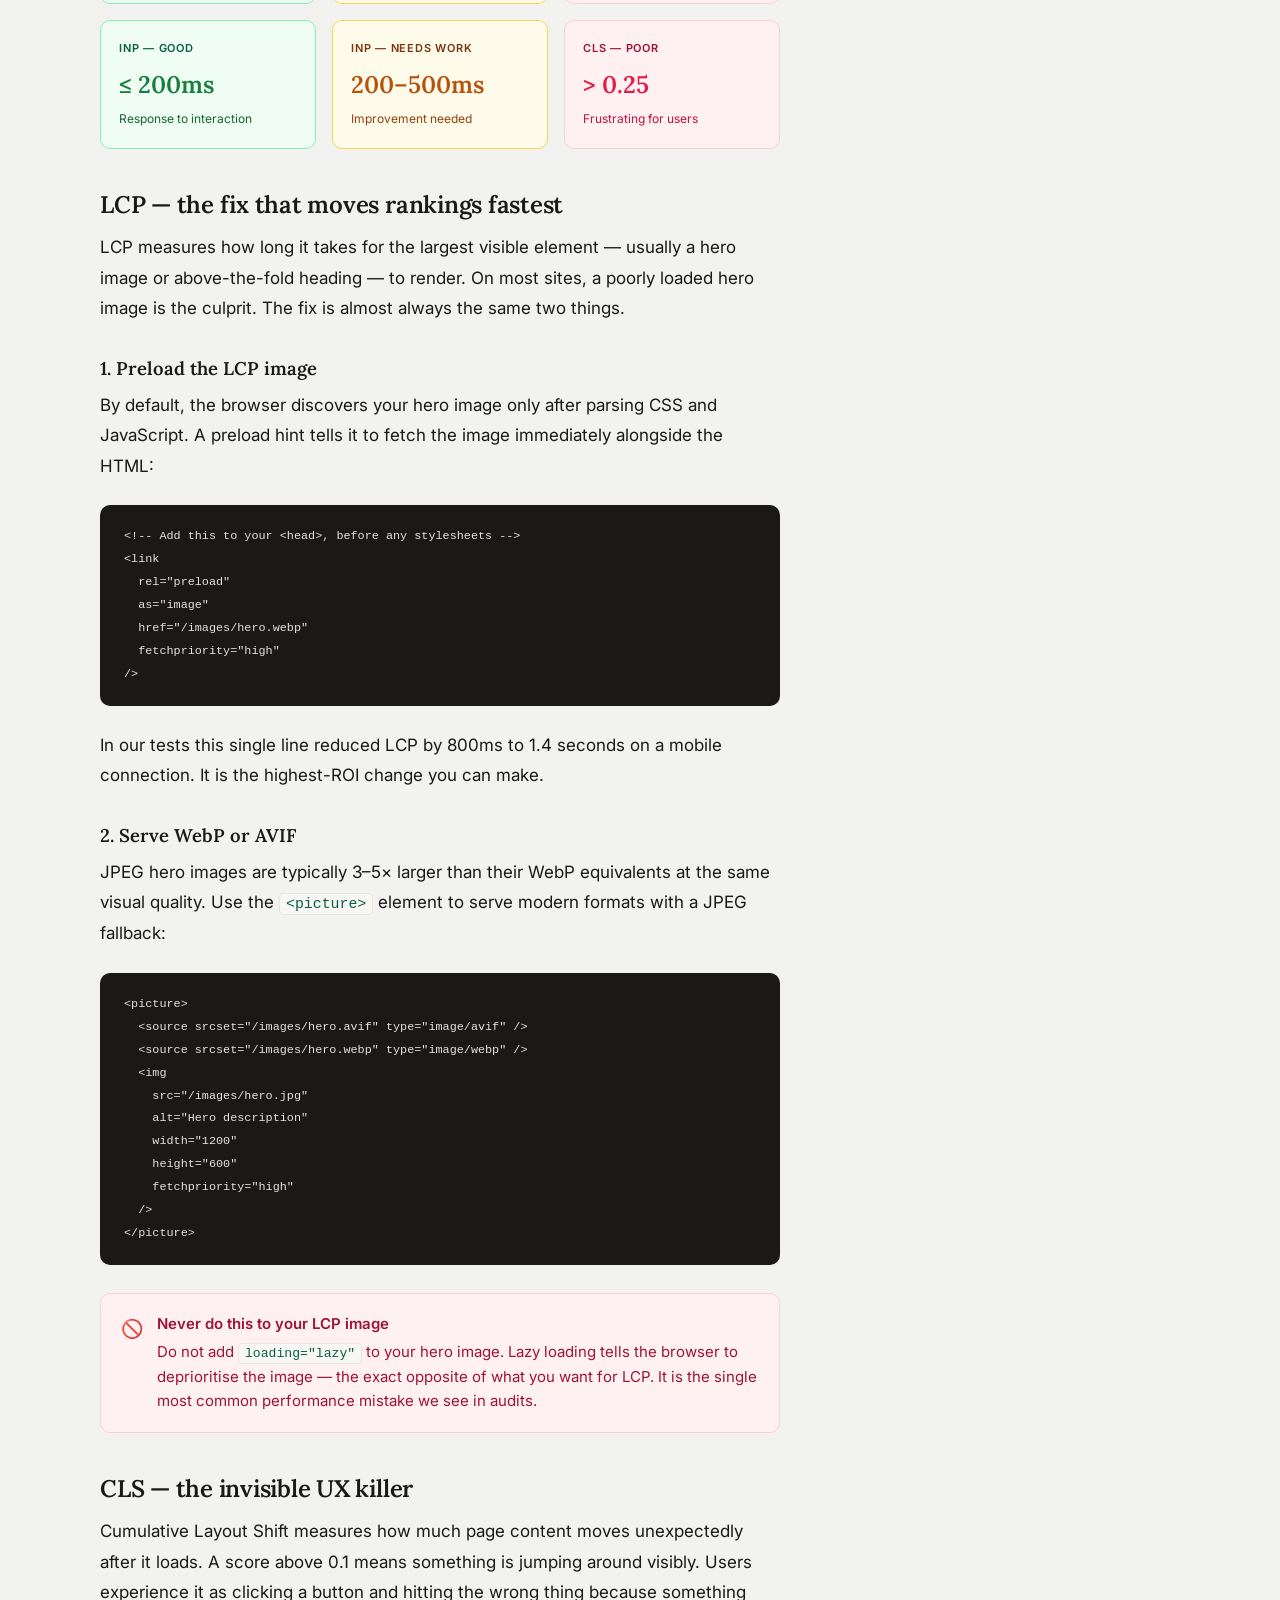
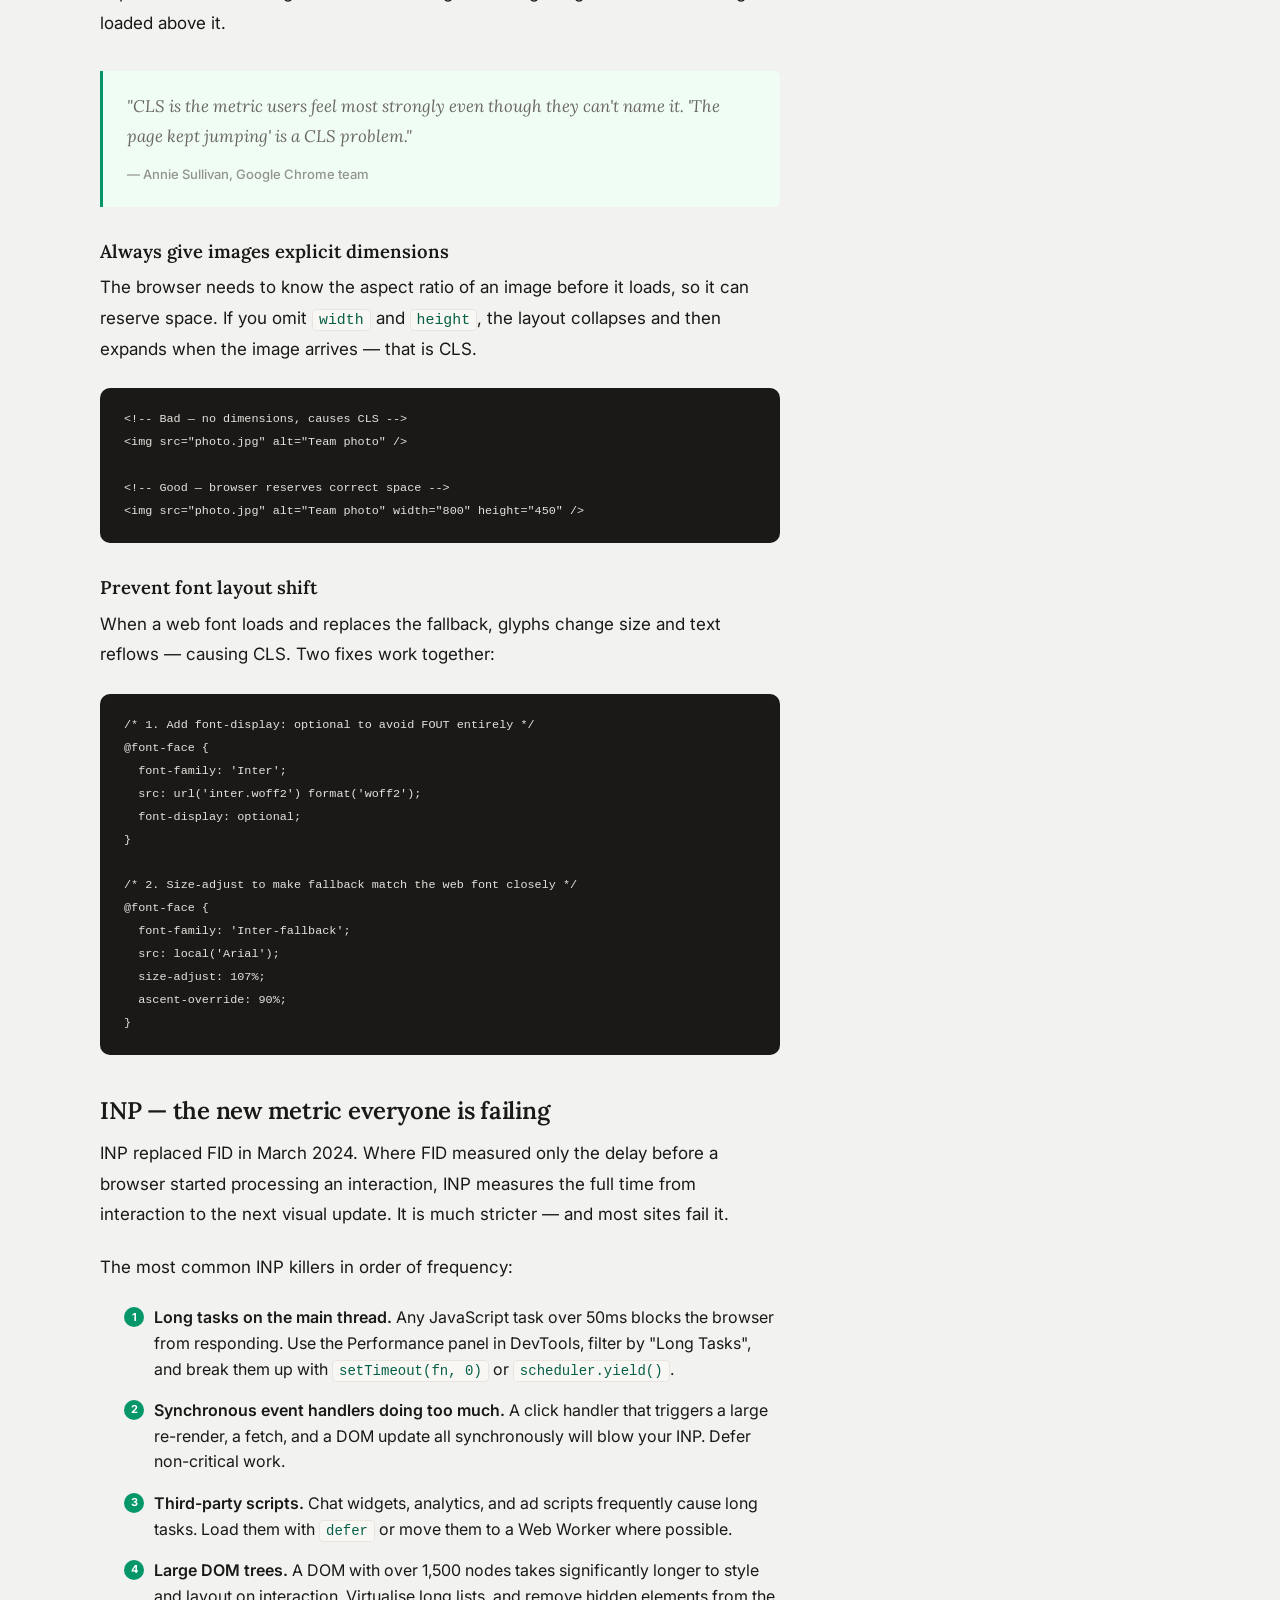
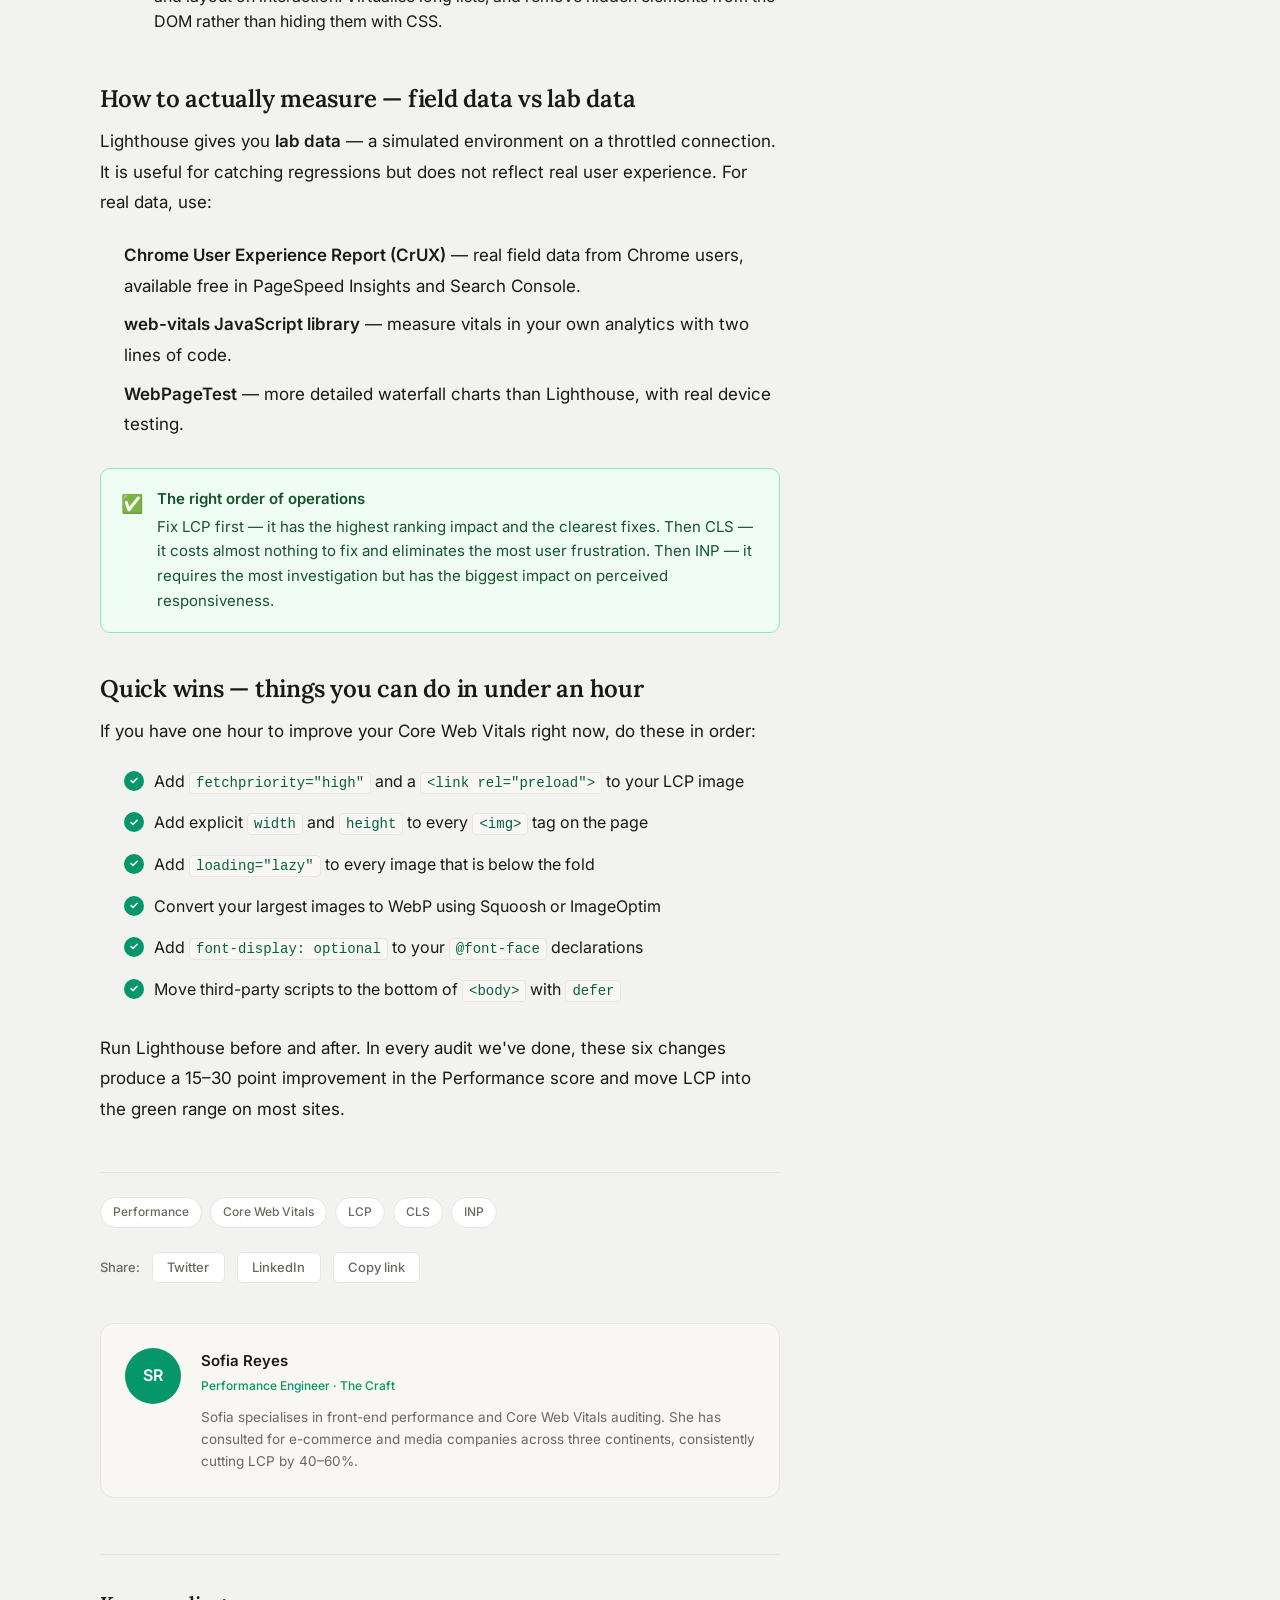
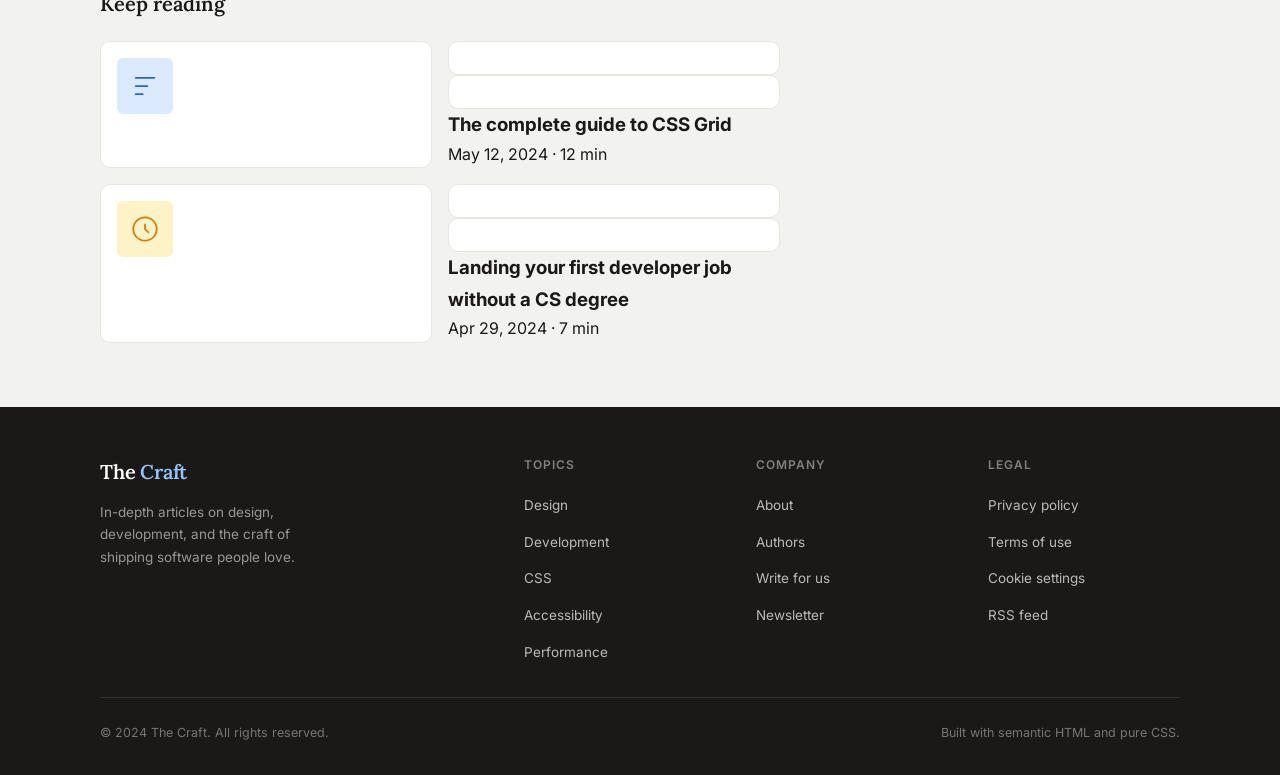
<file: pages/posts/post2.html>
<!DOCTYPE html>
<html lang="en">
<head>
  <meta charset="UTF-8" />
  <meta name="viewport" content="width=device-width, initial-scale=1.0" />
  <meta name="description" content="LCP, CLS, INP — a hands-on audit of what improvements actually make a real difference to users and search rankings in 2024." />
  <title>Core Web Vitals in 2024 — what actually moves the needle — Web Craft</title>
  <link rel="shortcut icon" href="../../assets/logo/logo-symbol1.png" type="image/x-icon">
  <link rel="preconnect" href="https://fonts.googleapis.com" />
  <link rel="preconnect" href="https://fonts.gstatic.com" crossorigin />
  <link href="https://fonts.googleapis.com/css2?family=Inter:wght@400;500;600&family=Lora:ital,wght@0,600;1,400&display=swap" rel="stylesheet" />
  <link rel="stylesheet" href="../../assets/css/posts.css">
</head>
<body>

  <div class="reading-progress" id="reading-progress" role="progressbar" aria-label="Reading progress" aria-valuenow="0" aria-valuemin="0" aria-valuemax="100"></div>
  <a href="#main-content" class="skip-link">Skip to main content</a>

  <header class="site-header" role="banner">
    <div class="head-container">
      
      <a href="" class="logo">
        <img src="../../assets/logo/logo-symbol1.png" alt="" style="width: 40px;"> 
        <p class="name">Web<span class="mark">Craft</span></p>
      </a>

      <nav class="nav-inner" aria-label="Main navigation">
        <ul class="nav-links" role="list">
          <li><a href="/index.html" aria-current="page">Blog</a></li>
          <li><a href="/pages/nav/design.html">Design</a></li>
          <li><a href="/pages/nav/development.html">Development</a></li>
          <li><a href="/pages/nav/about.html">About</a></li>
        </ul>
      </nav>

      <!-- Mobile nav (hidden by default) -->
      <nav id="mobile-nav" class="nav-mobile" aria-label="Mobile navigation">
        <a href="index.html">Blog</a>
        <a href="/pages/nav/design.html">Design</a>
        <a href="/pages/nav/development.html">Development</a>
        <a href="/pages/nav/about.html">About</a>
        <!-- <a href="#newsletter" class="nav-cta">Subscribe</a> -->
      </nav>

      <div class="header-actions">
        <a href="#" class="circle-btn" aria-label="Notifications">
          <svg width="16" height="16" viewBox="0 0 24 24" fill="none" stroke="currentColor" stroke-width="2" stroke-linecap="round"><path d="M6 8a6 6 0 0 1 12 0c0 7 3 9 3 9H3s3-2 3-9"/><path d="M10.3 21a1.9 1.9 0 0 0 3.4 0"/></svg>
        </a>
        <button class="btn-pill small">Subscribe</button>

        <button class="nav-toggle" aria-expanded="false" aria-controls="mobile-nav" aria-label="Toggle navigation menu">
          <span></span><span></span><span></span>
        </button>
      </div>
    </div>
  </header>

  <main id="main-content">
    <nav class="breadcrumb" aria-label="Breadcrumb">
      <div class="container">
        <ol>
          <li><a href="/index.html">Blog</a></li>
          <li><a href="/pages/posts/category.html">Performance</a></li>
          <li><span aria-current="page">Core Web Vitals in 2024 — what actually moves the needle</span></li>
        </ol>
      </div>
    </nav>

    <div class="container">
      <div class="article-layout">
        <div>
          <article aria-labelledby="article-heading">
            <header class="article-header">
              <span class="post-tag">Performance</span>
              <h1 id="article-heading">Core Web Vitals in 2024 — what actually moves the needle</h1>
              <p class="lead">LCP, CLS, INP — Google's three performance metrics have real consequences for rankings and user experience. Here is a hands-on audit of which fixes produce measurable gains and which are a waste of your time.</p>
              <div class="article-meta" role="group" aria-label="Article metadata">
                <div class="author-block">
                  <div class="author-avatar" aria-hidden="true">SR</div>
                  <div>
                    <div class="author-name">Sofia Reyes</div>
                    <div class="author-role">Performance Engineer</div>
                  </div>
                </div>
                <div class="meta-divider" aria-hidden="true"></div>
                <div class="meta-item"><strong>Published</strong><time datetime="2024-05-03">May 3, 2024</time></div>
                <div class="meta-divider" aria-hidden="true"></div>
                <div class="meta-item"><strong>Read time</strong><span>10 min</span></div>
                <div class="meta-divider" aria-hidden="true"></div>
                <div class="meta-item"><strong>Level</strong><span>Intermediate</span></div>
              </div>
            </header>

            <div class="article-hero-image" role="img" aria-label="Performance metrics visualisation">
              <svg width="200" height="80" viewBox="0 0 200 80" fill="none" aria-hidden="true">
                <rect x="10" y="50" width="30" height="25" rx="4" fill="#059669" opacity=".8"/>
                <rect x="50" y="30" width="30" height="45" rx="4" fill="#059669" opacity=".6"/>
                <rect x="90" y="15" width="30" height="60" rx="4" fill="#d97706" opacity=".7"/>
                <rect x="130" y="35" width="30" height="40" rx="4" fill="#059669" opacity=".5"/>
                <rect x="170" y="10" width="30" height="65" rx="4" fill="#e11d48" opacity=".6"/>
                <text x="25" y="78" text-anchor="middle" font-size="9" fill="#065f46" font-family="sans-serif">LCP</text>
                <text x="65" y="78" text-anchor="middle" font-size="9" fill="#065f46" font-family="sans-serif">FID</text>
                <text x="105" y="78" text-anchor="middle" font-size="9" fill="#92400e" font-family="sans-serif">CLS</text>
                <text x="145" y="78" text-anchor="middle" font-size="9" fill="#065f46" font-family="sans-serif">INP</text>
                <text x="185" y="78" text-anchor="middle" font-size="9" fill="#9f1239" font-family="sans-serif">TTI</text>
              </svg>
            </div>

            <div class="prose" id="article-body">

              <p>Google officially replaced First Input Delay with Interaction to Next Paint in March 2024, making INP the third Core Web Vital alongside LCP and CLS. If you haven't audited your site since then, your performance scores may have shifted — sometimes dramatically — without a single line of code changing.</p>

              <p>This article is a practical field guide. Not theory. Every fix described here was tested on real production sites with before-and-after Lighthouse and CrUX data to back it up.</p>

              <div class="callout blue" role="note">
                <span class="callout-icon" aria-hidden="true">📊</span>
                <div class="callout-body">
                  <strong>The three metrics that matter</strong>
                  LCP (Largest Contentful Paint) — loading. CLS (Cumulative Layout Shift) — visual stability. INP (Interaction to Next Paint) — responsiveness. Google uses these to determine your "page experience" ranking signal.
                </div>
              </div>

              <h2 id="thresholds">The thresholds — what good actually means</h2>
              <p>Before optimising anything, you need to know what you're aiming for. These are the official Google thresholds measured at the 75th percentile of page loads:</p>

              <div class="metric-grid" role="list" aria-label="Core Web Vitals thresholds">
                <div class="metric-card good" role="listitem">
                  <div class="metric-name">LCP — Good</div>
                  <div class="metric-value">≤ 2.5s</div>
                  <div class="metric-label">Largest element painted</div>
                </div>
                <div class="metric-card needs" role="listitem">
                  <div class="metric-name">LCP — Needs work</div>
                  <div class="metric-value">2.5–4s</div>
                  <div class="metric-label">Improvement needed</div>
                </div>
                <div class="metric-card poor" role="listitem">
                  <div class="metric-name">LCP — Poor</div>
                  <div class="metric-value">> 4s</div>
                  <div class="metric-label">Significant ranking impact</div>
                </div>
                <div class="metric-card good" role="listitem">
                  <div class="metric-name">INP — Good</div>
                  <div class="metric-value">≤ 200ms</div>
                  <div class="metric-label">Response to interaction</div>
                </div>
                <div class="metric-card needs" role="listitem">
                  <div class="metric-name">INP — Needs work</div>
                  <div class="metric-value">200–500ms</div>
                  <div class="metric-label">Improvement needed</div>
                </div>
                <div class="metric-card poor" role="listitem">
                  <div class="metric-name">CLS — Poor</div>
                  <div class="metric-value">> 0.25</div>
                  <div class="metric-label">Frustrating for users</div>
                </div>
              </div>

              <h2 id="lcp">LCP — the fix that moves rankings fastest</h2>
              <p>LCP measures how long it takes for the largest visible element — usually a hero image or above-the-fold heading — to render. On most sites, a poorly loaded hero image is the culprit. The fix is almost always the same two things.</p>

              <h3 id="preload-lcp">1. Preload the LCP image</h3>
              <p>By default, the browser discovers your hero image only after parsing CSS and JavaScript. A preload hint tells it to fetch the image immediately alongside the HTML:</p>

              <pre><code>&lt;!-- Add this to your &lt;head&gt;, before any stylesheets --&gt;
&lt;link
  rel="preload"
  as="image"
  href="/images/hero.webp"
  fetchpriority="high"
/&gt;</code></pre>

              <p>In our tests this single line reduced LCP by 800ms to 1.4 seconds on a mobile connection. It is the highest-ROI change you can make.</p>

              <h3 id="modern-formats">2. Serve WebP or AVIF</h3>
              <p>JPEG hero images are typically 3–5× larger than their WebP equivalents at the same visual quality. Use the <code>&lt;picture&gt;</code> element to serve modern formats with a JPEG fallback:</p>

              <pre><code>&lt;picture&gt;
  &lt;source srcset="/images/hero.avif" type="image/avif" /&gt;
  &lt;source srcset="/images/hero.webp" type="image/webp" /&gt;
  &lt;img
    src="/images/hero.jpg"
    alt="Hero description"
    width="1200"
    height="600"
    fetchpriority="high"
  /&gt;
&lt;/picture&gt;</code></pre>

              <div class="callout red" role="note">
                <span class="callout-icon" aria-hidden="true">🚫</span>
                <div class="callout-body">
                  <strong>Never do this to your LCP image</strong>
                  Do not add <code>loading="lazy"</code> to your hero image. Lazy loading tells the browser to deprioritise the image — the exact opposite of what you want for LCP. It is the single most common performance mistake we see in audits.
                </div>
              </div>

              <h2 id="cls">CLS — the invisible UX killer</h2>
              <p>Cumulative Layout Shift measures how much page content moves unexpectedly after it loads. A score above 0.1 means something is jumping around visibly. Users experience it as clicking a button and hitting the wrong thing because something loaded above it.</p>

              <blockquote>
                "CLS is the metric users feel most strongly even though they can't name it. 'The page kept jumping' is a CLS problem."
                <cite>— Annie Sullivan, Google Chrome team</cite>
              </blockquote>

              <h3 id="cls-images">Always give images explicit dimensions</h3>
              <p>The browser needs to know the aspect ratio of an image before it loads, so it can reserve space. If you omit <code>width</code> and <code>height</code>, the layout collapses and then expands when the image arrives — that is CLS.</p>

              <pre><code>&lt;!-- Bad — no dimensions, causes CLS --&gt;
&lt;img src="photo.jpg" alt="Team photo" /&gt;

&lt;!-- Good — browser reserves correct space --&gt;
&lt;img src="photo.jpg" alt="Team photo" width="800" height="450" /&gt;</code></pre>

              <h3 id="cls-fonts">Prevent font layout shift</h3>
              <p>When a web font loads and replaces the fallback, glyphs change size and text reflows — causing CLS. Two fixes work together:</p>

              <pre><code>/* 1. Add font-display: optional to avoid FOUT entirely */
@font-face {
  font-family: 'Inter';
  src: url('inter.woff2') format('woff2');
  font-display: optional;
}

/* 2. Size-adjust to make fallback match the web font closely */
@font-face {
  font-family: 'Inter-fallback';
  src: local('Arial');
  size-adjust: 107%;
  ascent-override: 90%;
}</code></pre>

              <h2 id="inp">INP — the new metric everyone is failing</h2>
              <p>INP replaced FID in March 2024. Where FID measured only the delay before a browser started processing an interaction, INP measures the full time from interaction to the next visual update. It is much stricter — and most sites fail it.</p>

              <p>The most common INP killers in order of frequency:</p>

              <ul class="checklist" role="list">
                <li>
                  <span class="check-icon" aria-hidden="true">1</span>
                  <span><strong>Long tasks on the main thread.</strong> Any JavaScript task over 50ms blocks the browser from responding. Use the Performance panel in DevTools, filter by "Long Tasks", and break them up with <code>setTimeout(fn, 0)</code> or <code>scheduler.yield()</code>.</span>
                </li>
                <li>
                  <span class="check-icon" aria-hidden="true">2</span>
                  <span><strong>Synchronous event handlers doing too much.</strong> A click handler that triggers a large re-render, a fetch, and a DOM update all synchronously will blow your INP. Defer non-critical work.</span>
                </li>
                <li>
                  <span class="check-icon" aria-hidden="true">3</span>
                  <span><strong>Third-party scripts.</strong> Chat widgets, analytics, and ad scripts frequently cause long tasks. Load them with <code>defer</code> or move them to a Web Worker where possible.</span>
                </li>
                <li>
                  <span class="check-icon" aria-hidden="true">4</span>
                  <span><strong>Large DOM trees.</strong> A DOM with over 1,500 nodes takes significantly longer to style and layout on interaction. Virtualise long lists, and remove hidden elements from the DOM rather than hiding them with CSS.</span>
                </li>
              </ul>

              <h2 id="measuring">How to actually measure — field data vs lab data</h2>
              <p>Lighthouse gives you <strong>lab data</strong> — a simulated environment on a throttled connection. It is useful for catching regressions but does not reflect real user experience. For real data, use:</p>

              <ul class="prose">
                <li><strong>Chrome User Experience Report (CrUX)</strong> — real field data from Chrome users, available free in PageSpeed Insights and Search Console.</li>
                <li><strong>web-vitals JavaScript library</strong> — measure vitals in your own analytics with two lines of code.</li>
                <li><strong>WebPageTest</strong> — more detailed waterfall charts than Lighthouse, with real device testing.</li>
              </ul>

              <div class="callout green" role="note">
                <span class="callout-icon" aria-hidden="true">✅</span>
                <div class="callout-body">
                  <strong>The right order of operations</strong>
                  Fix LCP first — it has the highest ranking impact and the clearest fixes. Then CLS — it costs almost nothing to fix and eliminates the most user frustration. Then INP — it requires the most investigation but has the biggest impact on perceived responsiveness.
                </div>
              </div>

              <h2 id="quick-wins">Quick wins — things you can do in under an hour</h2>
              <p>If you have one hour to improve your Core Web Vitals right now, do these in order:</p>

              <ul class="checklist" role="list">
                <li><span class="check-icon" aria-hidden="true">✓</span><span>Add <code>fetchpriority="high"</code> and a <code>&lt;link rel="preload"&gt;</code> to your LCP image</span></li>
                <li><span class="check-icon" aria-hidden="true">✓</span><span>Add explicit <code>width</code> and <code>height</code> to every <code>&lt;img&gt;</code> tag on the page</span></li>
                <li><span class="check-icon" aria-hidden="true">✓</span><span>Add <code>loading="lazy"</code> to every image that is below the fold</span></li>
                <li><span class="check-icon" aria-hidden="true">✓</span><span>Convert your largest images to WebP using Squoosh or ImageOptim</span></li>
                <li><span class="check-icon" aria-hidden="true">✓</span><span>Add <code>font-display: optional</code> to your <code>@font-face</code> declarations</span></li>
                <li><span class="check-icon" aria-hidden="true">✓</span><span>Move third-party scripts to the bottom of <code>&lt;body&gt;</code> with <code>defer</code></span></li>
              </ul>

              <p>Run Lighthouse before and after. In every audit we've done, these six changes produce a 15–30 point improvement in the Performance score and move LCP into the green range on most sites.</p>

            </div>

            <footer class="article-footer">
              <div class="tag-list" aria-label="Article tags">
                <a href="category.html" class="tag-chip">Performance</a>
                <a href="category.html" class="tag-chip">Core Web Vitals</a>
                <a href="category.html" class="tag-chip">LCP</a>
                <a href="category.html" class="tag-chip">CLS</a>
                <a href="category.html" class="tag-chip">INP</a>
              </div>
              <div class="share-row" aria-label="Share this article">
                <span class="share-label">Share:</span>
                <button class="share-btn" type="button" aria-label="Share on Twitter">Twitter</button>
                <button class="share-btn" type="button" aria-label="Share on LinkedIn">LinkedIn</button>
                <button class="share-btn" type="button" id="copy-link-btn" aria-label="Copy link">Copy link</button>
              </div>
            </footer>

            <aside class="author-bio" aria-label="About the author">
              <div class="author-bio-avatar" aria-hidden="true">SR</div>
              <div class="author-bio-body">
                <h3>Sofia Reyes</h3>
                <p class="role">Performance Engineer · The Craft</p>
                <p>Sofia specialises in front-end performance and Core Web Vitals auditing. She has consulted for e-commerce and media companies across three continents, consistently cutting LCP by 40–60%.</p>
              </div>
            </aside>
          </article>

          <section class="related-posts" aria-labelledby="related-heading">
            <h2 id="related-heading">Keep reading</h2>
            <div class="related-grid">
              <a href="post.html" class="related-card">
                <div class="related-thumb" style="background:#dbeafe" aria-hidden="true">
                  <svg width="28" height="28" viewBox="0 0 24 24" fill="none" stroke="#2563eb" stroke-width="1.5"><path d="M4 5h16M4 12h10M4 19h6" stroke-linecap="round"/></svg>
                </div>
                <div>
                  <h3><a href="post.html">The complete guide to CSS Grid</a></h3>
                  <time datetime="2024-05-12">May 12, 2024 · 12 min</time>
                </div>
              </a>
              <a href="post-2.html" class="related-card">
                <div class="related-thumb" style="background:#fef3c7" aria-hidden="true">
                  <svg width="28" height="28" viewBox="0 0 24 24" fill="none" stroke="#d97706" stroke-width="1.5"><circle cx="12" cy="12" r="10"/><path d="M12 8v4l3 3" stroke-linecap="round"/></svg>
                </div>
                <div>
                  <h3><a href="post-2.html">Landing your first developer job without a CS degree</a></h3>
                  <time datetime="2024-04-29">Apr 29, 2024 · 7 min</time>
                </div>
              </a>
            </div>
          </section>
        </div>

        <aside class="toc-sidebar" aria-label="Table of contents and newsletter">
          <nav class="toc-card" aria-label="Table of contents">
            <h2>In this article</h2>
            <ul class="toc-list" role="list">
              <li><a href="#thresholds">The thresholds — what good means</a></li>
              <li><a href="#lcp">LCP — the fix that moves rankings fastest</a></li>
              <li class="toc-h3"><a href="#preload-lcp">Preload the LCP image</a></li>
              <li class="toc-h3"><a href="#modern-formats">Serve WebP or AVIF</a></li>
              <li><a href="#cls">CLS — the invisible UX killer</a></li>
              <li class="toc-h3"><a href="#cls-images">Explicit image dimensions</a></li>
              <li class="toc-h3"><a href="#cls-fonts">Prevent font layout shift</a></li>
              <li><a href="#inp">INP — the new metric everyone is failing</a></li>
              <li><a href="#measuring">How to actually measure</a></li>
              <li><a href="#quick-wins">Quick wins in under an hour</a></li>
            </ul>
          </nav>
          <div class="sidebar-newsletter">
            <h3>Get articles like this</h3>
            <p>New articles every Tuesday. No spam. Unsubscribe anytime.</p>
            <form action="#" method="post" novalidate>
              <label for="sidebar-email" style="position:absolute;width:1px;height:1px;overflow:hidden;clip:rect(0,0,0,0)">Email address</label>
              <input id="sidebar-email" type="email" name="email" placeholder="you@example.com" required autocomplete="email" />
              <button type="submit">Subscribe →</button>
            </form>
          </div>
        </aside>
      </div>
    </div>
  </main>

  <footer class="site-footer" role="contentinfo">
    <div class="container">
      <div class="footer-grid">
        <div class="footer-brand">
          <div class="nav-logo" aria-label="The Craft home">The <span style="color:#93c5fd">Craft</span></div>
          <p>In-depth articles on design, development, and the craft of shipping software people love.</p>
        </div>
        <div class="footer-col"><h4>Topics</h4><ul><li><a href="category.html">Design</a></li><li><a href="category.html">Development</a></li><li><a href="category.html">CSS</a></li><li><a href="category.html">Accessibility</a></li><li><a href="category.html">Performance</a></li></ul></div>
        <div class="footer-col"><h4>Company</h4><ul><li><a href="#">About</a></li><li><a href="#">Authors</a></li><li><a href="#">Write for us</a></li><li><a href="#">Newsletter</a></li></ul></div>
        <div class="footer-col"><h4>Legal</h4><ul><li><a href="#">Privacy policy</a></li><li><a href="#">Terms of use</a></li><li><a href="#">Cookie settings</a></li><li><a href="#">RSS feed</a></li></ul></div>
      </div>
      <div class="footer-bottom">
        <p>© 2024 The Craft. All rights reserved.</p>
        <p>Built with semantic HTML and pure CSS.</p>
      </div>
    </div>
  </footer>

  <script>
    const toggle = document.querySelector('.nav-toggle');
    const mobileNav = document.getElementById('mobile-nav');
    toggle.addEventListener('click', () => {
      const isOpen = mobileNav.classList.toggle('open');
      toggle.setAttribute('aria-expanded', isOpen);
    });
    const progressBar = document.getElementById('reading-progress');
    const article = document.getElementById('article-body');
    window.addEventListener('scroll', () => {
      const top = article.getBoundingClientRect().top + window.scrollY;
      const progress = Math.min(Math.max(((window.scrollY - top) / article.offsetHeight) * 100, 0), 100);
      progressBar.style.width = progress + '%';
      progressBar.setAttribute('aria-valuenow', Math.round(progress));
    }, { passive: true });
    document.getElementById('copy-link-btn').addEventListener('click', () => {
      navigator.clipboard.writeText(window.location.href).then(() => {
        const btn = document.getElementById('copy-link-btn');
        btn.textContent = 'Copied!';
        setTimeout(() => { btn.textContent = 'Copy link'; }, 2000);
      });
    });
  </script>
</body>
</html>
</file>
<file: assets/css/main.css>
@import url(./variables.css);

/* ========================== BLOBAL STYLES ==============================*/

*, *::before, *::after { box-sizing: border-box; margin: 0; padding: 0; }

html { scroll-behavior: smooth; }

body {
  font-family: var(--sans);
  font-size: 16px;
  line-height: 1.7;
  color: var(--color-text);
  background: var(--color-bg);
  -webkit-font-smoothing: antialiased;
  background-color: rgba(241,241,239,0.9);
}

img { display: block; max-width: 100%; height: auto; }
a { color: inherit; text-decoration: none; font-family: var(--sans); }
ul { list-style: none; }

/* ── Layout helpers ───────────────────────────────────────── */
.container {
  width: 100%;
  max-width: var(--max-width);
  margin-inline: auto;
  padding-inline: 1.25rem;
}
.prose-container { 
  width: 100%; 
  max-width: var(--prose-width); 
  margin-inline: auto; 
  padding-inline: 1.25rem; 
}

/* ── Skip link (accessibility) ────────────────────────────── */
.skip-link {
  position: absolute;
  top: -100%;
  left: 1rem;
  background: var(--color-accent);
  color: #fff;
  padding: 0.5rem 1rem;
  border-radius: var(--radius-sm);
  font-size: 14px;
  font-weight: 500;
  z-index: 1000;
  transition: top var(--transition);
}
.skip-link:focus { top: 1rem; }
.wrap{
  max-width:1200px;
  margin:0 auto;
  padding:0 20px 0 60px;
}

/* ════════════════════════════════════════════════════════════
NAVIGATIONS
════════════════════════════════════════════════════════════ */
.site-header {
  position: sticky;
  top: 0;
  z-index: 100;
  background: rgba(241,241,239,0.9);
  backdrop-filter: blur(10px);
  -webkit-backdrop-filter: blur(10px);
  border-bottom: 1px solid var(--color-border);
}

.head-container {
  display: flex;
  justify-content: space-between;
  align-items: center;
  height: 70px;
  gap: 1rem;
  padding: 0px 70px;
}

.head-container .logo {
  display: flex;
  align-items: center;
}

.head-container .logo  {
  font-size: 1.3rem;
  color: green;
  padding-left: 10px;
}


.header-actions{display:flex; align-items:center; gap:10px;}
  .circle-btn{
    width:38px;height:38px;border-radius:50%;
    display:flex;align-items:center;justify-content:center;
    background:var(--white);
    border:1px solid var(--line);
    color:var(--graphite);
    transition:all .15s ease;
  }
  .circle-btn:hover{border-color:var(--green-mid);color:var(--green-dark);}
  .burger{
    width:38px;height:38px;border-radius:50%;
    display:flex;align-items:center;justify-content:center;
    background:var(--ink);color:var(--white);
    margin-left:6px;
  }

  .btn-pill{
    font-family:var(--sans);
    font-weight:600;
    font-size:13.5px;
    letter-spacing:.02em;
    color:var(--white);
    background:var(--grad);
    border:none;
    border-radius:100px;
    padding:14px 30px;
    cursor:pointer;
    display:inline-flex;
    align-items:center;
    gap:8px;
    box-shadow:0 10px 24px -10px rgba(30,92,61,0.55);
    transition:transform .15s ease, box-shadow .15s ease;
  }
  .btn-pill:hover{transform:translateY(-1px);box-shadow:0 14px 28px -10px rgba(30,92,61,0.6);}
  .btn-pill:active{transform:translateY(0);}
  .btn-pill.small{padding:10px 20px;font-size:12.5px;}

.nav-inner {
  display: flex;
  align-items: center;
  justify-content: space-between;
  height: 60px;
  gap: 1rem;
}

.nav-logo {
  font-family: var(--font-serif);
  font-size: 20px;
  font-weight: 600;
  color: var(--color-text);
  letter-spacing: -0.01em;
  flex-shrink: 0;
}
.nav-logo span { color: var(--color-accent); }

.logo{
  font-family:var(--display);
  font-weight:700;
  font-size:21px;
  letter-spacing:-0.01em;
}

.name {
  padding-left: 10px;
  color: green;
}

.mark{
  background: var(--grad);
  -webkit-background-clip:text;
  background-clip:text;
  -webkit-text-fill-color:transparent;
}

.nav-links {
  display: flex;
  align-items: center;
  gap: 1rem;
}

.nav-links a {
  font-size: 14px;
  font-weight: 500;
  color: var(--color-text-muted);
  padding: 0.4rem 0.75rem;
  border-radius: var(--radius-sm);
  transition: color var(--transition), background var(--transition);
}
.nav-links a:hover,
.nav-links a[aria-current="page"] {
  color: var(--color-text);
  background: var(--color-surface);
}

.nav-cta {
  font-size: 14px;
  font-weight: 500;
  color: #fff;
  background: var(--color-accent);
  padding: 0.45rem 1rem;
  border-radius: var(--radius-sm);
  transition: background var(--transition);
  flex-shrink: 0;
}
.nav-cta:hover { background: var(--color-accent-dark); }

/* Hamburger */
.nav-toggle {
  display: none;
  background: none;
  border: 1px solid var(--color-border);
  border-radius: var(--radius-sm);
  padding: 6px 8px;
  cursor: pointer;
  flex-direction: column;
  gap: 4px;
}
.nav-toggle span {
  display: block;
  width: 20px;
  height: 2px;
  background: var(--color-text);
  border-radius: 2px;
  transition: transform var(--transition), opacity var(--transition);
}
.nav-toggle[aria-expanded="true"] span:nth-child(1) { transform: translateY(6px) rotate(45deg); }
.nav-toggle[aria-expanded="true"] span:nth-child(2) { opacity: 0; }
.nav-toggle[aria-expanded="true"] span:nth-child(3) { transform: translateY(-6px) rotate(-45deg); }


/* ===========================
   BREADCRUMB
=========================== */
.breadcrumb {
  padding: 1rem 0;
  border-bottom: 1px solid var(--color-border);
}
.breadcrumb ol {
  display: flex;
  align-items: center;
  gap: 0.5rem;
  list-style: none;
  padding: 0;
  font-size: 13px;
  color: var(--color-text-muted);
}
.breadcrumb a {
  color: var(--color-text-muted);
  transition: color var(--transition);
}
.breadcrumb a:hover {
  color: var(--color-accent);
}
.breadcrumb li:not(:last-child)::after {
  content: "/";
  opacity: 0.4;
  margin-left: 0.5rem;
}
.breadcrumb [aria-current="page"] { 
  color: var(--color-text); 
}

/* ===========================
   CATEGORY HERO -- FOR ABOUT AND DEVELOPMENT PAGES
=========================== */
.cat-hero {
  padding: 4rem 0 3rem;
  border-bottom: 1px solid var(--color-border);
  background: linear-gradient(135deg, #faf5ff 0%, #f5f3ff 100%);
}
.cat-eyebrow {
  font-size: 11px;
  font-weight: 600;
  letter-spacing: 0.1em;
  text-transform: uppercase;
  color: var(--color-accent);
  margin-bottom: 0.75rem;
}
.cat-hero h1 {
  font-family: var(--font-serif);
  font-size: clamp(2rem, 5vw, 3.25rem);
  font-weight: 600;
  line-height: 1.15;
  letter-spacing: -0.02em;
  margin-bottom: 1rem;
}
.cat-hero p {
  font-size: 17px;
  color: var(--color-text-muted);
  max-width: 560px;
  line-height: 1.7;
  margin-bottom: 2rem;
}
.cat-stats {
  display: flex;
  gap: 2.5rem;
  flex-wrap: wrap;
}
.stat {
  display: flex;
  flex-direction: column;
  gap: 3px;
}
.stat-value {
  font-size: 1.75rem;
  font-weight: 600;
  font-family: var(--font-serif);
  line-height: 1;
}
.stat-label {
  font-size: 12px;
  color: var(--color-text-muted);
}

/* ===========================
   TOPIC CHIPS
=========================== */
.topic-bar {
  padding: 1.25rem 0;
  border-bottom: 1px solid var(--color-border);
  overflow-x: auto;
  -webkit-overflow-scrolling: touch;
  scrollbar-width: none;
}
.topic-bar::-webkit-scrollbar {
  display: none;
}
.topic-list {
  display: flex;
  gap: 0.5rem;
  min-width: max-content;
}
.topic-chip {
  font-size: 13px;
  font-weight: 500;
  padding: 0.4rem 1rem;
  border-radius: 99px;
  border: 1px solid var(--color-border);
  color: var(--color-text-muted);
  background: var(--color-bg);
  cursor: pointer;
  white-space: nowrap;
  transition: all var(--transition);
  font-family: var(--sans);
}
.topic-chip:hover,
.topic-chip.active {
  background: var(--color-text);
  color: #fff;
  border-color: var(--color-text);
}

/* ===========================
   POST GRID
=========================== */
.posts-section {
  padding: 3rem 0;
}
.posts-header {
  display: flex;
  align-items: center;
  justify-content: space-between;
  margin-bottom: 1.75rem;
  gap: 1rem;
}
.posts-header h2 {
  font-family: var(--font-serif);
  font-size: 1.35rem;
  font-weight: 600;
}
.view-all {
  font-size: 13px;
  font-weight: 500;
  color: var(--color-accent);
  white-space: nowrap;
}
.view-all:hover {
  opacity: 0.75;
}
.post-grid {
  display: grid;
  grid-template-columns: repeat(3, 1fr);
  gap: 1.5rem;
}
.post-card {
  border: 1px solid var(--color-border);
  border-radius: var(--radius-md);
  overflow: hidden;
  transition: box-shadow var(--transition), transform var(--transition);
}
.post-card:hover {
  box-shadow: 0 4px 20px rgba(0,0,0,0.07);
  transform: translateY(-2px);
}
.card-img {
  aspect-ratio: 16/9;
  display: flex;
  align-items: center;
  justify-content: center;
}
.card-body {
  padding: 1.25rem;
}
.card-body h3 {
  font-family: var(--font-serif);
  font-size: 1.05rem;
  font-weight: 600;
  line-height: 1.35;
  margin-bottom: 0.5rem;
}
.card-body h3 a:hover {
  color: var(--color-accent);
}
.card-body p {
  font-size: 13.5px;
  color: var(--color-text-muted);
  line-height: 1.6;
  margin-bottom: 1rem;
  display: -webkit-box;
  line-clamp: 2;
  -webkit-box-orient: vertical;
  overflow: hidden;
}
.card-footer {
  display: flex;
  align-items: center;
  justify-content: space-between;
  padding: 0.875rem 1.25rem;
  border-top: 1px solid var(--color-border);
  font-size: 12px;
  color: var(--color-text-muted);
}
.card-author {
  display: flex;
  align-items: center;
  gap: 6px;
}
.avatar-sm {
  width: 24px;
  height: 24px;
  border-radius: 50%;
  font-size: 10px;
  font-weight: 600;
  color: #fff;
  display: flex;
  align-items: center;
  justify-content: center;
}


/* ════════════════════════════════════════════════════════════
HERO
════════════════════════════════════════════════════════════ */
.hero{
  position:relative;
  overflow:hidden;
  padding-bottom: 0;
}

.hero-grid{
  display:grid;
  grid-template-columns:1fr 1fr;
  align-items:center;
  min-height:560px;
  position:relative;
}
.hero-copy{position:relative;z-index:3;padding:20px 0 40px;}
.eyebrow{
  font-family:var(--sans);
  font-weight:600;
  font-size:12.5px;
  letter-spacing:.14em;
  text-transform:uppercase;
  color:var(--green-dark);
  margin-bottom:18px;
}
h1.hero-title{
  font-family:var(--display);
  font-weight:500;
  font-size:clamp(34px,4.2vw,50px);
  line-height:1.08;
  letter-spacing:-0.01em;
  text-transform:uppercase;
  color:var(--ink);
}
h1.hero-title strong{
  display:block;
  font-weight:800;
}
.hero-copy p.lede{
  margin-top:20px;
  font-size:15.5px;
  color:var(--graphite);
  max-width:38ch;
  line-height:1.7;
}
.hero-cta-row{margin-top:34px;display:flex;align-items:center;gap:18px;}
.search-link{
  font-size:13.5px;font-weight:600;color:var(--ink);
  display:flex;align-items:center;gap:8px;
}
.search-link svg{color:var(--green-mid);}

.hero-media{
  position:relative;
  height:100%;
  min-height:560px;
}
.hero-media svg{
  position:absolute;
  right:-40px;
  top:50%;
  transform:translateY(-50%);
  width:120%;
  max-width:640px;
  height:auto;
}
.hero-img {
  position: absolute; 
  right: 10rem;        
  top: 50%;        
  transform: translateY(-50%);
  pointer-events: none;
}

.hero-img img {
  right: 10rem;
  display: block;
  max-width: 100%;  
  height: auto;
}
.subtitle-card{
  position:relative;
  z-index:4;
  max-width:280px;
  background:var(--grad);
  border-radius:16px;
  padding:26px 24px;
  color:var(--white);
  margin-top:-46px;
  margin-bottom:60px;
  box-shadow:0 20px 40px -18px rgba(30,92,61,0.45);
}
.subtitle-card h3{
  font-family:var(--display);
  font-weight:700;
  font-size:15px;
  text-transform:uppercase;
  letter-spacing:.04em;
  margin-bottom:10px;
}
.subtitle-card p{font-size:13px;line-height:1.6;color:rgba(255,255,255,0.9);}

.hero-footer-row{
  display:grid;
  grid-template-columns:280px 1fr;
  gap:40px;
  align-items:start;
  padding-bottom:70px;
  position:relative;
  z-index:4;
}
.hero-footer-row .filler{margin-top:-46px;}
.digital-block h4{
  font-family:var(--display);
  font-weight:700;
  font-size:15px;
  text-transform:uppercase;
  letter-spacing:.04em;
  margin-bottom:10px;
}
.digital-block p{font-size:14px;color:var(--graphite);max-width:46ch;line-height:1.65;}

/* ════════════════════════════════════════════════════════════
CATEGORY FILTER
════════════════════════════════════════════════════════════ */
.category-bar {
  background:var(--white);
  border-top:1px solid var(--line);
  border-bottom:1px solid var(--line);
  padding:20px 0;

  /* Enables smooth swipe navigation on mobile devices */
  overflow-x: auto;
  white-space: nowrap;
  padding: 10px 16px;
  
  /* Hides the default scrollbar on modern web engines */
  -webkit-overflow-scrolling: touch;
}
.category-bar::-webkit-scrollbar { display: none; }

.category-list {
  display: flex;
  gap: 0.5rem;
  min-width: max-content;
  flex-shrink: 0; 
  display: inline-flex;
  align-items: center;
  gap: 6px;
  
}

.category-chip {
  font-size: 13px;
  font-weight: 500;
  padding: 0.4rem 1rem;
  border-radius: 99px;
  border: 1px solid var(--color-border);
  color: var(--color-text-muted);
  background: var(--paper);
  cursor: pointer;
  white-space: nowrap;
  transition: all var(--transition);
}
.count{
  font-size: 3px;
  opacity:.65;
  margin-left:5px;
}
.category-chip:hover,
.category-chip.active {
  background: var(--color-text);
  color: #fff;
  border-color: var(--color-text);
}

/* ── Featured post ────────────────────────────────────────── */
.featured {
  padding: 3rem;
  border-bottom: 1px solid var(--color-border);
}

.featured-label {
  font-size: 0.8em;
  font-weight: 600;
  letter-spacing: 0.1em;
  text-transform: uppercase;
  color: var(--color-text-muted);
  margin-bottom: 1.25rem;
}

.featured-card {
  display: flex;
  flex-direction: row;
  grid-template-columns: 1fr 1fr;
  width: 70%;
  height: 400px;
  gap: 1rem;
  align-items: center;
  background: var(--color-surface);
  border: 1px solid var(--color-border);
  border-radius: var(--border-radius, var(--radius-lg));
  border-radius: var(--radius-lg);
  overflow: hidden;
  transition: box-shadow var(--transition); 
  padding: 1rem;
}
.featured-card:hover { box-shadow: 0 4px 24px rgba(0,0,0,0.07); }

.feat-img {
  width: 55%;
  height: 100%;
  border-radius: 15px;
}

.featured-body { padding-left: 1rem; }

.post-tag {
  display: inline-block;
  font-size: 11px;
  font-weight: 600;
  letter-spacing: 0.06em;
  text-transform: uppercase;
  background: var(--color-tag-bg);
  color: var(--color-tag-text);
  padding: 3px 10px;
  border-radius: 99px;
  margin-bottom: 0.75rem;
}

.featured-body h3 {
  font-family: var(--sans);
  font-size: clamp(1.20rem, 2vw, 1.50rem);
  font-weight: 600;
  line-height: 1.3;
  letter-spacing: -0.01em;
  margin-bottom: 0.75rem;
}

.featured-body h2 a { transition: color var(--transition); }
.featured-body h2 a:hover { color: var(--color-accent); }

.featured-body p {
  font-size: 13px;
  color: var(--color-text-muted);
  line-height: 1.7;
  margin-bottom: 1.25rem;
}

.feat-container {
  display: flex;
  gap: 1rem;
}

.byline{display:flex;align-items:center;gap:10px;}
.avatar{
  width:32px;height:32px;border-radius:50%;background:var(--grad);
  display:flex;align-items:center;justify-content:center;
  font-family:var(--display);font-size:12px;font-weight:700;color:var(--white);flex-shrink:0;
}
.byline .who{font-size:13px;font-weight:600;}
.byline .meta{font-size:12px;color:var(--graphite-2);}

.read-more {
  display: inline-flex;
  align-items: center;
  gap: 6px;
  font-size: 14px;
  font-weight: 500;
  color: var(--color-accent);
  margin-top: 1.25rem;
  transition: gap var(--transition);
}
.read-more:hover { gap: 10px; }
.read-more svg { transition: transform var(--transition); }
.read-more:hover svg { transform: translateX(3px); }

.feattured-aside {
  display:flex;
  flex-direction:column;
  gap:44px;
}

.sidebar{display:flex;flex-direction:column;gap:44px;}
.side-block{background:var(--white);border:1px solid var(--line);border-radius:16px;padding:26px 24px;}
.side-block h3{font-family:var(--display);font-size:16px;font-weight:700;text-transform:uppercase;letter-spacing:.02em;margin-bottom:20px;}

.trend-item{display:flex;gap:14px;padding:14px 0;border-top:1px solid var(--line);}
.trend-item:first-of-type{border-top:none;padding-top:0;}
.trend-num{
  font-family:var(--display);font-weight:700;font-size:13px;color:var(--graphite-2);
  width:22px;flex-shrink:0;padding-top:2px;
}
.trend-item.rank-top .trend-num{
  background:var(--grad);-webkit-background-clip:text;background-clip:text;-webkit-text-fill-color:transparent;
}
.trend-item h5{font-size:14px;font-weight:600;line-height:1.4;margin-bottom:5px;}
.trend-item h5 a:hover{color:var(--green-dark);}
.trend-item .meta{font-size:11.5px;color:var(--graphite-2);}


/* ── Post grid ────────────────────────────────────────────── */
.posts-section { padding: 3rem 0; }

.posts-section-header {
  display: flex;
  align-items: center;
  justify-content: space-between;
  margin-bottom: 1.75rem;
  gap: 1rem;
}

.posts-section-header h2 {
  font-family: var(--font-serif);
  font-size: 1.35rem;
  font-weight: 600;
}

.view-all {
  font-size: 13px;
  font-weight: 500;
  color: var(--color-accent);
  white-space: nowrap;
  transition: opacity var(--transition);
}
.view-all:hover { opacity: 0.75; }

.post-grid {
  display: grid;
  grid-template-columns: repeat(3, 1fr);
  gap: 1.5rem;
}

.post-card {
  background: var(--color-bg);
  border: 1px solid var(--color-border);
  border-radius: var(--radius-md);
  overflow: hidden;
  transition: box-shadow var(--transition), transform var(--transition);
}
  .post-card:hover {
    box-shadow: 0 4px 20px rgba(0,0,0,0.07);
    transform: translateY(-2px);
}

.card-image {
  aspect-ratio: 16 / 9;
  display: flex;
  align-items: center;
  justify-content: center;
}
.card-image svg { opacity: 0.3; }

/* Colour variants for placeholder images */
.img-blue   { background: #dbeafe; }
.img-purple { background: #ede9fe; }
.img-green  { background: #dcfce7; }
.img-amber  { background: #fef3c7; }
.img-rose   { background: #ffe4e6; }
.img-teal   { background: #ccfbf1; }

.card-body { padding: 1.25rem; }

.card-body h3 {
  font-family: var(--font-serif);
  font-size: 1.05rem;
  font-weight: 600;
  line-height: 1.35;
  letter-spacing: -0.01em;
  margin-bottom: 0.5rem;
}
.card-body h3 a { transition: color var(--transition); }
.card-body h3 a:hover { color: var(--color-accent); }

.card-body p {
  font-size: 13.5px;
  color: var(--color-text-muted);
  line-height: 1.6;
  margin-bottom: 1rem;
  display: -webkit-box;
  line-clamp: 2;
  -webkit-box-orient: vertical;
  overflow: hidden;
}

.card-footer {
  display: flex;
  align-items: center;
  justify-content: space-between;
  padding: 0.875rem 1.25rem;
  border-top: 1px solid var(--color-border);
  font-size: 12px;
  color: var(--color-text-muted);
}

.card-author { display: flex; align-items: center; gap: 6px; }

.avatar-sm {
  width: 24px;
  height: 24px;
  border-radius: 50%;
  font-size: 10px;
  font-weight: 600;
  color: #fff;
  display: flex;
  align-items: center;
  justify-content: center;
  flex-shrink: 0;
}
.av-blue   { background: #2563eb; }
.av-purple { background: #7c3aed; }
.av-green  { background: #059669; }
.av-amber  { background: #d97706; }
.av-rose   { background: #e11d48; }
.av-teal   { background: #0d9488; }

/* ── Pagination ───────────────────────────────────────────── */
.pagination {
  display: flex;
  align-items: center;
  justify-content: center;
  gap: 0.375rem;
  padding: 2rem 0 3rem;
}

.page-btn {
  display: flex;
  align-items: center;
  justify-content: center;
  width: 36px;
  height: 36px;
  border-radius: var(--radius-sm);
  font-size: 13px;
  font-weight: 500;
  color: var(--color-text-muted);
  border: 1px solid var(--color-border);
  cursor: pointer;
  background: var(--color-bg);
  transition: all var(--transition);
}
.page-btn:hover { border-color: var(--color-text); color: var(--color-text); }
.page-btn.current {
  background: var(--color-text);
  color: #fff;
  border-color: var(--color-text);
}
.page-ellipsis {
  font-size: 13px;
  color: var(--color-text-muted);
  padding: 0 4px;
}

/* ── Newsletter banner ────────────────────────────────────── */
.newsletter {
  background: var(--color-surface);
  border-top: 1px solid var(--color-border);
  border-bottom: 1px solid var(--color-border);
  padding: 3rem 0;
  text-align: center;
}

.newsletter h2 {
  font-family: var(--font-serif);
  font-size: 1.6rem;
  font-weight: 600;
  margin-bottom: 0.5rem;
}

.newsletter p {
  font-size: 15px;
  color: var(--color-text-muted);
  margin-bottom: 1.5rem;
}

.newsletter-form {
  display: flex;
  gap: 0.5rem;
  max-width: 400px;
  margin-inline: auto;
}

.newsletter-form input {
  flex: 1;
  font-family: var(--sans);
  font-size: 14px;
  padding: 0.65rem 1rem;
  border: 1px solid var(--color-border);
  border-radius: var(--radius-sm);
  background: var(--color-bg);
  color: var(--color-text);
  outline: none;
  transition: border-color var(--transition), box-shadow var(--transition);
}
.newsletter-form input:focus {
  border-color: var(--color-accent);
  box-shadow: 0 0 0 3px rgba(37, 99, 235, 0.12);
}

.newsletter-form button {
  font-family: var(--sans);
  font-size: 14px;
  font-weight: 500;
  padding: 0.65rem 1.25rem;
  background: var(--color-accent);
  color: #fff;
  border: none;
  border-radius: var(--radius-sm);
  cursor: pointer;
  white-space: nowrap;
  transition: background var(--transition);
}
.newsletter-form button:hover { background: var(--color-accent-dark); }


/* ════════════════════════════════════════════════════════════
FOOTER
════════════════════════════════════════════════════════════ */
.site-footer {
  background: var(--color-text);
  color: #fff;
  padding: 3rem 0 2rem;
}

.footer-grid {
  display: grid;
  grid-template-columns: 2fr 1fr 1fr 1fr;
  gap: 2.5rem;
  padding-bottom: 2rem;
  border-bottom: 1px solid rgba(255,255,255,0.1);
  margin-bottom: 1.5rem;
}

.footer-brand .nav-logo { 
  color: #fff; 
  margin-bottom: 0.75rem; 
}

.footer-brand p {
  font-size: 13.5px;
  color: rgba(255,255,255,0.55);
  line-height: 1.7;
  max-width: 240px;
}

.footer-col h4 {
  font-size: 12px;
  font-weight: 600;
  letter-spacing: 0.08em;
  text-transform: uppercase;
  color: rgba(255,255,255,0.45);
  margin-bottom: 1rem;
}

.footer-col ul { 
  display: flex; 
  flex-direction: column; 
  gap: 0.6rem; 
}

.footer-col a {
  font-size: 13.5px;
  color: rgba(255,255,255,0.7);
  transition: color var(--transition);
}
.footer-col a:hover { color: #fff; }

.footer-bottom {
  display: flex;
  align-items: center;
  justify-content: space-between;
  font-size: 12.5px;
  color: rgba(255,255,255,0.4);
  gap: 1rem;
  flex-wrap: wrap;
}

.footer-bottom a { color: rgba(255,255,255,0.4); transition: color var(--transition); }
.footer-bottom a:hover { color: rgba(255,255,255,0.8); }


/* ── RESPONSIVE ───────────────────────────────────────────── */

.nav-toggle {
  display: none;  /* Hide hamburger button on desktop  */
}
.nav-mobile { 
  display: none;  /* Hide the mobile menu container on desktop */
}
@media (max-width: 1145px) {
  .hero-grid {
    display: flex;
    align-items: center;
    justify-content: space-between;
    padding: 0 5rem; /* Adjust padding to keep elements away from screen edges */
  }

  /* Reset the absolute positioning causing the overlap */
  .hero-img {
    position: static; 
    transform: none;
    pointer-events: none;
    /* flex: 1; */ /* Allows the image container to scale fluidly */
    max-width: 60%; /* Prevents the image from crowding the text */
  }

  .hero-img img {
    width: 100%;
    height: auto;
    display: block;
  } 
}

@media (max-width: 900px) {
  .featured {
    padding: 2rem;
  }

  .read-more, .post-tag, p, .main-actions {
    display: none;
  }

  .featured-card {
    display: flex;
    flex-direction: column;
    height: auto;
  }

  .feat-img {
    width: 100%;
    height: auto;
  }

  /* About Page */
  .stats-row { grid-template-columns: 1fr 1fr; }
  .stat-cell:nth-child(2) { border-right: none; }
  .stat-cell:nth-child(3) { border-top: 1px solid var(--color-border); }
  .values-grid { grid-template-columns: 1fr 1fr; }
  .team-grid { grid-template-columns: 1fr 1fr; }
  .contribute-inner { grid-template-columns: 1fr; gap: 2.5rem; }
}

@media (max-width: 769px) {
  .nav-links, .nav-cta, .hero-img, .hero-media { display: none; }
  .nav-toggle { display: flex; }

  .featured {
    padding: 1em;
  }

  .nav-mobile {
    position: fixed;            /* Takes it completely out of document layout flow */
    top: 70px;                  /* Positions it precisely below your main header */
    right: 0;
    width: 40vw;               /* Fills the absolute width of the device screen */
    height: calc(100vh - 50px); /* Fills the rest of the available vertical viewport */
    background-color: #f5f6f6;  /* Matches your light site background tint */
    
    z-index: 9999;              /* Forces the menu to sit on top of all hero assets */
    box-sizing: border-box;
    
    /* Layout styling for links inside the menu overlay */
    display: none;
    flex-direction: column;
    align-items: center;        /* Centers links horizontally */
    justify-content: flex-start;
    gap: 12px;                  /* Clean spacing gaps between list rows */
    padding: 20px 24px;
  }

  /* Clear typography styling for links inside the open panel */
  .nav-mobile a {
    font-size: 13px;
    font-weight: 600;
    color: var(--ink, #1a1a1a);
    text-decoration: none;
    width: 100%;
    text-align: right;
  }

  .nav-mobile a::hover {
    color: var(--color-accent);
  }

  /* Fixes the extra duplicate subscribe button inside the overlay */
  .nav-mobile .nav-cta {
    margin-top: 12px;
    padding: 12px 32px;
    background: linear-gradient(135deg, #C6EA7E, #4CAF6D);
    color: #fff;
    border-radius: 30px;
    display: inline-block;
    width: auto;                /* Prevents full-width block stretch */
  }

  
  .name, .hero-search {
    display: none;
  }
  .head-container {
    padding: 0px 15px;
  }
  /* Show the hamburger menu */
  .header-actions .burger {
    display: flex;
  }

  .post-grid { grid-template-columns: repeat(2, 1fr); }
  .featured-card { grid-template-columns: 1fr; }
  .featured-image { min-height: 200px; }
  .featured-body { padding: 1.5rem; }
  .footer-grid { grid-template-columns: 1fr 1fr; }

  /* About Page */
  .stats-row { grid-template-columns: 1fr 1fr; }
  .stat-cell:nth-child(2) { border-right: none; }
  .stat-cell:nth-child(3) { border-top: 1px solid var(--color-border); }
  .values-grid { grid-template-columns: 1fr 1fr; }
  .team-grid { grid-template-columns: 1fr 1fr; }
  .contribute-inner { grid-template-columns: 1fr; gap: 2.5rem; }
  .team-section {
    padding: 5rem 0;
    border-bottom: 1px solid var(--color-border);

    overflow-x: auto;
    white-space: nowrap;
    padding: 10px 16px;
    
    /* Hides the default scrollbar on modern web engines */
    -webkit-overflow-scrolling: touch;
  }
  .category-bar::-webkit-scrollbar { display: none; }
  .values-grid {
    display: grid;
    grid-template-columns: repeat(3, 1fr);
    gap: 1.5rem;

    overflow-x: auto;
    white-space: nowrap;
    padding: 10px 16px;
    
    /* Hides the default scrollbar on modern web engines  */
    -webkit-overflow-scrolling: touch; 
  }
  .category-bar::-webkit-scrollbar { display: none; } 


  .hero-grid {
    display: flex;
    flex-direction: column;
    justify-content: center;
    align-items: center;
    text-align: center; /* Centers all text elements inside */
    padding: 40px 24px;
    min-height: auto;
  }

  .hero-copy {
    display: flex;
    flex-direction: column;
    align-items: center; /* Centers block elements like buttons */
    padding: 0;
  }

  .hero-copy p.lede {
    max-width: 100%; /* Allows the paragraph to sit evenly in the center */
    margin-left: auto;
    margin-right: auto;
  }

  .hero-cta-row {
    justify-content: center; /* Centers the CTA buttons horizontally */
    width: 100%;
  }

  .featured-card {
    width: 100%;
  }
  
  .feat-container {
    display: flex;
    flex-direction: column;
  }

  /* Style your new button appearance */
  
  /* Collapse the sidebar natively on smaller displays */
  .filter-sidebar {
    display: none;
    width: 100%;
    margin-top: 15px;
  }

  /* Class toggled by JavaScript to show the menu */
  .filter-sidebar.is-open {
    display: block;
    background-color: var(--color-bg);
    z-index: 100;
  }
}

@media (max-width: 426px) {
  .post-grid { grid-template-columns: 1fr; }
  .footer-grid { grid-template-columns: 1fr; }
  .hero-search, .newsletter-form { flex-direction: column; }
  .pagination { flex-wrap: wrap; }

  /* About Page */
  .stats-row { grid-template-columns: 1fr 1fr; }
  .values-grid { grid-template-columns: 1fr; }
  .team-grid { grid-template-columns: 1fr; }
  .footer-grid { grid-template-columns: 1fr; }
  .nl-form { flex-direction: column; }
}

@media (max-width: 334px) {
  .hero-cta-row {
    display: flex;
    flex-direction: column;
  }
}
</file>
<file: assets/css/about.css>
@import url(./main.css);

/* ===========================
   PAGE HERO
=========================== */
.page-hero {
  padding: 5rem 0 4rem;
  border-bottom: 1px solid var(--color-border);
  background: var(--color-surface);
  text-align: center;
}
.page-hero .eyebrow {
  font-size: 11px;
  font-weight: 600;
  letter-spacing: 0.1em;
  text-transform: uppercase;
  color: var(--color-accent);
  margin-bottom: 1rem;
}
.page-hero h1 {
  font-family: var(--font-serif);
  font-size: clamp(2.25rem, 5vw, 3.5rem);
  font-weight: 600;
  line-height: 1.15;
  letter-spacing: -0.02em;
  margin: 0 auto 1.25rem;
  max-width: 640px;
}
.page-hero h1 span {
  color: var(--color-accent);
  font-style: italic;
}
.page-hero p {
  font-size: 18px;
  color: var(--color-text-muted);
  max-width: 520px;
  margin: 0 auto;
  line-height: 1.7;
}

/* ===========================
   STATS STRIP
=========================== */
.stats-strip {
  border-bottom: 1px solid var(--color-border);
  
  overflow-x: auto;
  white-space: nowrap;
  padding: 10px 16px;
  
  /* Hides the default scrollbar on modern web engines */
  -webkit-overflow-scrolling: touch;
}
.category-bar::-webkit-scrollbar { display: none; }

.stats-row {
  display: grid;
  grid-template-columns: repeat(4, 1fr);
}
.stat-cell {
  padding: 2rem 1.5rem;
  text-align: center;
  border-right: 1px solid var(--color-border);
}
.stat-cell:last-child {
  border-right: none;
}
.stat-value {
  font-family: var(--font-serif);
  font-size: 2.25rem;
  font-weight: 600;
  line-height: 1;
  color: var(--color-text);
  margin-bottom: 0.375rem;
}
.stat-label {
  font-size: 13px;
  color: var(--color-text-muted);
}

/* ===========================
   MISSION
=========================== */
.mission-section { 
  padding: 5rem 0; 
  border-bottom: 1px solid var(--color-border); 
}
.mission-section h2 { 
  font-family: var(--font-serif); 
  font-size: clamp(1.5rem, 3vw, 2rem); 
  font-weight: 600; line-height: 1.25; 
  letter-spacing: -0.015em; 
  margin-bottom: 1.5rem; 
}
.mission-section p { 
  font-size: 17px; 
  color: var(--color-text-muted); 
  line-height: 1.8; 
  margin-bottom: 1.25rem; 
}
.mission-section p:last-child { margin-bottom: 0; }
.mission-section strong { 
  color: var(--color-text); 
  font-weight: 600; 
}
.mission-section blockquote { 
  margin: 2.5rem 0; 
  padding: 1.5rem 2rem; 
  border-left: 3px solid var(--color-accent); 
  background: #eff6ff; 
  border-radius: 0 var(--radius-sm) var(--radius-sm) 0; 
  font-family: var(--font-serif); 
  font-style: italic; 
  font-size: 1.15rem; 
  color: var(--color-text-muted); 
  line-height: 1.7; 
}


/* ===========================
   VALUES
=========================== */
.values-section {
  padding: 5rem 0;
  background: var(--color-surface);
  border-bottom: 1px solid var(--color-border);
}
.values-section h2 {
  font-family: var(--font-serif);
  font-size: clamp(1.5rem, 3vw, 2rem);
  font-weight: 600;
  text-align: center;
  margin-bottom: 3rem;
}
.values-grid {
  display: grid;
  grid-template-columns: repeat(3, 1fr);
  gap: 1.5rem;

  /* overflow-x: auto;
  white-space: nowrap;
  padding: 10px 16px;
  
  /* Hides the default scrollbar on modern web engines 
  -webkit-overflow-scrolling: touch; */
}
/* .category-bar::-webkit-scrollbar { display: none; } */

.value-card {
  background: var(--color-bg);
  border: 1px solid var(--color-border);
  border-radius: var(--radius-lg);
  padding: 1.75rem;
}
.value-icon {
  width: 44px;
  height: 44px;
  border-radius: var(--radius-md);
  display: flex;
  align-items: center;
  justify-content: center;
  margin-bottom: 1rem;
}
.icon-blue { background: #eff6ff; }
.icon-green { background: #f0fdf4; }
.icon-purple { background: #f5f3ff; }
.icon-amber { background: #fffbeb; }
.icon-rose { background: #fff1f2; }
.icon-teal { background: #f0fdfa; }
.value-card h3 {
  font-size: 15px;
  font-weight: 600;
  margin-bottom: 0.5rem;
}
.value-card p {
  font-size: 13.5px;
  color: var(--color-text-muted);
  line-height: 1.65;
}

/* ===========================
   TEAM
=========================== */
.team-section {
  padding: 5rem 0;
  border-bottom: 1px solid var(--color-border);

  /* overflow-x: auto;
  white-space: nowrap;
  padding: 10px 16px;
  
  /* Hides the default scrollbar on modern web engines 
  -webkit-overflow-scrolling: touch; */
}
/* .category-bar::-webkit-scrollbar { display: none; } */

.team-section h2 {
  font-family: var(--font-serif);
  font-size: clamp(1.5rem, 3vw, 2rem);
  font-weight: 600;
  margin-bottom: 0.5rem;
}
.team-section .subtitle {
  font-size: 16px;
  color: var(--color-text-muted);
  margin-bottom: 3rem;
}
.team-grid {
  display: grid;
  grid-template-columns: repeat(3, 1fr);
  gap: 1.5rem;
}
.author-card {
  background: var(--color-surface);
  border: 1px solid var(--color-border);
  border-radius: var(--radius-lg);
  padding: 1.75rem;
  text-align: center;
  transition: box-shadow var(--transition), transform var(--transition);
}
.author-card:hover {
  box-shadow: 0 4px 20px rgba(0,0,0,0.07);
  transform: translateY(-2px);
}
.author-img {
  width: 72px;
  height: 72px;
  border-radius: 50%;
  color: #fff;
  font-size: 22px;
  font-weight: 600;
  display: flex;
  align-items: center;
  justify-content: center;
  margin: 0 auto 1rem;
}
.av-blue { background: #2563eb; }
.av-purple { background: #7c3aed; }
.av-green { background: #059669; }
.av-amber { background: #d97706; }
.av-rose { background: #e11d48; }
.av-teal { background: #0d9488; }
.author-card h3 {
  font-size: 16px;
  font-weight: 600;
  margin-bottom: 4px;
}
.author-role {
  font-size: 12px;
  font-weight: 500;
  color: var(--color-accent);
  margin-bottom: 0.875rem;
}
.author-bio {
  font-size: 13px;
  color: var(--color-text-muted);
  line-height: 1.6;
  margin-bottom: 1rem;
}
.author-topics {
  display: flex;
  flex-wrap: wrap;
  gap: 0.375rem;
  justify-content: center;
}
.topic-tag {
  font-size: 11px;
  padding: 3px 9px;
  border-radius: 99px;
  border: 1px solid var(--color-border);
  color: var(--color-text-muted);
  background: var(--color-bg);
}
.author-count {
  display: block;
  font-size: 12px;
  color: var(--color-text-muted);
  margin-top: 0.875rem;
  padding-top: 0.875rem;
  border-top: 1px solid var(--color-border);
}
.author-count strong {
  color: var(--color-text);
}

/* ===========================
   CONTRIBUTE
=========================== */
.contribute-section {
  padding: 5rem 0;
  border-bottom: 1px solid var(--color-border);
}
.contribute-inner {
  display: grid;
  grid-template-columns: 1fr 1fr;
  gap: 4rem;
  align-items: center;
}
.contribute-inner h2 {
  font-family: var(--font-serif);
  font-size: clamp(1.5rem, 3vw, 2rem);
  font-weight: 600;
  margin-bottom: 1rem;
}
.contribute-inner p {
  font-size: 16px;
  color: var(--color-text-muted);
  line-height: 1.75;
  margin-bottom: 1.25rem;
}
.contribute-cta {
  display: inline-flex;
  align-items: center;
  gap: 8px;
  font-size: 14px;
  font-weight: 500;
  color: #fff;
  background: var(--color-accent);
  padding: 0.65rem 1.25rem;
  border-radius: var(--radius-sm);
  transition: background var(--transition);
}
.contribute-cta:hover {
  background: var(--color-accent-dark);
}
.process-list {
  display: flex;
  flex-direction: column;
  gap: 1rem;
}
.process-item {
  display: flex;
  gap: 1rem;
  align-items: flex-start;
}
.process-num {
  width: 32px;
  height: 32px;
  border-radius: 50%;
  background: var(--color-accent);
  color: #fff;
  font-size: 13px;
  font-weight: 600;
  display: flex;
  align-items: center;
  justify-content: center;
  flex-shrink: 0;
  margin-top: 1px;
}
.process-body h4 {
  font-size: 14px;
  font-weight: 600;
  margin-bottom: 3px;
}
.process-body p {
  font-size: 13px;
  color: var(--color-text-muted);
  line-height: 1.6;
  margin: 0;
}

/* ===========================
   NEWSLETTER
=========================== */
.newsletter {
  background: var(--color-text);
  color: #fff;
  padding: 5rem 0;
  text-align: center;
}
.newsletter h2 {
  font-family: var(--font-serif);
  font-size: clamp(1.75rem, 3vw, 2.25rem);
  font-weight: 600;
  margin-bottom: 0.75rem;
}
.newsletter p {
  font-size: 16px;
  color: rgba(255,255,255,0.65);
  margin-bottom: 2rem;
}
.nl-form {
  display: flex;
  gap: 0.5rem;
  max-width: 420px;
  margin: 0 auto;
}
.nl-form input {
  flex: 1;
  font-family: var(--font-sans);
  font-size: 14px;
  padding: 0.75rem 1rem;
  border: 1px solid rgba(255,255,255,0.2);
  border-radius: var(--radius-sm);
  background: rgba(255,255,255,0.08);
  color: #fff;
  outline: none;
  transition: border-color var(--transition), box-shadow var(--transition);
}
.nl-form input::placeholder {
  color: rgba(255,255,255,0.4);
}
.nl-form input:focus {
  border-color: rgba(255,255,255,0.5);
  box-shadow: 0 0 0 3px rgba(255,255,255,0.1);
}
.nl-form button {
  font-family: var(--font-sans);
  font-size: 14px;
  font-weight: 500;
  padding: 0.75rem 1.5rem;
  background: var(--color-accent);
  color: #fff;
  border: none;
  border-radius: var(--radius-sm);
  cursor: pointer;
  white-space: nowrap;
  transition: background var(--transition);
}
.nl-form button:hover {
  background: var(--color-accent-dark);
}
.nl-note {
  font-size: 13px;
  color: rgba(255,255,255,0.4);
  margin-top: 1rem;
}
</file>
<file: assets/css/category.css>
@import url(./main.css);

/* CATEGORY HERO */
.category-hero { background: var(--color-surface); border-bottom: 1px solid var(--color-border); padding: 3rem 0; }
.category-eyebrow { font-size: 11px; font-weight: 600; letter-spacing: 0.1em; text-transform: uppercase; color: var(--color-accent); margin-bottom: 0.75rem; }
.category-hero h1 { font-family: var(--font-serif); font-size: clamp(1.75rem, 4vw, 2.75rem); font-weight: 600; line-height: 1.2; letter-spacing: -0.02em; margin-bottom: 0.75rem; }
.category-hero p { font-size: 16px; color: var(--color-text-muted); max-width: 560px; margin-bottom: 1.5rem; }
.category-stats { display: flex; gap: 2rem; flex-wrap: wrap; }
.stat { display: flex; flex-direction: column; gap: 2px; }
.stat-value { font-size: 1.5rem; font-weight: 600; font-family: var(--font-serif); color: var(--color-text); line-height: 1; }
.stat-label { font-size: 12px; color: var(--color-text-muted); }

/* PAGE LAYOUT */ 
/* .page-layout { display: grid; grid-template-columns: 240px 1fr; gap: 3rem;  } */
/* padding: 3rem 0 4rem; align-items: start; */

/* SIDEBAR FILTERS */
.filter-sidebar { position: sticky; top: 80px; }
.filter-section { margin-bottom: 1.75rem; }
.filter-section:last-child { margin-bottom: 0; }
.filter-heading { font-size: 11px; font-weight: 600; letter-spacing: 0.08em; text-transform: uppercase; color: var(--color-text-muted); margin-bottom: 0.75rem; }

.filter-list { display: flex; flex-direction: column; gap: 2px; }
.filter-item { display: flex; align-items: center; justify-content: space-between; padding: 6px 10px; border-radius: var(--radius-sm); cursor: pointer; transition: background var(--transition); font-size: 13.5px; border: none; background: none; width: 100%; text-align: left; font-family: var(--font-sans); color: var(--color-text-muted); }
.filter-item:hover { background: var(--color-surface); color: var(--color-text); }
.filter-item.active { background: var(--color-text); color: #fff; font-weight: 500; }
.filter-count { font-size: 11px; padding: 1px 7px; border-radius: 99px; background: rgba(0,0,0,0.08); }
.filter-item.active .filter-count { background: rgba(255,255,255,0.2); }

.sort-select { width: 100%; font-family: var(--font-sans); font-size: 13px; padding: 0.5rem 0.75rem; border: 1px solid var(--color-border); border-radius: var(--radius-sm); background: var(--color-bg); color: var(--color-text); outline: none; cursor: pointer; appearance: none; background-image: url("data:image/svg+xml,%3Csvg xmlns='http://www.w3.org/2000/svg' width='12' height='12' viewBox='0 0 24 24' fill='none' stroke='%236b6860' stroke-width='2'%3E%3Cpath d='M6 9l6 6 6-6'/%3E%3C/svg%3E"); background-repeat: no-repeat; background-position: right 0.75rem center; padding-right: 2rem; }
.sort-select:focus { border-color: var(--color-accent); box-shadow: 0 0 0 3px rgba(37,99,235,0.12); }

/* POPULAR TAGS */
.tag-cloud { display: flex; flex-wrap: wrap; gap: 0.375rem; }
.tag-btn { font-size: 12px; padding: 4px 10px; border-radius: 99px; border: 1px solid var(--color-border); color: var(--color-text-muted); background: var(--color-bg); cursor: pointer; font-family: var(--font-sans); transition: all var(--transition); }
.tag-btn:hover, .tag-btn.active { background: var(--color-text); color: #fff; border-color: var(--color-text); }

/* SEARCH */
.search-box { position: relative; }
.search-box input { width: 100%; font-family: var(--font-sans); font-size: 13px; padding: 0.55rem 0.875rem 0.55rem 2.25rem; border: 1px solid var(--color-border); border-radius: var(--radius-sm); background: var(--color-bg); color: var(--color-text); outline: none; transition: border-color var(--transition), box-shadow var(--transition); }
.search-box input:focus { border-color: var(--color-accent); box-shadow: 0 0 0 3px rgba(37,99,235,0.12); }
.search-box svg { position: absolute; left: 0.625rem; top: 50%; transform: translateY(-50%); pointer-events: none; }

/* CONTENT AREA */
.content-header { display: flex; align-items: center; justify-content: space-between; margin-bottom: 1.5rem; gap: 1rem; flex-wrap: wrap; }
.results-count { font-size: 14px; color: var(--color-text-muted); }
.results-count strong { color: var(--color-text); font-weight: 600; }
.active-filter-row { display: flex; align-items: center; gap: 0.5rem; flex-wrap: wrap; }
.active-filter { display: inline-flex; align-items: center; gap: 5px; font-size: 12px; font-weight: 500; padding: 3px 10px; border-radius: 99px; background: var(--color-accent); color: #fff; }
.active-filter button { background: none; border: none; color: #fff; cursor: pointer; font-size: 14px; line-height: 1; padding: 0; opacity: 0.8; }
.active-filter button:hover { opacity: 1; }
.clear-all { font-size: 12px; color: var(--color-text-muted); cursor: pointer; background: none; border: none; font-family: var(--font-sans); text-decoration: underline; text-underline-offset: 2px; }
.clear-all:hover { color: var(--color-text); }

/* POST LIST */
.post-list { display: flex; flex-direction: column; gap: 0; }

.post-list-item { display: grid; grid-template-columns: 120px 1fr; gap: 1.25rem; padding: 1.5rem 0; border-bottom: 1px solid var(--color-border); align-items: start; transition: background var(--transition); }
.post-list-item:first-child { padding-top: 0; }
.post-list-item:hover { background: none; }

.list-thumb { aspect-ratio: 4/3; border-radius: var(--radius-md); display: flex; align-items: center; justify-content: center; flex-shrink: 0; }
.th-blue   { background: #dbeafe; }
.th-purple { background: #ede9fe; }
.th-green  { background: #dcfce7; }
.th-amber  { background: #fef3c7; }
.th-rose   { background: #ffe4e6; }
.th-teal   { background: #ccfbf1; }

.list-body { min-width: 0; }

.post-tag { display: inline-block; font-size: 11px; font-weight: 600; letter-spacing: 0.06em; text-transform: uppercase; padding: 2px 9px; border-radius: 99px; margin-bottom: 0.5rem; }
.tag-css        { background: #eff6ff; color: #1d4ed8; }
.tag-dev        { background: #f0fdf4; color: #15803d; }
.tag-design     { background: #faf5ff; color: #7e22ce; }
.tag-a11y       { background: #fff1f2; color: #be123c; }
.tag-perf       { background: #f0fdf4; color: #14532d; }
.tag-career     { background: #fef3c7; color: #92400e; }

.list-body h2 { font-family: var(--font-serif); font-size: 1.1rem; font-weight: 600; line-height: 1.35; letter-spacing: -0.01em; margin-bottom: 0.375rem; }
.list-body h2 a { transition: color var(--transition); }
.list-body h2 a:hover { color: var(--color-accent); }
.list-body p { font-size: 14px; color: var(--color-text-muted); line-height: 1.6; margin-bottom: 0.875rem; display: -webkit-box; line-clamp: 2; -webkit-box-orient: vertical; overflow: hidden; }

.list-meta { display: flex; align-items: center; gap: 0.75rem; font-size: 12px; color: var(--color-text-muted); flex-wrap: wrap; }
.author-mini { display: flex; align-items: center; gap: 5px; }
.av-mini { width: 20px; height: 20px; border-radius: 50%; font-size: 9px; font-weight: 600; color: #fff; display: flex; align-items: center; justify-content: center; flex-shrink: 0; }
.av-blue   { background: #2563eb; }
.av-purple { background: #7c3aed; }
.av-green  { background: #059669; }
.av-amber  { background: #d97706; }
.meta-sep { opacity: 0.35; }

/* FEATURED ITEM (first result) */
.post-list-item.featured-result { grid-template-columns: 1fr; border-bottom: 1px solid var(--color-border); padding: 0 0 1.5rem; margin-bottom: 0; }
.featured-result .list-thumb { aspect-ratio: 16/7; width: 100%; margin-bottom: 1rem; }
.featured-result .list-body h2 { font-size: 1.35rem; }


/* NEWSLETTER INLINE */
.newsletter-inline { background: linear-gradient(135deg, #eff6ff 0%, #f5f3ff 100%); border: 1px solid #c7d2fe; border-radius: var(--radius-lg); padding: 1.5rem; margin: 2rem 0; }
.newsletter-inline h3 { font-family: var(--font-serif); font-size: 1.1rem; font-weight: 600; margin-bottom: 0.375rem; }
.newsletter-inline p { font-size: 13.5px; color: var(--color-text-muted); margin-bottom: 1rem; line-height: 1.6; }
.newsletter-row { display: flex; gap: 0.5rem; }
.newsletter-row input { flex: 1; font-family: var(--font-sans); font-size: 13px; padding: 0.55rem 0.875rem; border: 1px solid var(--color-border); border-radius: var(--radius-sm); background: var(--color-bg); color: var(--color-text); outline: none; transition: border-color var(--transition); }
.newsletter-row input:focus { border-color: var(--color-accent); }
.newsletter-row button { font-family: var(--font-sans); font-size: 13px; font-weight: 500; padding: 0.55rem 1rem; background: var(--color-accent); color: #fff; border: none; border-radius: var(--radius-sm); cursor: pointer; white-space: nowrap; transition: background var(--transition); }
.newsletter-row button:hover { background: var(--color-accent-dark); }
</file>
<file: assets/css/posts.css>
@import url(./main.css);

/* ARTICLE LAYOUT */
.article-layout { display: grid; grid-template-columns: var(--content-width) 1fr; gap: 4rem; align-items: start; padding: 3rem 0 4rem; }
.article-header { margin-bottom: 2rem; }
.post-tag { display: inline-block; font-size: 11px; font-weight: 600; letter-spacing: 0.06em; text-transform: uppercase; background: var(--color-tag-bg); color: var(--color-tag-text); padding: 3px 10px; border-radius: 99px; margin-bottom: 1rem; }
.article-header h1 { font-family: var(--font-serif); font-size: clamp(1.75rem, 4vw, 2.5rem); font-weight: 600; line-height: 1.2; letter-spacing: -0.02em; margin-bottom: 1rem; }
.article-header .lead { font-size: 17px; color: var(--color-text-muted); line-height: 1.75; font-family: var(--font-serif); font-style: italic; margin-bottom: 1.5rem; }
.article-meta { display: flex; align-items: center; gap: 1rem; padding: 1.25rem 0; border-top: 1px solid var(--color-border); border-bottom: 1px solid var(--color-border); flex-wrap: wrap; }
.author-block { display: flex; align-items: center; gap: 0.75rem; }
.author-avatar { width: 40px; height: 40px; border-radius: 50%; background: #059669; color: #fff; font-size: 13px; font-weight: 600; display: flex; align-items: center; justify-content: center; flex-shrink: 0; }
.author-name { font-size: 14px; font-weight: 500; }
.author-role { font-size: 12px; color: var(--color-text-muted); }
.meta-divider { width: 1px; height: 32px; background: var(--color-border); }
.meta-item { font-size: 13px; color: var(--color-text-muted); display: flex; flex-direction: column; gap: 2px; }
.meta-item strong { font-size: 11px; font-weight: 600; letter-spacing: 0.06em; text-transform: uppercase; opacity: 0.6; }

/* HERO IMAGE */
.article-hero-image { aspect-ratio: 16/7; background: linear-gradient(135deg, #dcfce7 0%, #bbf7d0 60%, #6ee7b7 100%); border-radius: var(--radius-lg); display: flex; align-items: center; justify-content: center; margin-bottom: 2.5rem; overflow: hidden; }

/* PROSE */
.prose { font-size: 17px; line-height: 1.8; }
.prose h2 { font-family: var(--font-serif); font-size: 1.5rem; font-weight: 600; letter-spacing: -0.01em; margin: 2.5rem 0 0.75rem; line-height: 1.3; scroll-margin-top: 80px; }
.prose h3 { font-family: var(--font-serif); font-size: 1.15rem; font-weight: 600; margin: 2rem 0 0.5rem; line-height: 1.4; scroll-margin-top: 80px; }
.prose p { margin-bottom: 1.4rem; }
.prose a { color: var(--color-accent); text-decoration: underline; text-underline-offset: 3px; }
.prose a:hover { color: var(--color-accent-dark); }
.prose strong { font-weight: 600; }
.prose ul, .prose ol { margin-bottom: 1.4rem; padding-left: 1.5rem; }
.prose li { margin-bottom: 0.5rem; }
.prose code { font-family: 'Consolas', monospace; font-size: 0.875em; background: var(--color-surface); border: 1px solid var(--color-border); padding: 2px 6px; border-radius: 4px; color: #065f46; }
.prose pre { background: #1a1917; color: #e5e2dc; font-family: 'Consolas', monospace; font-size: 13.5px; line-height: 1.7; padding: 1.25rem 1.5rem; border-radius: var(--radius-md); overflow-x: auto; margin: 1.5rem 0; }
.prose pre code { background: none; border: none; padding: 0; color: inherit; }
.prose blockquote { margin: 2rem 0; padding: 1.25rem 1.5rem; border-left: 3px solid #059669; background: #f0fdf4; border-radius: 0 var(--radius-sm) var(--radius-sm) 0; font-family: var(--font-serif); font-style: italic; font-size: 1.05rem; color: var(--color-text-muted); }
.prose blockquote cite { display: block; margin-top: 0.75rem; font-size: 13px; font-style: normal; font-family: var(--font-sans); font-weight: 500; opacity: 0.7; }

/* CALLOUT */
.callout { display: flex; gap: 0.875rem; padding: 1.125rem 1.25rem; border-radius: var(--radius-md); margin: 1.75rem 0; }
.callout.green { background: #f0fdf4; border: 1px solid #86efac; }
.callout.blue { background: #eff6ff; border: 1px solid #bfdbfe; }
.callout.red { background: #fff1f2; border: 1px solid #fecdd3; }
.callout-icon { font-size: 18px; flex-shrink: 0; margin-top: 1px; }
.callout-body { font-size: 15px; line-height: 1.65; }
.callout.green .callout-body { color: #14532d; }
.callout.blue .callout-body { color: #1e40af; }
.callout.red .callout-body { color: #9f1239; }
.callout-body strong { font-weight: 600; display: block; margin-bottom: 3px; }

/* METRIC CARDS */
.metric-grid { display: grid; grid-template-columns: repeat(3, 1fr); gap: 1rem; margin: 1.75rem 0; }
.metric-card { border-radius: var(--radius-md); padding: 1.125rem; border: 1px solid; }
.metric-card.good { background: #f0fdf4; border-color: #86efac; }
.metric-card.needs { background: #fffbeb; border-color: #fcd34d; }
.metric-card.poor { background: #fff1f2; border-color: #fecdd3; }
.metric-name { font-size: 11px; font-weight: 600; letter-spacing: 0.07em; text-transform: uppercase; margin-bottom: 4px; }
.metric-card.good .metric-name { color: #065f46; }
.metric-card.needs .metric-name { color: #78350f; }
.metric-card.poor .metric-name { color: #9f1239; }
.metric-value { font-size: 1.5rem; font-weight: 600; font-family: var(--font-serif); margin-bottom: 2px; }
.metric-card.good .metric-value { color: #15803d; }
.metric-card.needs .metric-value { color: #b45309; }
.metric-card.poor .metric-value { color: #e11d48; }
.metric-label { font-size: 12px; }
.metric-card.good .metric-label { color: #166534; }
.metric-card.needs .metric-label { color: #92400e; }
.metric-card.poor .metric-label { color: #be123c; }

/* CHECKLIST */
.checklist { list-style: none; padding: 0; margin-bottom: 1.4rem; display: flex; flex-direction: column; gap: 0.5rem; }
.checklist li { display: flex; align-items: flex-start; gap: 0.625rem; font-size: 16px; line-height: 1.6; }
.check-icon { width: 20px; height: 20px; border-radius: 50%; background: #059669; color: #fff; display: flex; align-items: center; justify-content: center; flex-shrink: 0; margin-top: 2px; font-size: 11px; font-weight: 700; }

/* FIGURE */
.figure { margin: 2rem 0; }
.figure-image { width: 100%; border-radius: var(--radius-md); border: 1px solid var(--color-border); display: flex; align-items: center; justify-content: center; padding: 2rem; margin-bottom: 0.625rem; }
figcaption { font-size: 13px; color: var(--color-text-muted); text-align: center; }

/* ARTICLE FOOTER */
.article-footer { margin-top: 3rem; padding-top: 1.5rem; border-top: 1px solid var(--color-border); }
.tag-list { display: flex; flex-wrap: wrap; gap: 0.5rem; margin-bottom: 1.5rem; }
.tag-chip { font-size: 12px; font-weight: 500; padding: 4px 12px; border-radius: 99px; border: 1px solid var(--color-border); color: var(--color-text-muted); background: var(--color-bg); transition: all var(--transition); }
.tag-chip:hover { background: var(--color-text); color: #fff; border-color: var(--color-text); }
.share-row { display: flex; align-items: center; gap: 0.75rem; flex-wrap: wrap; }
.share-label { font-size: 13px; font-weight: 500; color: var(--color-text-muted); }
.share-btn { display: inline-flex; align-items: center; gap: 6px; font-size: 13px; font-weight: 500; padding: 0.4rem 0.9rem; border-radius: var(--radius-sm); border: 1px solid var(--color-border); background: var(--color-bg); color: var(--color-text-muted); cursor: pointer; transition: all var(--transition); font-family: var(--font-sans); }
.share-btn:hover { border-color: var(--color-text); color: var(--color-text); }

/* AUTHOR BIO */
.author-bio { margin-top: 2.5rem; padding: 1.5rem; background: var(--color-surface); border: 1px solid var(--color-border); border-radius: var(--radius-lg); display: flex; gap: 1.25rem; align-items: flex-start; }
.author-bio-avatar { width: 56px; height: 56px; border-radius: 50%; background: #059669; color: #fff; font-size: 16px; font-weight: 600; display: flex; align-items: center; justify-content: center; flex-shrink: 0; }
.author-bio-body h3 { font-size: 15px; font-weight: 600; margin-bottom: 3px; }
.author-bio-body .role { font-size: 12px; color: #059669; font-weight: 500; margin-bottom: 0.625rem; }
.author-bio-body p { font-size: 13.5px; color: var(--color-text-muted); line-height: 1.65; }

/* RELATED */
.related-posts { margin-top: 3.5rem; padding-top: 2rem; border-top: 1px solid var(--color-border); }
.related-posts h2 { font-family: var(--font-serif); font-size: 1.25rem; font-weight: 600; margin-bottom: 1.25rem; }
.related-grid { display: grid; grid-template-columns: 1fr 1fr; gap: 1rem; }
.related-card { display: flex; gap: 0.875rem; align-items: flex-start; padding: 1rem; border: 1px solid var(--color-border); border-radius: var(--radius-md); background: var(--color-bg); transition: box-shadow var(--transition), transform var(--transition); }
.related-card:hover { box-shadow: 0 2px 12px rgba(0,0,0,0.07); transform: translateY(-1px); }
.related-thumb { width: 56px; height: 56px; border-radius: var(--radius-sm); flex-shrink: 0; display: flex; align-items: center; justify-content: center; }
.related-card h3 { font-size: 13.5px; font-weight: 600; line-height: 1.4; margin-bottom: 4px; }
.related-card h3 a:hover { color: var(--color-accent); }
.related-card time { font-size: 12px; color: var(--color-text-muted); }

/* TOC SIDEBAR */
.toc-sidebar { position: sticky; top: 80px; }
.toc-card { background: var(--color-surface); border: 1px solid var(--color-border); border-radius: var(--radius-lg); padding: 1.25rem; margin-bottom: 1.5rem; }
.toc-card h2 { font-size: 11px; font-weight: 600; letter-spacing: 0.08em; text-transform: uppercase; color: var(--color-text-muted); margin-bottom: 0.875rem; }
.toc-list { list-style: none; padding: 0; display: flex; flex-direction: column; gap: 0.375rem; }
.toc-list a { font-size: 13px; color: var(--color-text-muted); line-height: 1.5; transition: color var(--transition); display: block; padding: 2px 0; }
.toc-list a:hover { color: var(--color-accent); }
.toc-list .toc-h3 { padding-left: 0.875rem; font-size: 12px; }

.reading-progress { position: fixed; top: 0px; left: 0; width: 0%; height: 4px; background: #059669; z-index: 200; transition: width 0.1s linear; }

.sidebar-newsletter { background: var(--color-surface); border: 1px solid var(--color-border); border-radius: var(--radius-lg); padding: 1.25rem; }
.sidebar-newsletter h3 { font-size: 14px; font-weight: 600; margin-bottom: 0.375rem; }
.sidebar-newsletter p { font-size: 12.5px; color: var(--color-text-muted); margin-bottom: 0.875rem; line-height: 1.6; }
.sidebar-newsletter input { width: 100%; font-family: var(--font-sans); font-size: 13px; padding: 0.55rem 0.875rem; border: 1px solid var(--color-border); border-radius: var(--radius-sm); background: var(--color-bg); color: var(--color-text); outline: none; margin-bottom: 0.5rem; transition: border-color var(--transition), box-shadow var(--transition); }
.sidebar-newsletter input:focus { border-color: var(--color-accent); box-shadow: 0 0 0 3px rgba(37,99,235,0.12); }
.sidebar-newsletter button { width: 100%; font-family: var(--font-sans); font-size: 13px; font-weight: 500; padding: 0.55rem; background: var(--color-accent); color: #fff; border: none; border-radius: var(--radius-sm); cursor: pointer; transition: background var(--transition); }
.sidebar-newsletter button:hover { background: var(--color-accent-dark); }

/* ── Overflow fix — prevents any child from blowing past viewport ── */
html, body {
  overflow-x: hidden;
  max-width: 100%;
}

/* ── Breadcrumb — clamp long titles on small screens ── */
.breadcrumb ol {
  flex-wrap: wrap;
  row-gap: 0.25rem;
}
.breadcrumb li:last-child {
  white-space: normal;
  word-break: break-word;
  overflow-wrap: break-word;
  max-width: 100%;
}
.breadcrumb [aria-current="page"] {
  white-space: normal;
  word-break: break-word;
}

/* RESPONSIVE */
@media (max-width: 1060px) {
  .article-layout {
    grid-template-columns: 1fr;
    /* override the fixed --content-width column */
  }
  .toc-sidebar { position: static; }
  .toc-card { display: none; }
}
@media (max-width: 900px) {
  .footer-grid { grid-template-columns: 1fr 1fr; }
  .related-grid { grid-template-columns: 1fr; }
  .metric-grid { grid-template-columns: 1fr; }
}
@media (max-width: 640px) {
  .nav-links, .nav-cta { display: none; }
  .nav-toggle { display: flex; }
  .article-meta { gap: 0.75rem; }
  .meta-divider { display: none; }
  .footer-grid { grid-template-columns: 1fr; }
  .author-bio { flex-direction: column; }

  /* Ensure prose content never overflows on small screens */
  .prose pre {
    font-size: 12px;
    padding: 1rem;
  }
  .prose pre code {
    white-space: pre-wrap;
    word-break: break-word;
  }
  .article-hero-image {
    aspect-ratio: 16 / 9;
    border-radius: var(--radius-md);
  }
  .metric-grid {
    grid-template-columns: 1fr;
  }
  .checklist li {
    font-size: 15px;
  }
}
</file>
